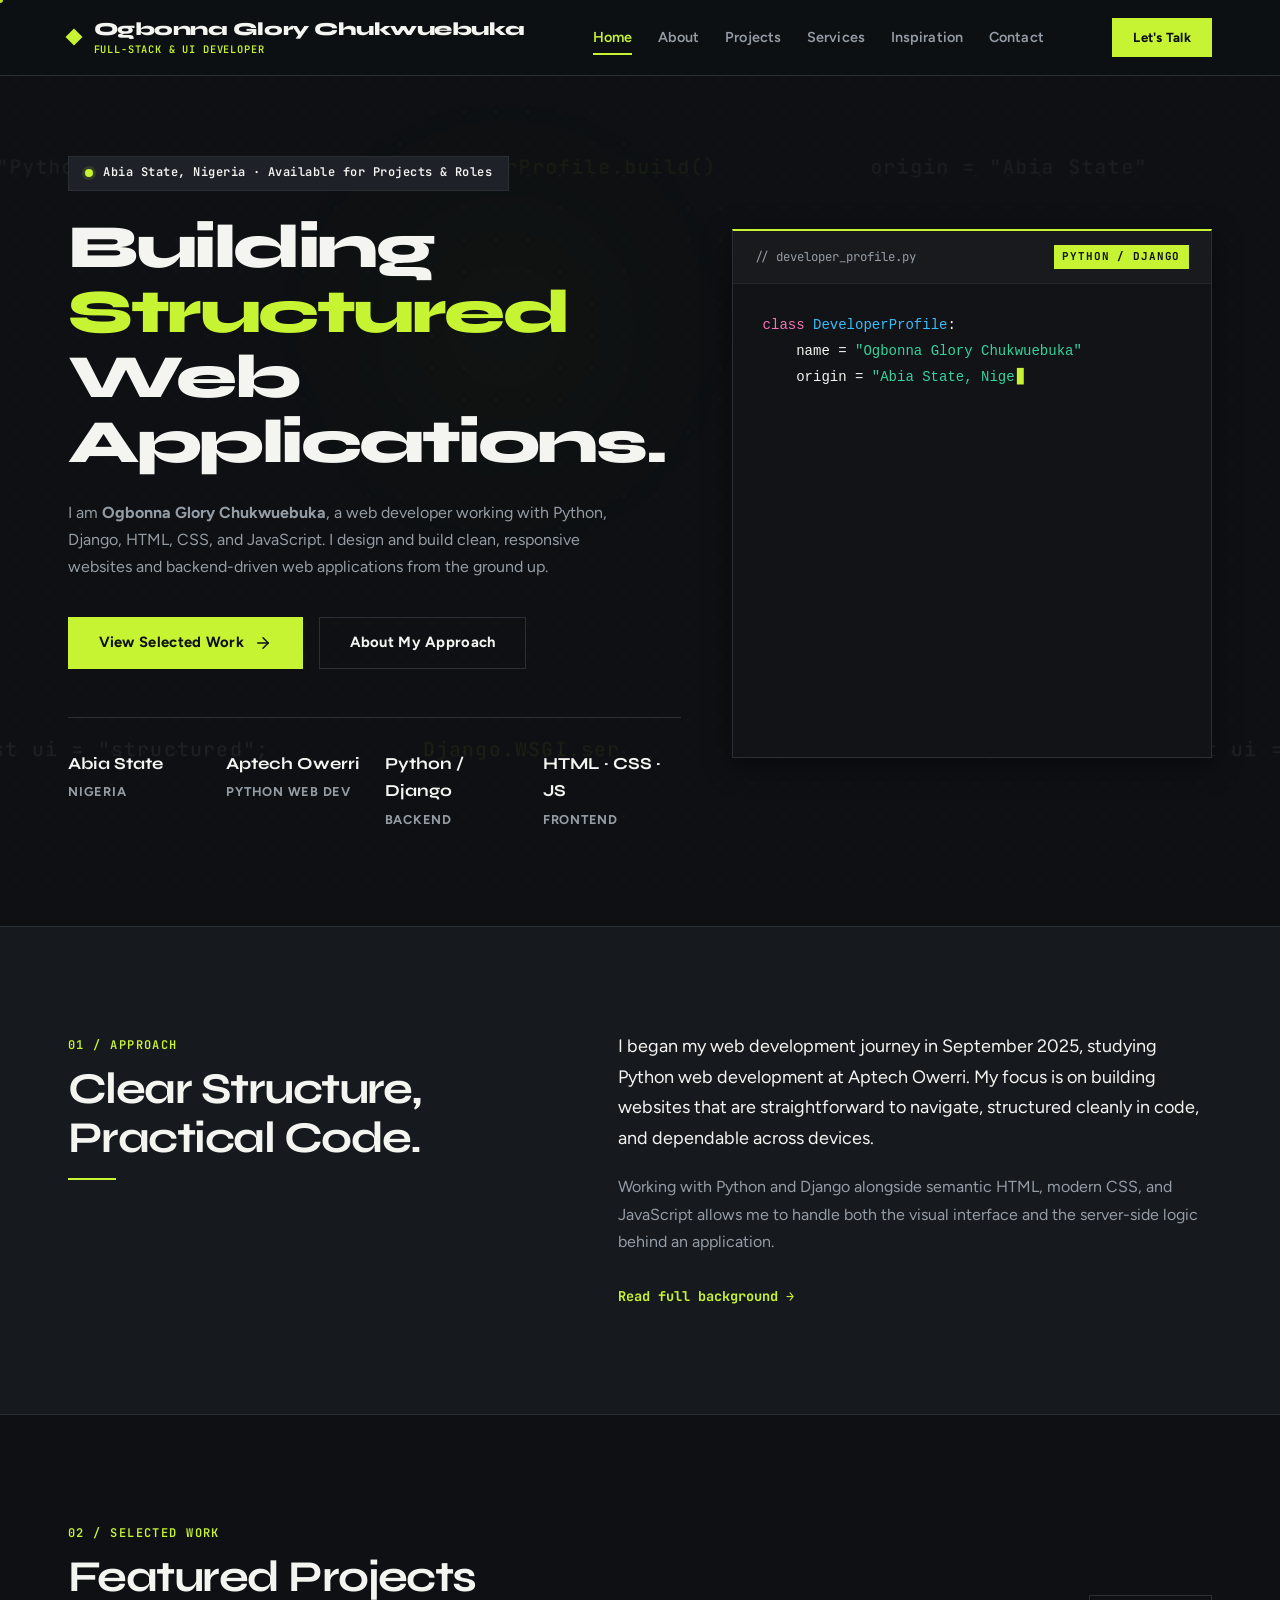
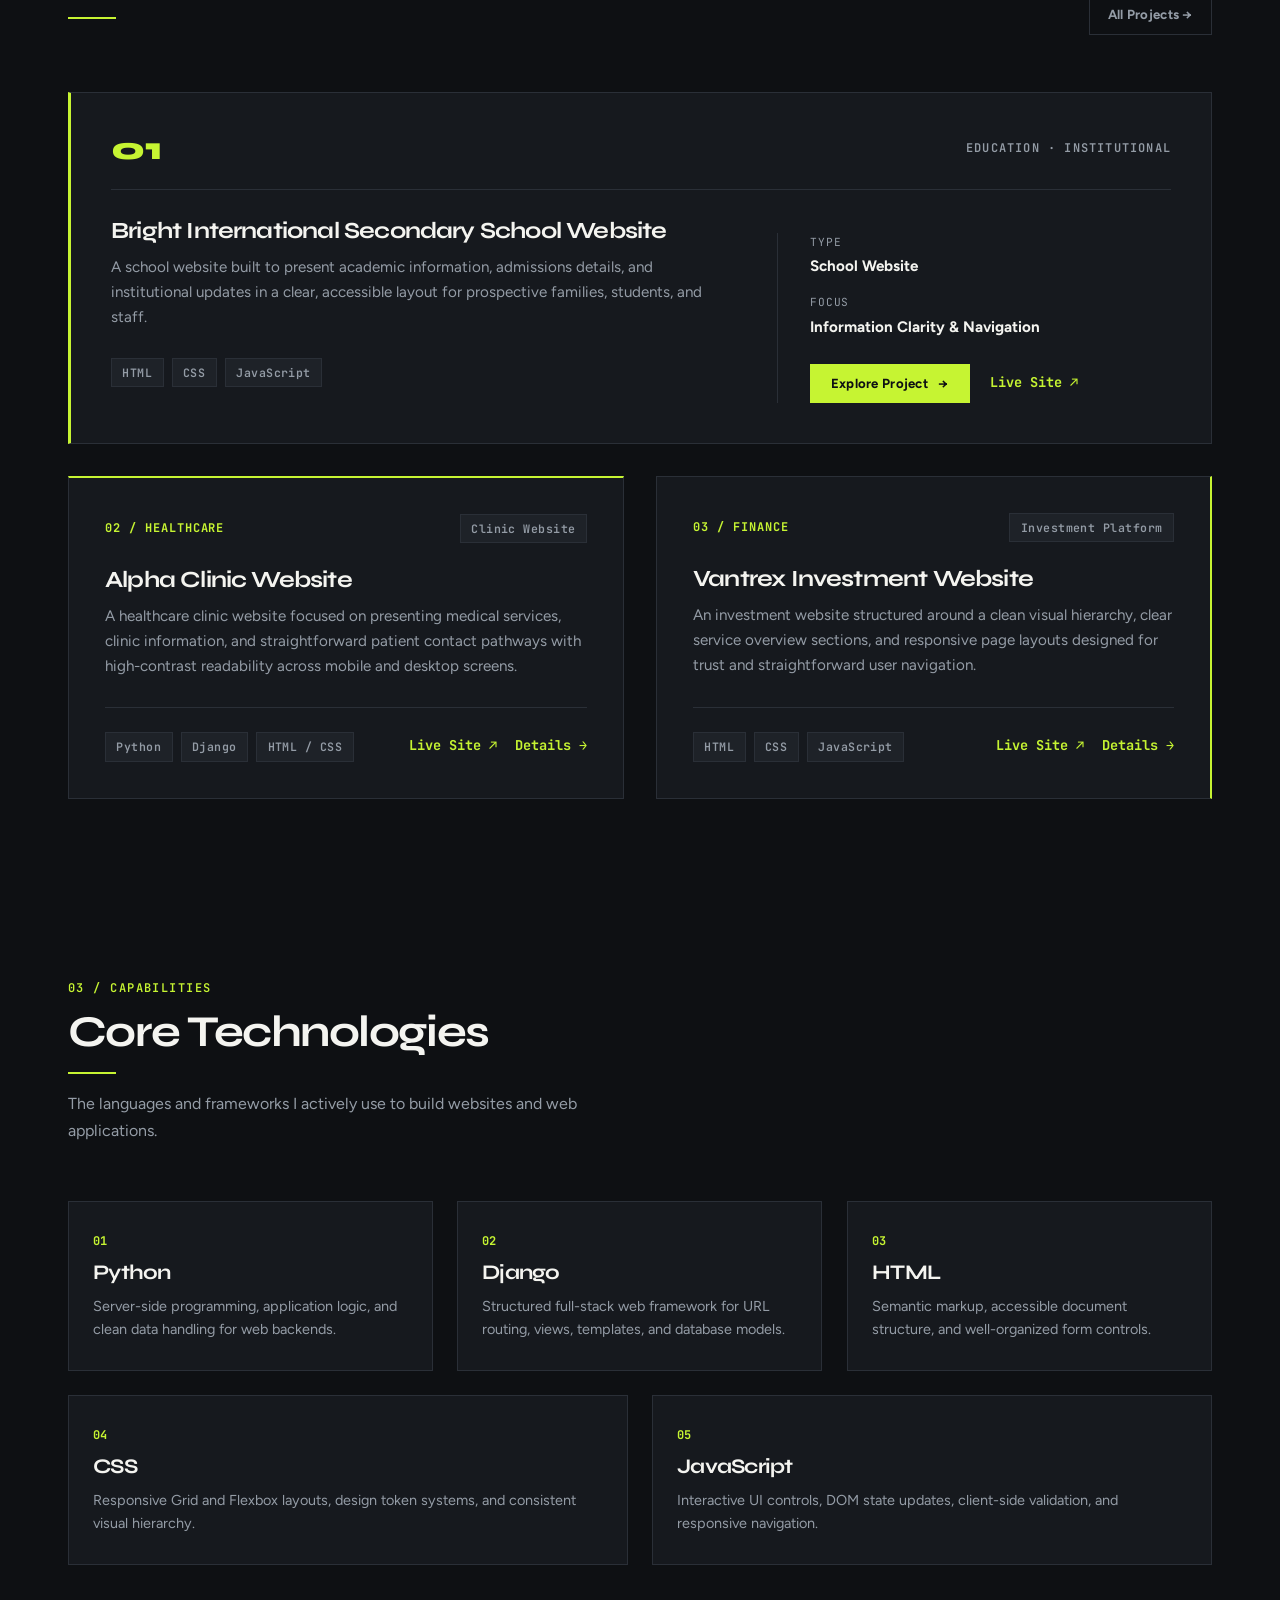
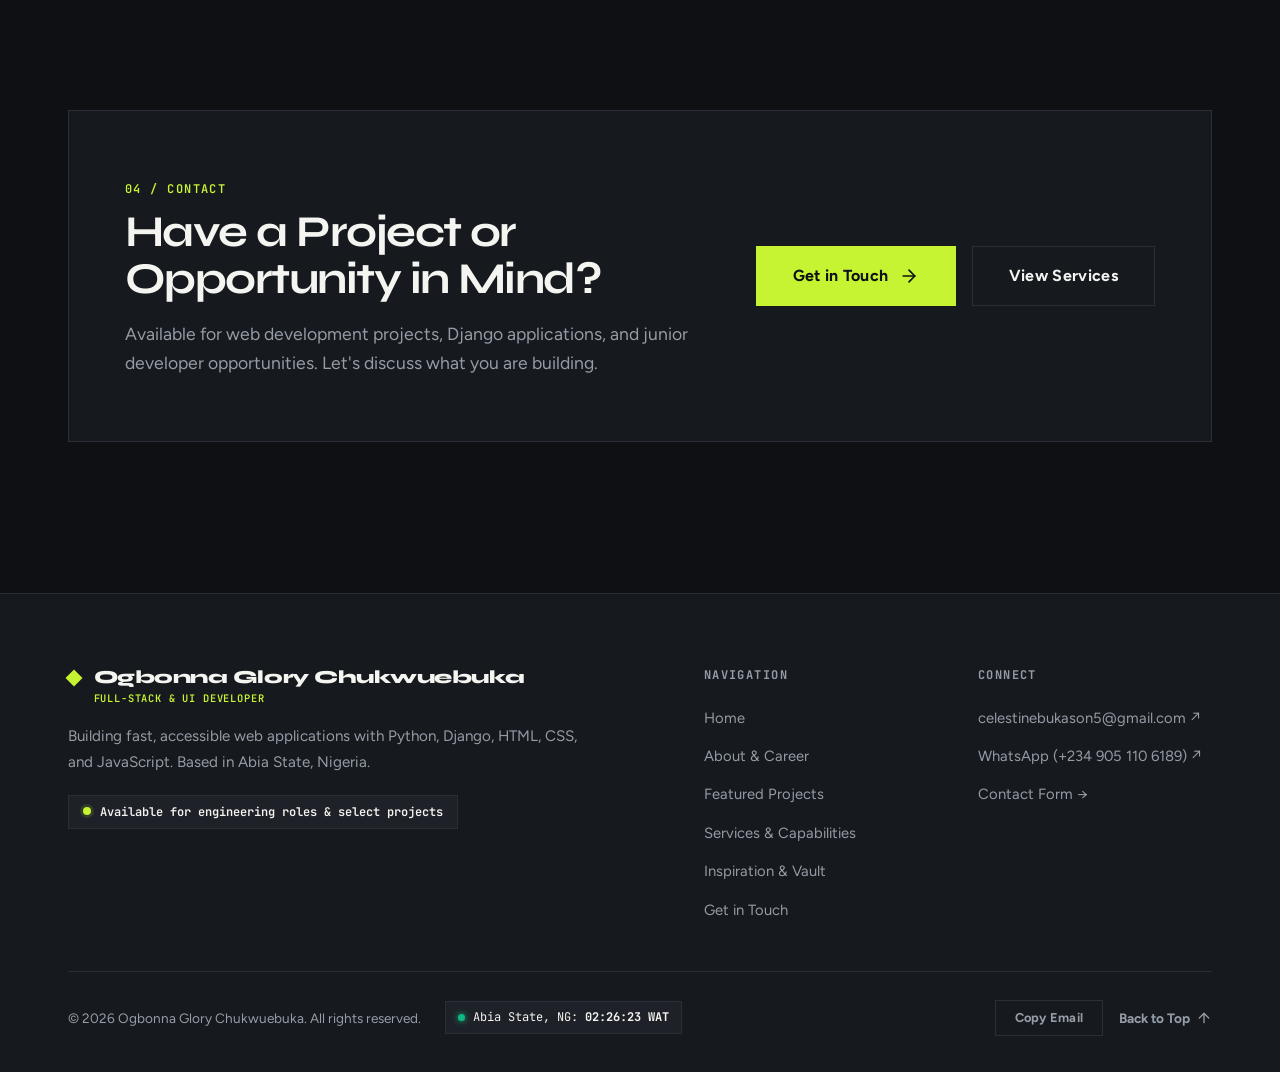
<file: index.html>
<!DOCTYPE html>
<html lang="en" data-theme="dark">
<head>
  <meta charset="UTF-8" />
  <meta name="viewport" content="width=device-width, initial-scale=1.0" />
  <meta name="description" content="Ogbonna Glory Chukwuebuka — Web Developer building structured, responsive web applications with Python, Django, HTML, CSS, and JavaScript." />
  <meta property="og:title" content="Ogbonna Glory Chukwuebuka — Web Developer" />
  <meta property="og:description" content="Personal developer portfolio of Ogbonna Glory Chukwuebuka. Python, Django, HTML, CSS, and JavaScript." />
  <meta property="og:type" content="website" />
  <meta name="twitter:card" content="summary_large_image" />
  
  <title>Ogbonna Glory Chukwuebuka — Web Developer</title>
  <link rel="icon" href="data:image/svg+xml,<svg xmlns='http://www.w3.org/2000/svg' viewBox='0 0 32 32'><rect width='32' height='32' rx='8' fill='%230B0D10'/><path d='M16 6 L26 16 L16 26 L6 16 Z' fill='%23C6F432'/></svg>">
  
  <!-- Google Fonts: Syne + Figtree + JetBrains Mono -->
  <link rel="preconnect" href="https://fonts.googleapis.com">
  <link rel="preconnect" href="https://fonts.gstatic.com" crossorigin>
  <link href="https://fonts.googleapis.com/css2?family=Figtree:ital,wght@0,300..900;1,300..900&family=JetBrains+Mono:wght@400;500;600&family=Syne:wght@600;700;800&display=swap" rel="stylesheet">
  
  <link rel="stylesheet" href="css/style.css" />
</head>
<body class="page-home">
  <!-- Skip to content for accessibility -->
  <a href="#main-content" class="skip-link">Skip to main content</a>

  <!-- Injected Shared Header Component -->
  <div id="site-header-root"></div>

  <main id="main-content">
    <!-- SECTION 1: EDITORIAL STATEMENT HERO -->
    <section class="hero-section" id="hero">
      <div class="hero-glow-bg" aria-hidden="true"></div>
      <div class="container hero-container">
        <div class="hero-content reveal">
          <div class="eyebrow-badge">
            <span class="pulse-indicator"></span>
            <span>Abia State, Nigeria · Available for Projects &amp; Roles</span>
          </div>
          
          <h1 class="hero-title-oversized">
            Building <span class="gradient-text">Structured</span> Web Applications.
          </h1>
          
          <p class="hero-lead-text">
            I am <strong>Ogbonna Glory Chukwuebuka</strong>, a web developer working with Python, Django, HTML, CSS, and JavaScript. I design and build clean, responsive websites and backend-driven web applications from the ground up.
          </p>

          <div class="hero-cta-group">
            <a href="projects.html" class="btn btn-ice magnetic">
              <span>View Selected Work</span>
              <svg xmlns="http://www.w3.org/2000/svg" width="18" height="18" viewBox="0 0 24 24" fill="none" stroke="currentColor" stroke-width="2" stroke-linecap="round" stroke-linejoin="round">
                <line x1="5" y1="12" x2="19" y2="12"></line>
                <polyline points="12 5 19 12 12 19"></polyline>
              </svg>
            </a>
            <a href="about.html" class="btn btn-ghost magnetic">About My Approach</a>
          </div>

          <!-- Factual Identity & Stack Strip -->
          <div class="hero-stats-row hero-meta-strip">
            <div class="stat-box">
              <span class="meta-strip-value">Abia State</span>
              <span class="stat-label">Nigeria</span>
            </div>
            <div class="stat-box">
              <span class="meta-strip-value">Aptech Owerri</span>
              <span class="stat-label">Python Web Dev</span>
            </div>
            <div class="stat-box">
              <span class="meta-strip-value">Python / Django</span>
              <span class="stat-label">Backend</span>
            </div>
            <div class="stat-box">
              <span class="meta-strip-value">HTML · CSS · JS</span>
              <span class="stat-label">Frontend</span>
            </div>
          </div>
        </div>

        <!-- Hero Technical Visual (Architectural Python Specification) -->
        <div class="hero-visual reveal delay-1">
          <div class="ice-card-float">
            <div class="terminal-card spec-panel spotlight-card">
              <div class="terminal-bar spec-bar">
                <span class="terminal-title">// developer_profile.py</span>
                <span class="spec-tag">PYTHON / DJANGO</span>
              </div>
              <pre class="terminal-body"><code id="hero-typed-code"><span class="c-keyword">class</span> <span class="c-obj">DeveloperProfile</span>:
    name = <span class="c-str">"Ogbonna Glory Chukwuebuka"</span>
    origin = <span class="c-str">"Abia State, Nigeria"</span>
    training = <span class="c-str">"Aptech Owerri"</span>
    started = <span class="c-str">"September 2025"</span>

    stack = {
        <span class="c-str">"backend"</span>: [<span class="c-str">"Python"</span>, <span class="c-str">"Django"</span>],
        <span class="c-str">"frontend"</span>: [<span class="c-str">"HTML"</span>, <span class="c-str">"CSS"</span>, <span class="c-str">"JavaScript"</span>],
    }

    projects = [
        <span class="c-str">"Bright International Secondary School"</span>,
        <span class="c-str">"Alpha Clinic"</span>,
        <span class="c-str">"Vantrex Investment"</span>,
    ]</code></pre>
            </div>
          </div>
        </div>
      </div>
    </section>

    <!-- SECTION 2: CONCISE INTRODUCTION / ABOUT PREVIEW -->
    <section class="section intro-preview-section" id="about-preview">
      <div class="container">
        <div class="intro-split-grid reveal">
          <div class="intro-left">
            <span class="eyebrow">01 / Approach</span>
            <h2 class="section-title">Clear Structure, Practical Code.</h2>
            <div class="heading-line"></div>
          </div>
          <div class="intro-right">
            <p class="intro-body-lead">
              I began my web development journey in September 2025, studying Python web development at Aptech Owerri. My focus is on building websites that are straightforward to navigate, structured cleanly in code, and dependable across devices.
            </p>
            <p class="intro-body-sub">
              Working with Python and Django alongside semantic HTML, modern CSS, and JavaScript allows me to handle both the visual interface and the server-side logic behind an application.
            </p>
            <div class="intro-actions">
              <a href="about.html" class="editorial-link">
                <span>Read full background</span>
                <span aria-hidden="true">&rarr;</span>
              </a>
            </div>
          </div>
        </div>
      </div>
    </section>

    <!-- SECTION 3: FEATURED PROJECTS (3 REAL PROJECTS WITH DISTINCT PRESENTATIONS) -->
    <section class="section" id="selected-projects">
      <div class="container">
        <div class="section-heading section-heading-split reveal">
          <div>
            <span class="eyebrow">02 / Selected Work</span>
            <h2 class="section-title">Featured Projects</h2>
            <div class="heading-line"></div>
          </div>
          <a href="projects.html" class="btn btn-ghost-sm">All Projects &rarr;</a>
        </div>

        <div class="editorial-projects-layout">
          <!-- Project 1: Full-Width Architectural Showcase -->
          <article class="project-feature-wide glass-card spotlight-card reveal">
            <div class="project-wide-meta">
              <span class="project-index">01</span>
              <span class="project-domain">Education · Institutional</span>
            </div>
            <div class="project-wide-body">
              <div class="project-wide-info">
                <h3 class="project-heading">Bright International Secondary School Website</h3>
                <p class="project-summary">
                  A school website built to present academic information, admissions details, and institutional updates in a clear, accessible layout for prospective families, students, and staff.
                </p>
                <div class="project-tags">
                  <span class="tag-badge">HTML</span>
                  <span class="tag-badge">CSS</span>
                  <span class="tag-badge">JavaScript</span>
                </div>
              </div>
              <div class="project-wide-aside">
                <div class="project-spec-list">
                  <div class="spec-row">
                    <span>Type</span>
                    <strong>School Website</strong>
                  </div>
                  <div class="spec-row">
                    <span>Focus</span>
                    <strong>Information Clarity &amp; Navigation</strong>
                  </div>
                </div>
                <div class="project-actions" style="display: flex; align-items: center; gap: 1.25rem; flex-wrap: wrap;">
                  <a href="projects.html" class="btn btn-ice-sm magnetic">
                    <span>Explore Project</span>
                    <span aria-hidden="true">&rarr;</span>
                  </a>
                  <a href="https://iamlegend-dotcom.github.io/bright-international-school/" target="_blank" rel="noopener noreferrer" class="editorial-link">
                    Live Site &nearr;
                  </a>
                </div>
              </div>
            </div>
          </article>

          <!-- Project 2 & Project 3: Asymmetric Two-Column Split -->
          <div class="project-split-pair">
            <!-- Project 2: Alpha Clinic (Left-Border Accent Card) -->
            <article class="project-feature-clinic glass-card spotlight-card reveal delay-1">
              <div class="project-card-top">
                <span class="project-index-sm">02 / Healthcare</span>
                <span class="tag-badge">Clinic Website</span>
              </div>
              <h3 class="project-heading">Alpha Clinic Website</h3>
              <p class="project-summary">
                A healthcare clinic website focused on presenting medical services, clinic information, and straightforward patient contact pathways with high-contrast readability across mobile and desktop screens.
              </p>
              <div class="project-footer-bar">
                <div class="project-tags" style="margin-bottom: 0;">
                  <span class="tag-badge">Python</span>
                  <span class="tag-badge">Django</span>
                  <span class="tag-badge">HTML / CSS</span>
                </div>
                <div style="display: flex; align-items: center; gap: 1.15rem; flex-wrap: wrap;">
                  <a href="https://iamlegend-dotcom.github.io/alpha-clinic/" target="_blank" rel="noopener noreferrer" class="editorial-link">Live Site &nearr;</a>
                  <a href="projects.html" class="editorial-link">Details &rarr;</a>
                </div>
              </div>
            </article>

            <!-- Project 3: Vantrex Investment (Top-Rule Technical Card) -->
            <article class="project-feature-vantrex glass-card spotlight-card reveal delay-2">
              <div class="project-card-top">
                <span class="project-index-sm">03 / Finance</span>
                <span class="tag-badge">Investment Platform</span>
              </div>
              <h3 class="project-heading">Vantrex Investment Website</h3>
              <p class="project-summary">
                An investment website structured around a clean visual hierarchy, clear service overview sections, and responsive page layouts designed for trust and straightforward user navigation.
              </p>
              <div class="project-footer-bar">
                <div class="project-tags" style="margin-bottom: 0;">
                  <span class="tag-badge">HTML</span>
                  <span class="tag-badge">CSS</span>
                  <span class="tag-badge">JavaScript</span>
                </div>
                <div style="display: flex; align-items: center; gap: 1.15rem; flex-wrap: wrap;">
                  <a href="https://iamlegend-dotcom.github.io/Vantrex-market/" target="_blank" rel="noopener noreferrer" class="editorial-link">Live Site &nearr;</a>
                  <a href="projects.html" class="editorial-link">Details &rarr;</a>
                </div>
              </div>
            </article>
          </div>
        </div>
      </div>
    </section>

    <!-- SECTION 4: ACTUAL SKILLS & TECHNOLOGY STACK -->
    <section class="section section-pad" id="stack">
      <div class="container">
        <div class="section-heading reveal">
          <span class="eyebrow">03 / Capabilities</span>
          <h2 class="section-title">Core Technologies</h2>
          <div class="heading-line"></div>
          <p class="hero-lead-text" style="margin-top: 1rem; margin-bottom: 0;">
            The languages and frameworks I actively use to build websites and web applications.
          </p>
        </div>

        <div class="stack-index-grid">
          <div class="stack-item glass-card reveal">
            <span class="stack-num">01</span>
            <h3 class="stack-name">Python</h3>
            <p class="stack-desc">Server-side programming, application logic, and clean data handling for web backends.</p>
          </div>

          <div class="stack-item glass-card reveal delay-1">
            <span class="stack-num">02</span>
            <h3 class="stack-name">Django</h3>
            <p class="stack-desc">Structured full-stack web framework for URL routing, views, templates, and database models.</p>
          </div>

          <div class="stack-item glass-card reveal delay-2">
            <span class="stack-num">03</span>
            <h3 class="stack-name">HTML</h3>
            <p class="stack-desc">Semantic markup, accessible document structure, and well-organized form controls.</p>
          </div>

          <div class="stack-item glass-card reveal delay-3">
            <span class="stack-num">04</span>
            <h3 class="stack-name">CSS</h3>
            <p class="stack-desc">Responsive Grid and Flexbox layouts, design token systems, and consistent visual hierarchy.</p>
          </div>

          <div class="stack-item glass-card reveal delay-4">
            <span class="stack-num">05</span>
            <h3 class="stack-name">JavaScript</h3>
            <p class="stack-desc">Interactive UI controls, DOM state updates, client-side validation, and responsive navigation.</p>
          </div>
        </div>
      </div>
    </section>

    <!-- SECTION 5: CONTACT CALL TO ACTION -->
    <section class="section-pad" id="home-cta">
      <div class="container">
        <div class="cta-banner glass-card spotlight-card reveal">
          <div class="cta-content">
            <span class="eyebrow">04 / Contact</span>
            <h2 class="cta-title">Have a Project or Opportunity in Mind?</h2>
            <p class="cta-desc">
              Available for web development projects, Django applications, and junior developer opportunities. Let's discuss what you are building.
            </p>
          </div>
          <div class="cta-action" style="display: flex; gap: 1rem; flex-wrap: wrap;">
            <a href="contact.html" class="btn btn-ice btn-lg magnetic">
              <span>Get in Touch</span>
              <svg xmlns="http://www.w3.org/2000/svg" width="20" height="20" viewBox="0 0 24 24" fill="none" stroke="currentColor" stroke-width="2" stroke-linecap="round" stroke-linejoin="round">
                <line x1="5" y1="12" x2="19" y2="12"></line>
                <polyline points="12 5 19 12 12 19"></polyline>
              </svg>
            </a>
            <a href="services.html" class="btn btn-ghost btn-lg magnetic">View Services</a>
          </div>
        </div>
      </div>
    </section>
  </main>

  <!-- Injected Shared Footer Component -->
  <div id="site-footer-root"></div>

  <!-- Shared Component Loader & Scripts -->
  <script src="js/components.js"></script>
  <script src="js/script.js"></script>
</body>
</html>
</file>
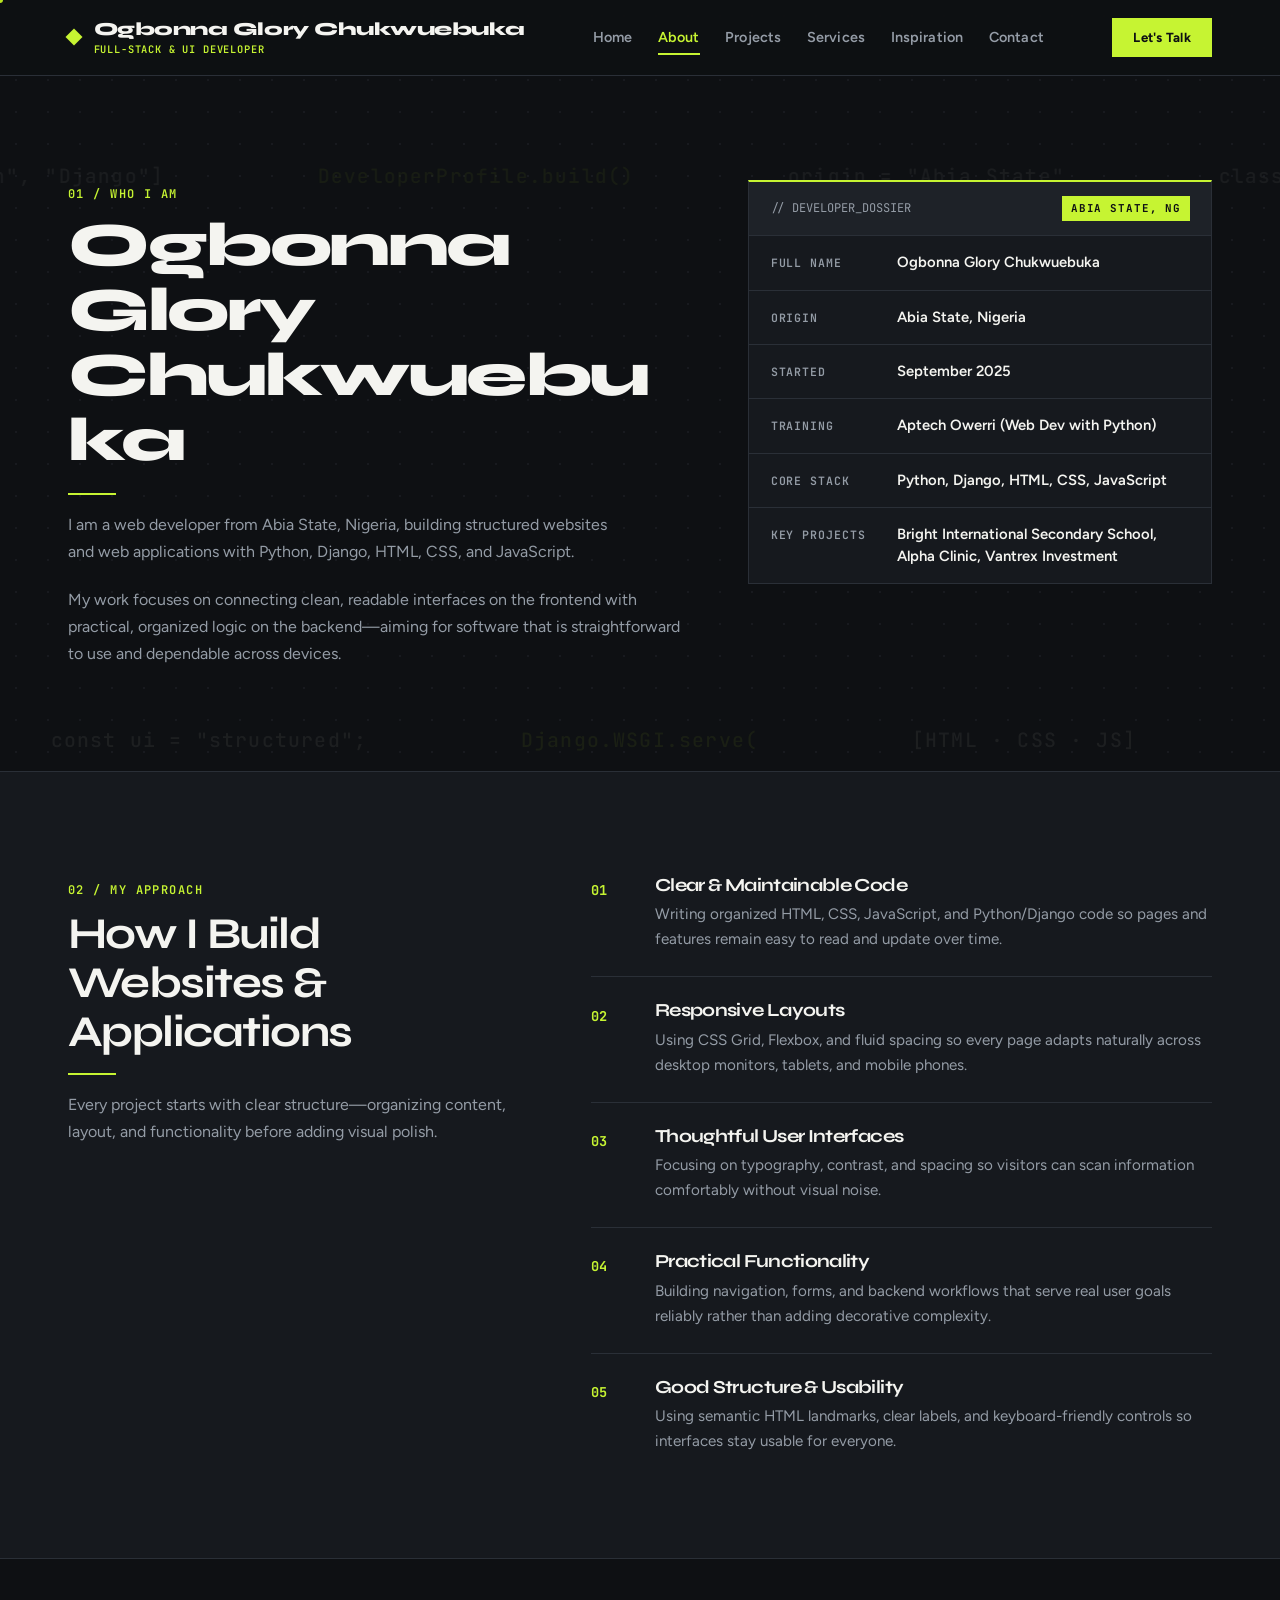
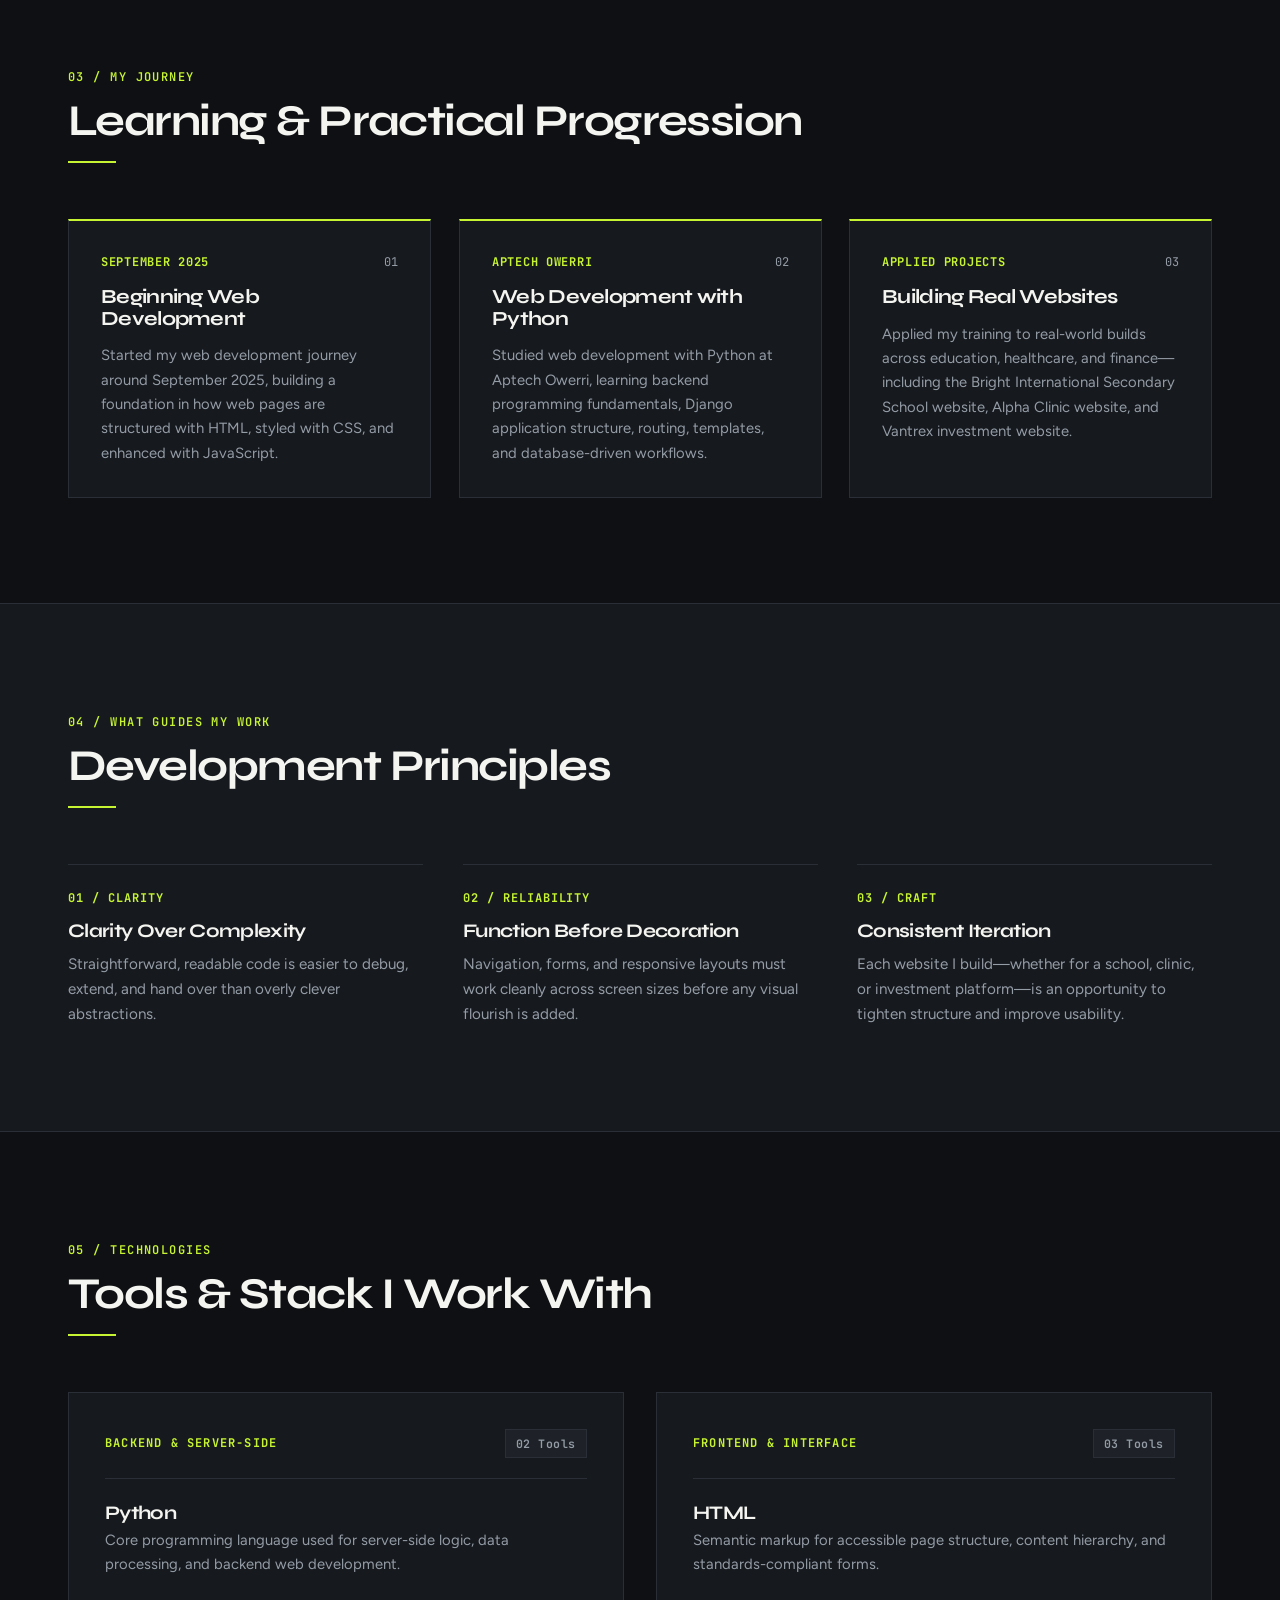
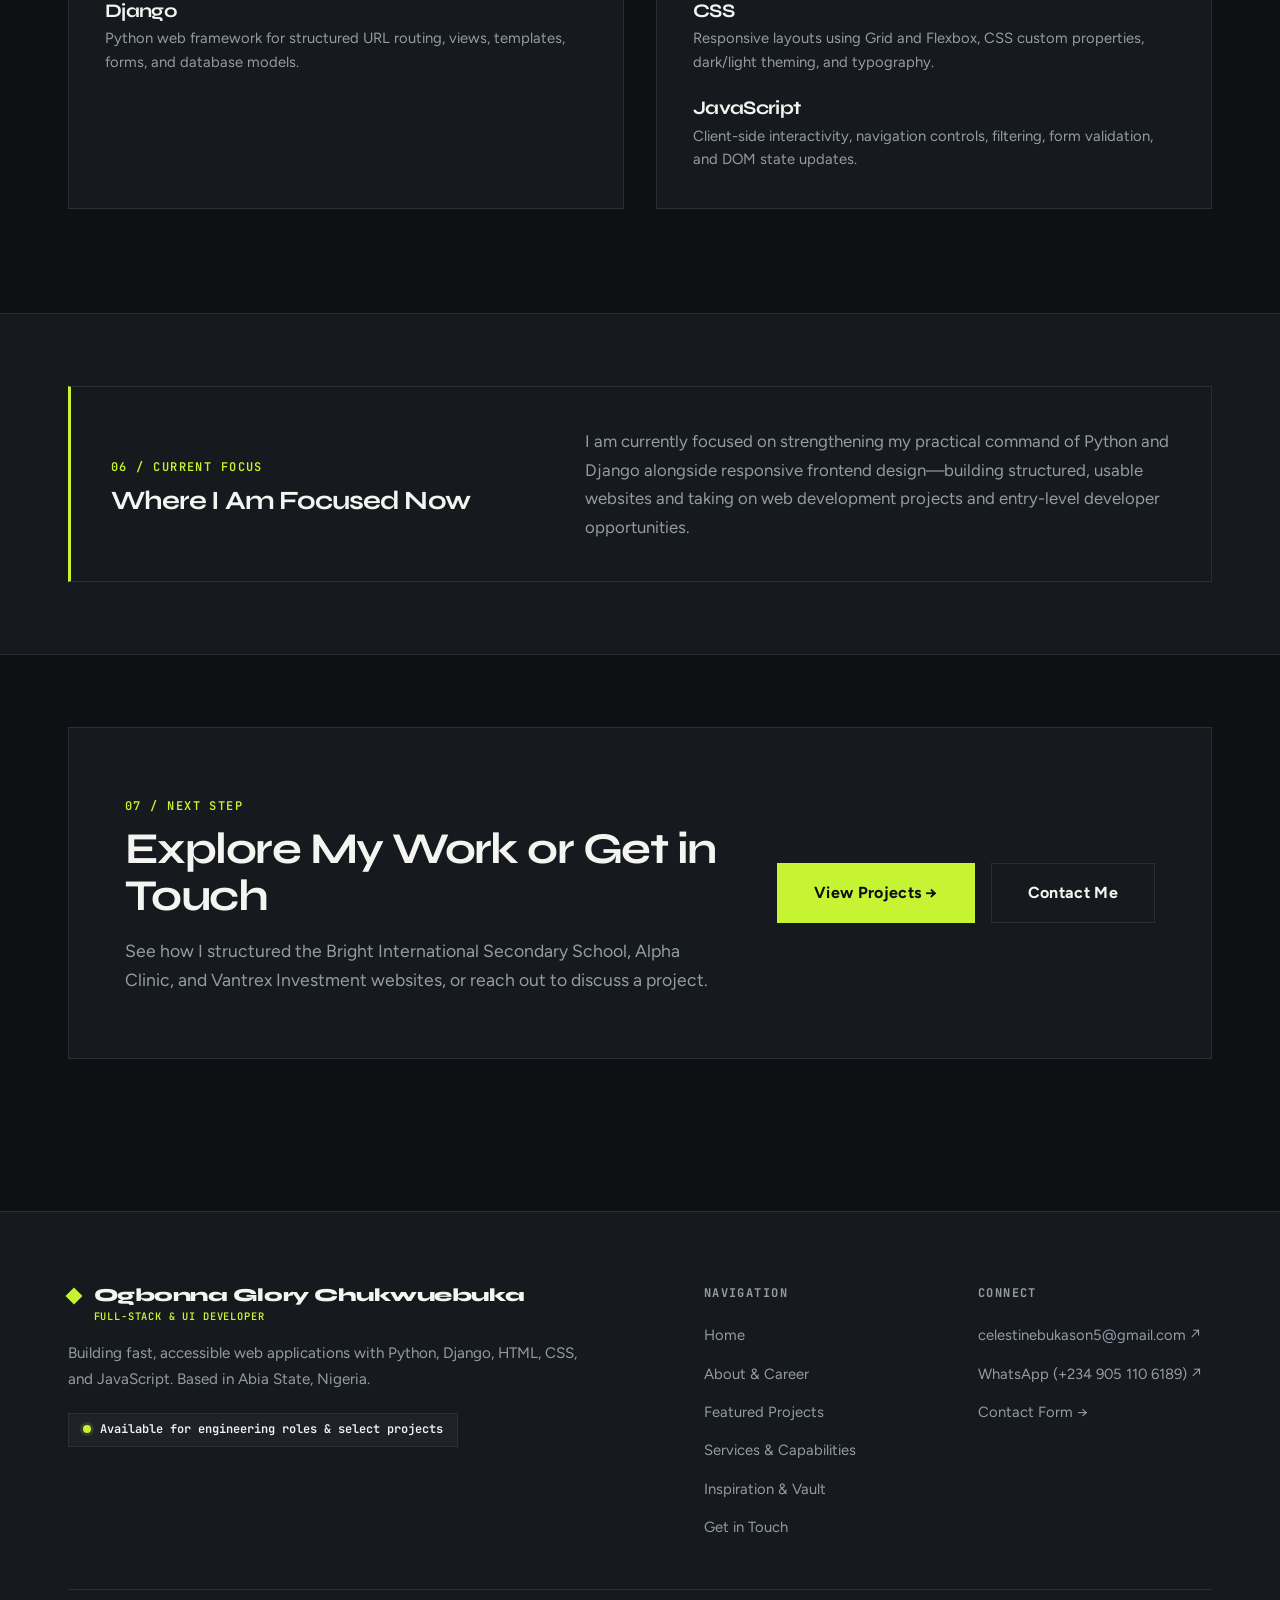
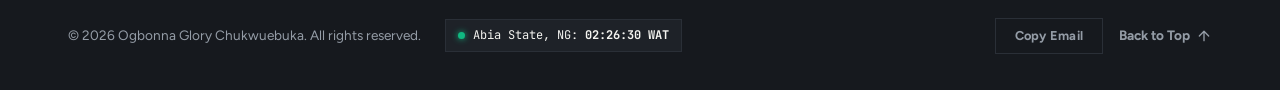
<file: about.html>
<!DOCTYPE html>
<html lang="en" data-theme="dark">
<head>
  <meta charset="UTF-8" />
  <meta name="viewport" content="width=device-width, initial-scale=1.0" />
  <meta name="description" content="About Ogbonna Glory Chukwuebuka — Web Developer from Abia State, Nigeria, working with Python, Django, HTML, CSS, and JavaScript." />
  <meta property="og:title" content="About — Ogbonna Glory Chukwuebuka" />
  <meta property="og:description" content="Background, development approach, Aptech Owerri training, and core technologies of Ogbonna Glory Chukwuebuka." />
  <title>About — Ogbonna Glory Chukwuebuka</title>
  <link rel="icon" href="data:image/svg+xml,<svg xmlns='http://www.w3.org/2000/svg' viewBox='0 0 32 32'><rect width='32' height='32' rx='8' fill='%230B0D10'/><path d='M16 6 L26 16 L16 26 L6 16 Z' fill='%23C6F432'/></svg>">
  
  <link rel="preconnect" href="https://fonts.googleapis.com">
  <link rel="preconnect" href="https://fonts.gstatic.com" crossorigin>
  <link href="https://fonts.googleapis.com/css2?family=Figtree:ital,wght@0,300..900;1,300..900&family=JetBrains+Mono:wght@400;500;600&family=Syne:wght@600;700;800&display=swap" rel="stylesheet">
  
  <link rel="stylesheet" href="css/style.css" />
</head>
<body class="page-about">
  <a href="#main-content" class="skip-link">Skip to main content</a>
  <div id="site-header-root"></div>

  <main id="main-content">
    <!-- A. INTRODUCTION — WHO I AM -->
    <section class="section about-intro-section" id="who-i-am">
      <div class="container">
        <div class="about-hero-grid">
          <div class="about-narrative reveal">
            <span class="eyebrow">01 / Who I Am</span>
            <h1 class="hero-title-oversized" style="margin-bottom: 1.25rem;">Ogbonna Glory Chukwuebuka</h1>
            <div class="heading-line"></div>
            
            <p class="hero-lead-text" style="margin-bottom: 1.25rem;">
              I am a web developer from Abia State, Nigeria, building structured websites and web applications with Python, Django, HTML, CSS, and JavaScript.
            </p>
            <p class="about-body-copy">
              My work focuses on connecting clean, readable interfaces on the frontend with practical, organized logic on the backend—aiming for software that is straightforward to use and dependable across devices.
            </p>
          </div>

          <!-- Architectural Profile Dossier (No Broken Photo Placeholder) -->
          <aside class="about-dossier-card glass-card reveal delay-1" aria-label="Developer Profile Summary">
            <div class="dossier-header">
              <span class="dossier-label">// DEVELOPER_DOSSIER</span>
              <span class="spec-tag">ABIA STATE, NG</span>
            </div>
            <dl class="dossier-list">
              <div class="dossier-row">
                <dt>Full Name</dt>
                <dd>Ogbonna Glory Chukwuebuka</dd>
              </div>
              <div class="dossier-row">
                <dt>Origin</dt>
                <dd>Abia State, Nigeria</dd>
              </div>
              <div class="dossier-row">
                <dt>Started</dt>
                <dd>September 2025</dd>
              </div>
              <div class="dossier-row">
                <dt>Training</dt>
                <dd>Aptech Owerri (Web Dev with Python)</dd>
              </div>
              <div class="dossier-row">
                <dt>Core Stack</dt>
                <dd>Python, Django, HTML, CSS, JavaScript</dd>
              </div>
              <div class="dossier-row">
                <dt>Key Projects</dt>
                <dd>Bright International Secondary School, Alpha Clinic, Vantrex Investment</dd>
              </div>
            </dl>
          </aside>
        </div>
      </div>
    </section>

    <!-- B. MY APPROACH -->
    <section class="section about-surface-band" id="approach">
      <div class="container">
        <div class="about-approach-grid reveal">
          <div class="approach-heading-col">
            <span class="eyebrow">02 / My Approach</span>
            <h2 class="section-title">How I Build Websites &amp; Applications</h2>
            <div class="heading-line"></div>
            <p class="about-body-copy">
              Every project starts with clear structure—organizing content, layout, and functionality before adding visual polish.
            </p>
          </div>

          <div class="approach-list">
            <div class="approach-row">
              <span class="approach-num">01</span>
              <div>
                <h3 class="approach-title">Clear &amp; Maintainable Code</h3>
                <p class="approach-desc">Writing organized HTML, CSS, JavaScript, and Python/Django code so pages and features remain easy to read and update over time.</p>
              </div>
            </div>
            <div class="approach-row">
              <span class="approach-num">02</span>
              <div>
                <h3 class="approach-title">Responsive Layouts</h3>
                <p class="approach-desc">Using CSS Grid, Flexbox, and fluid spacing so every page adapts naturally across desktop monitors, tablets, and mobile phones.</p>
              </div>
            </div>
            <div class="approach-row">
              <span class="approach-num">03</span>
              <div>
                <h3 class="approach-title">Thoughtful User Interfaces</h3>
                <p class="approach-desc">Focusing on typography, contrast, and spacing so visitors can scan information comfortably without visual noise.</p>
              </div>
            </div>
            <div class="approach-row">
              <span class="approach-num">04</span>
              <div>
                <h3 class="approach-title">Practical Functionality</h3>
                <p class="approach-desc">Building navigation, forms, and backend workflows that serve real user goals reliably rather than adding decorative complexity.</p>
              </div>
            </div>
            <div class="approach-row">
              <span class="approach-num">05</span>
              <div>
                <h3 class="approach-title">Good Structure &amp; Usability</h3>
                <p class="approach-desc">Using semantic HTML landmarks, clear labels, and keyboard-friendly controls so interfaces stay usable for everyone.</p>
              </div>
            </div>
          </div>
        </div>
      </div>
    </section>

    <!-- C. MY JOURNEY -->
    <section class="section" id="journey">
      <div class="container">
        <div class="section-heading reveal">
          <span class="eyebrow">03 / My Journey</span>
          <h2 class="section-title">Learning &amp; Practical Progression</h2>
          <div class="heading-line"></div>
        </div>

        <div class="journey-grid">
          <article class="journey-step glass-card reveal">
            <div class="journey-meta">
              <span class="journey-date">September 2025</span>
              <span class="journey-index">01</span>
            </div>
            <h3 class="journey-title">Beginning Web Development</h3>
            <p class="journey-desc">
              Started my web development journey around September 2025, building a foundation in how web pages are structured with HTML, styled with CSS, and enhanced with JavaScript.
            </p>
          </article>

          <article class="journey-step glass-card reveal delay-1">
            <div class="journey-meta">
              <span class="journey-date">Aptech Owerri</span>
              <span class="journey-index">02</span>
            </div>
            <h3 class="journey-title">Web Development with Python</h3>
            <p class="journey-desc">
              Studied web development with Python at Aptech Owerri, learning backend programming fundamentals, Django application structure, routing, templates, and database-driven workflows.
            </p>
          </article>

          <article class="journey-step glass-card reveal delay-2">
            <div class="journey-meta">
              <span class="journey-date">Applied Projects</span>
              <span class="journey-index">03</span>
            </div>
            <h3 class="journey-title">Building Real Websites</h3>
            <p class="journey-desc">
              Applied my training to real-world builds across education, healthcare, and finance—including the Bright International Secondary School website, Alpha Clinic website, and Vantrex investment website.
            </p>
          </article>
        </div>
      </div>
    </section>

    <!-- D. WHAT GUIDES MY WORK -->
    <section class="section about-surface-band" id="principles">
      <div class="container">
        <div class="section-heading reveal">
          <span class="eyebrow">04 / What Guides My Work</span>
          <h2 class="section-title">Development Principles</h2>
          <div class="heading-line"></div>
        </div>

        <div class="principles-grid">
          <div class="principle-item reveal">
            <span class="principle-tag">01 / CLARITY</span>
            <h3 class="principle-title">Clarity Over Complexity</h3>
            <p class="principle-desc">
              Straightforward, readable code is easier to debug, extend, and hand over than overly clever abstractions.
            </p>
          </div>

          <div class="principle-item reveal delay-1">
            <span class="principle-tag">02 / RELIABILITY</span>
            <h3 class="principle-title">Function Before Decoration</h3>
            <p class="principle-desc">
              Navigation, forms, and responsive layouts must work cleanly across screen sizes before any visual flourish is added.
            </p>
          </div>

          <div class="principle-item reveal delay-2">
            <span class="principle-tag">03 / CRAFT</span>
            <h3 class="principle-title">Consistent Iteration</h3>
            <p class="principle-desc">
              Each website I build—whether for a school, clinic, or investment platform—is an opportunity to tighten structure and improve usability.
            </p>
          </div>
        </div>
      </div>
    </section>

    <!-- E. TECHNOLOGIES I WORK WITH -->
    <section class="section" id="technologies">
      <div class="container">
        <div class="section-heading reveal">
          <span class="eyebrow">05 / Technologies</span>
          <h2 class="section-title">Tools &amp; Stack I Work With</h2>
          <div class="heading-line"></div>
        </div>

        <div class="tech-layers-grid">
          <!-- Server-Side Layer -->
          <div class="tech-layer-card glass-card reveal">
            <div class="tech-layer-header">
              <span class="tech-layer-label">BACKEND &amp; SERVER-SIDE</span>
              <span class="tag-badge">02 Tools</span>
            </div>
            <div class="tech-layer-list">
              <div class="tech-entry">
                <h3 class="tech-entry-name">Python</h3>
                <p class="tech-entry-desc">Core programming language used for server-side logic, data processing, and backend web development.</p>
              </div>
              <div class="tech-entry">
                <h3 class="tech-entry-name">Django</h3>
                <p class="tech-entry-desc">Python web framework for structured URL routing, views, templates, forms, and database models.</p>
              </div>
            </div>
          </div>

          <!-- Client-Side Layer -->
          <div class="tech-layer-card glass-card reveal delay-1">
            <div class="tech-layer-header">
              <span class="tech-layer-label">FRONTEND &amp; INTERFACE</span>
              <span class="tag-badge">03 Tools</span>
            </div>
            <div class="tech-layer-list">
              <div class="tech-entry">
                <h3 class="tech-entry-name">HTML</h3>
                <p class="tech-entry-desc">Semantic markup for accessible page structure, content hierarchy, and standards-compliant forms.</p>
              </div>
              <div class="tech-entry">
                <h3 class="tech-entry-name">CSS</h3>
                <p class="tech-entry-desc">Responsive layouts using Grid and Flexbox, CSS custom properties, dark/light theming, and typography.</p>
              </div>
              <div class="tech-entry">
                <h3 class="tech-entry-name">JavaScript</h3>
                <p class="tech-entry-desc">Client-side interactivity, navigation controls, filtering, form validation, and DOM state updates.</p>
              </div>
            </div>
          </div>
        </div>
      </div>
    </section>

    <!-- F. CURRENT FOCUS -->
    <section class="section-pad about-surface-band" id="current-focus">
      <div class="container">
        <div class="focus-band glass-card reveal">
          <div class="focus-meta">
            <span class="eyebrow" style="margin-bottom: 0;">06 / Current Focus</span>
            <h2 class="focus-title">Where I Am Focused Now</h2>
          </div>
          <p class="focus-copy">
            I am currently focused on strengthening my practical command of Python and Django alongside responsive frontend design—building structured, usable websites and taking on web development projects and entry-level developer opportunities.
          </p>
        </div>
      </div>
    </section>

    <!-- G. CLOSING CTA -->
    <section class="section-pad" id="about-cta">
      <div class="container">
        <div class="cta-banner glass-card spotlight-card reveal">
          <div class="cta-content">
            <span class="eyebrow">07 / Next Step</span>
            <h2 class="cta-title">Explore My Work or Get in Touch</h2>
            <p class="cta-desc">
              See how I structured the Bright International Secondary School, Alpha Clinic, and Vantrex Investment websites, or reach out to discuss a project.
            </p>
          </div>
          <div class="cta-action" style="display: flex; gap: 1rem; flex-wrap: wrap;">
            <a href="projects.html" class="btn btn-ice btn-lg magnetic">View Projects &rarr;</a>
            <a href="contact.html" class="btn btn-ghost btn-lg magnetic">Contact Me</a>
          </div>
        </div>
      </div>
    </section>
  </main>

  <div id="site-footer-root"></div>

  <script src="js/components.js"></script>
  <script src="js/script.js"></script>
</body>
</html>
</file>
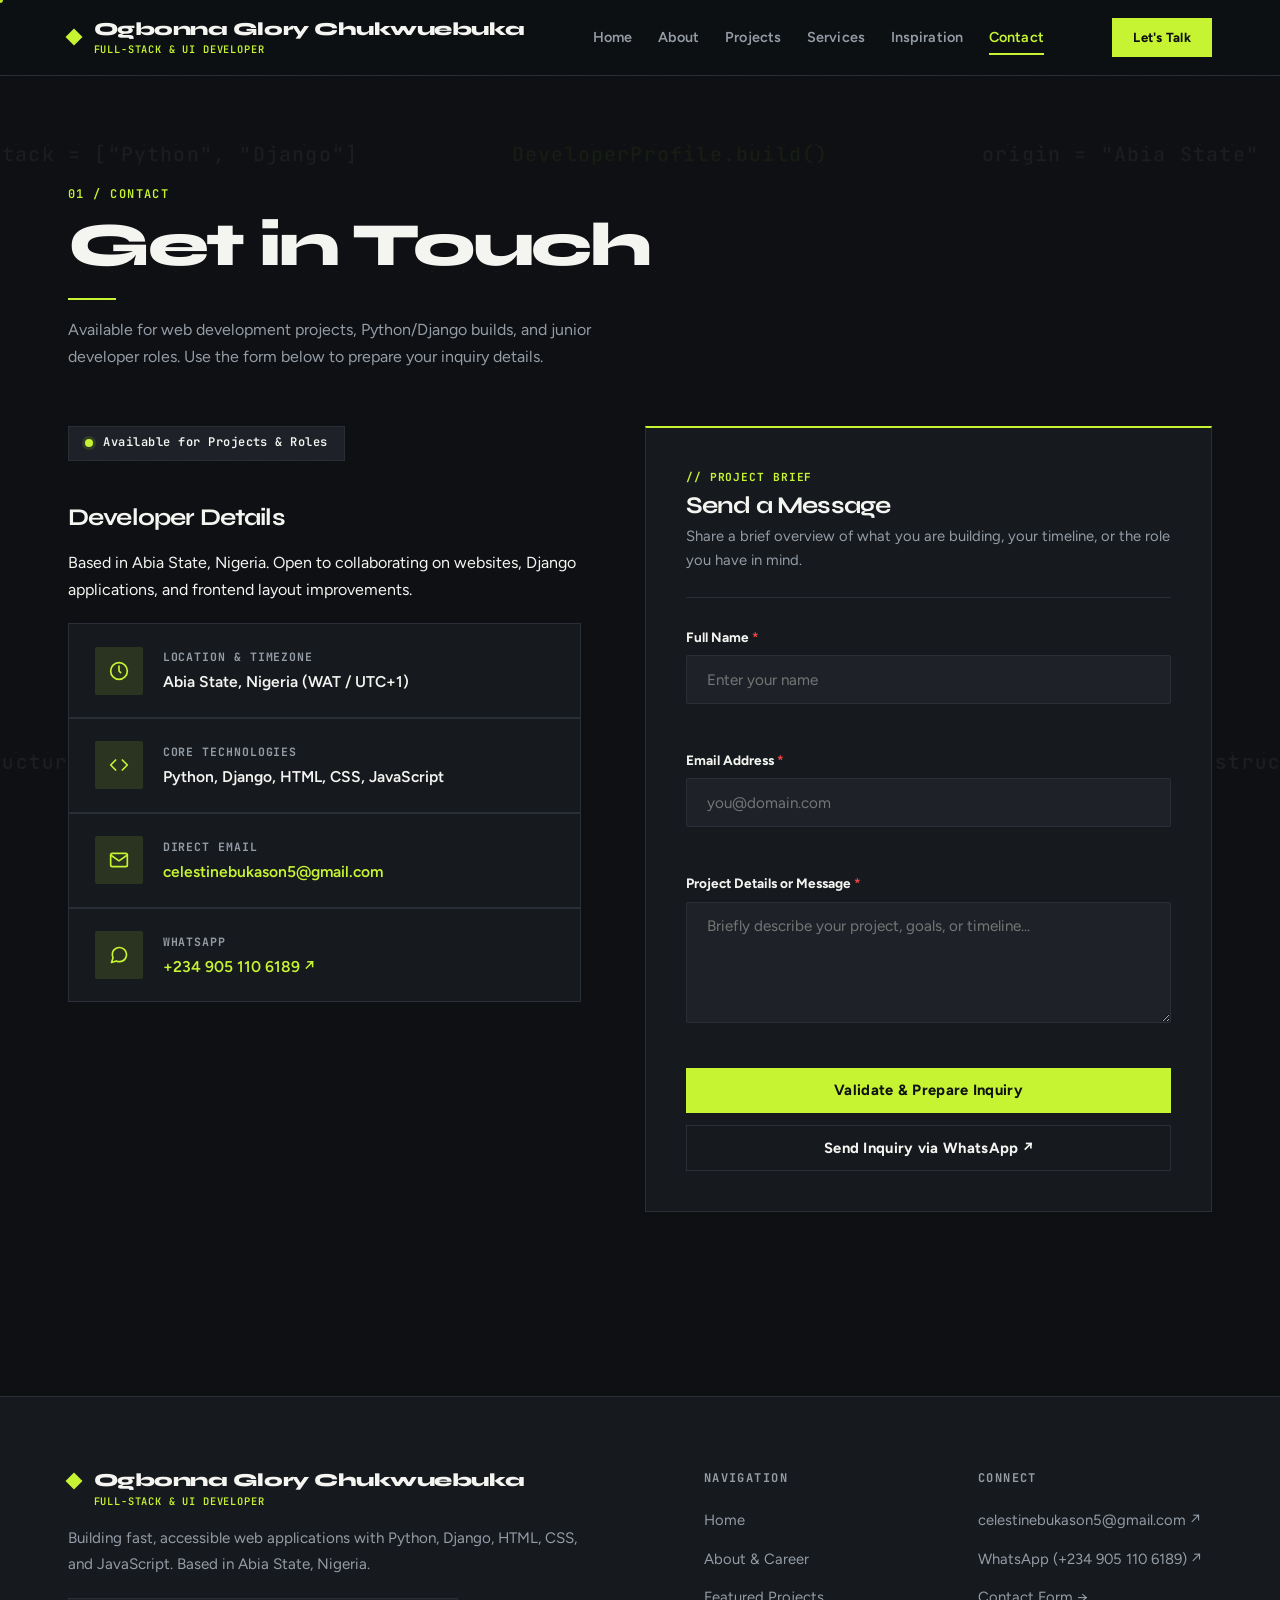
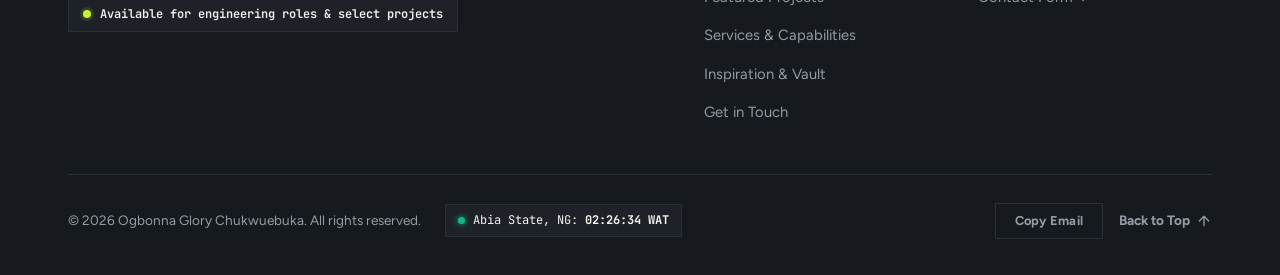
<file: contact.html>
<!DOCTYPE html>
<html lang="en" data-theme="dark">
<head>
  <meta charset="UTF-8" />
  <meta name="viewport" content="width=device-width, initial-scale=1.0" />
  <meta name="description" content="Contact Ogbonna Glory Chukwuebuka — Web Developer working with Python, Django, HTML, CSS, and JavaScript." />
  <meta property="og:title" content="Contact — Ogbonna Glory Chukwuebuka" />
  <meta property="og:description" content="Get in touch regarding web development projects and opportunities." />
  <title>Contact — Ogbonna Glory Chukwuebuka</title>
  <link rel="icon" href="data:image/svg+xml,<svg xmlns='http://www.w3.org/2000/svg' viewBox='0 0 32 32'><rect width='32' height='32' rx='8' fill='%230B0D10'/><path d='M16 6 L26 16 L16 26 L6 16 Z' fill='%23C6F432'/></svg>">
  
  <link rel="preconnect" href="https://fonts.googleapis.com">
  <link rel="preconnect" href="https://fonts.gstatic.com" crossorigin>
  <link href="https://fonts.googleapis.com/css2?family=Figtree:ital,wght@0,300..900;1,300..900&family=JetBrains+Mono:wght@400;500;600&family=Syne:wght@600;700;800&display=swap" rel="stylesheet">
  
  <link rel="stylesheet" href="css/style.css" />
</head>
<body class="page-contact">
  <a href="#main-content" class="skip-link">Skip to main content</a>
  <div id="site-header-root"></div>

  <main id="main-content">
    <section class="section" id="contact-hero">
      <div class="container">
        <div class="section-heading reveal">
          <span class="eyebrow">01 / Contact</span>
          <h1 class="hero-title-oversized" style="margin-bottom: 1.25rem;">Get in Touch</h1>
          <div class="heading-line"></div>
          <p class="hero-lead-text" style="margin-bottom: 0;">
            Available for web development projects, Python/Django builds, and junior developer roles. Use the form below to prepare your inquiry details.
          </p>
        </div>

        <div class="contact-layout-grid">
          <!-- Contact Info Column -->
          <div class="contact-channels reveal">
            <div class="eyebrow-badge" style="width: fit-content;">
              <span class="pulse-indicator"></span>
              <span>Available for Projects &amp; Roles</span>
            </div>

            <h2 class="contact-heading">Developer Details</h2>
            <p class="contact-subtext">
              Based in Abia State, Nigeria. Open to collaborating on websites, Django applications, and frontend layout improvements.
            </p>

            <div class="contact-channels-list">
              <!-- Location & Timezone -->
              <div class="channel-card glass-card">
                <div class="c-icon" aria-hidden="true">
                  <svg xmlns="http://www.w3.org/2000/svg" width="20" height="20" viewBox="0 0 24 24" fill="none" stroke="currentColor" stroke-width="2" stroke-linecap="round" stroke-linejoin="round">
                    <circle cx="12" cy="12" r="10"></circle>
                    <polyline points="12 6 12 12 14 14"></polyline>
                  </svg>
                </div>
                <div>
                  <span class="c-label">Location &amp; Timezone</span>
                  <span class="c-val">Abia State, Nigeria (WAT / UTC+1)</span>
                </div>
              </div>

              <!-- Stack -->
              <div class="channel-card glass-card">
                <div class="c-icon" aria-hidden="true">
                  <svg xmlns="http://www.w3.org/2000/svg" width="20" height="20" viewBox="0 0 24 24" fill="none" stroke="currentColor" stroke-width="2" stroke-linecap="round" stroke-linejoin="round">
                    <polyline points="16 18 22 12 16 6"></polyline>
                    <polyline points="8 6 2 12 8 18"></polyline>
                  </svg>
                </div>
                <div>
                  <span class="c-label">Core Technologies</span>
                  <span class="c-val">Python, Django, HTML, CSS, JavaScript</span>
                </div>
              </div>

              <!-- Direct Email -->
              <div class="channel-card glass-card">
                <div class="c-icon" aria-hidden="true">
                  <svg xmlns="http://www.w3.org/2000/svg" width="20" height="20" viewBox="0 0 24 24" fill="none" stroke="currentColor" stroke-width="2" stroke-linecap="round" stroke-linejoin="round">
                    <path d="M4 4h16c1.1 0 2 .9 2 2v12c0 1.1-.9 2-2 2H4c-1.1 0-2-.9-2-2V6c0-1.1.9-2 2-2z"></path>
                    <polyline points="22,6 12,13 2,6"></polyline>
                  </svg>
                </div>
                <div>
                  <span class="c-label">Direct Email</span>
                  <a href="mailto:celestinebukason5@gmail.com" class="c-val" style="color: var(--accent-text); word-break: break-all;">
                    celestinebukason5@gmail.com
                  </a>
                </div>
              </div>

              <!-- WhatsApp Contact -->
              <div class="channel-card glass-card">
                <div class="c-icon" aria-hidden="true">
                  <svg xmlns="http://www.w3.org/2000/svg" width="20" height="20" viewBox="0 0 24 24" fill="none" stroke="currentColor" stroke-width="2" stroke-linecap="round" stroke-linejoin="round">
                    <path d="M21 11.5a8.38 8.38 0 0 1-.9 3.8 8.5 8.5 0 0 1-7.6 4.7 8.38 8.38 0 0 1-3.8-.9L3 21l1.9-5.7a8.38 8.38 0 0 1-.9-3.8 8.5 8.5 0 0 1 4.7-7.6 8.38 8.38 0 0 1 3.8-.9h.5a8.48 8.48 0 0 1 8 8v.5z"></path>
                  </svg>
                </div>
                <div>
                  <span class="c-label">WhatsApp</span>
                  <a
                    href="https://wa.me/2349051106189"
                    target="_blank"
                    rel="noopener noreferrer"
                    class="c-val"
                    style="color: var(--accent-text);"
                    aria-label="Message Ogbonna Glory Chukwuebuka on WhatsApp at +234 905 110 6189 (opens in a new tab)"
                  >
                    +234 905 110 6189 &nearr;
                  </a>
                </div>
              </div>
            </div>
          </div>

          <!-- Contact Form Box -->
          <div class="contact-form-box glass-card reveal delay-1">
            <!-- Form Header -->
            <div class="form-intro-header">
              <span class="notice-tag">// PROJECT BRIEF</span>
              <h2 class="form-intro-title">Send a Message</h2>
              <p class="form-intro-sub">
                Share a brief overview of what you are building, your timeline, or the role you have in mind.
              </p>
            </div>

            <!-- Honest Validation / Prepared Feedback Banner -->
            <div id="form-alert" class="form-alert hidden" role="status" aria-live="polite">
              <div class="form-alert-content">
                <strong id="form-alert-title">Inquiry Ready</strong>
                <span id="form-alert-msg">
                  This static form validates your inquiry locally rather than sending automatically via a server. Open it in your email app, continue via WhatsApp, or copy it below.
                </span>
                <div class="form-alert-actions">
                  <a href="mailto:celestinebukason5@gmail.com" class="btn btn-ice-sm" id="mailto-inquiry-btn">Open in Email App</a>
                  <a
                    href="https://wa.me/2349051106189"
                    target="_blank"
                    rel="noopener noreferrer"
                    class="btn btn-ghost-sm"
                    id="whatsapp-inquiry-btn"
                    aria-label="Send formatted inquiry via WhatsApp (opens in a new tab)"
                  >Send via WhatsApp &nearr;</a>
                  <button type="button" class="btn btn-ghost-sm" id="copy-inquiry-btn">Copy Formatted Inquiry</button>
                </div>
              </div>
            </div>

            <form id="contact-form" class="ice-form" novalidate>
              <div class="form-field">
                <label for="name" class="field-label">Full Name <span class="req">*</span></label>
                <input 
                  type="text" 
                  id="name" 
                  name="name" 
                  class="field-input" 
                  placeholder="Enter your name" 
                  autocomplete="name" 
                  required 
                />
                <span class="error-text" id="name-error" aria-live="polite"></span>
              </div>

              <div class="form-field">
                <label for="email" class="field-label">Email Address <span class="req">*</span></label>
                <input 
                  type="email" 
                  id="email" 
                  name="email" 
                  class="field-input" 
                  placeholder="you@domain.com" 
                  autocomplete="email" 
                  required 
                />
                <span class="error-text" id="email-error" aria-live="polite"></span>
              </div>

              <div class="form-field">
                <label for="message" class="field-label">Project Details or Message <span class="req">*</span></label>
                <textarea 
                  id="message" 
                  name="message" 
                  rows="5" 
                  class="field-textarea" 
                  placeholder="Briefly describe your project, goals, or timeline..." 
                  required
                ></textarea>
                <span class="error-text" id="message-error" aria-live="polite"></span>
              </div>

              <div style="display: flex; flex-direction: column; gap: 0.75rem;">
                <button type="submit" class="btn btn-ice btn-block magnetic" id="submit-btn">
                  <span>Validate &amp; Prepare Inquiry</span>
                </button>
                <button
                  type="button"
                  class="btn btn-ghost btn-block magnetic"
                  id="whatsapp-submit-btn"
                  aria-label="Validate fields and open inquiry in WhatsApp (opens in a new tab)"
                >
                  <span>Send Inquiry via WhatsApp &nearr;</span>
                </button>
              </div>
            </form>
          </div>
        </div>
      </div>
    </section>
  </main>

  <div id="site-footer-root"></div>

  <script src="js/components.js"></script>
  <script src="js/script.js"></script>
</body>
</html>
</file>
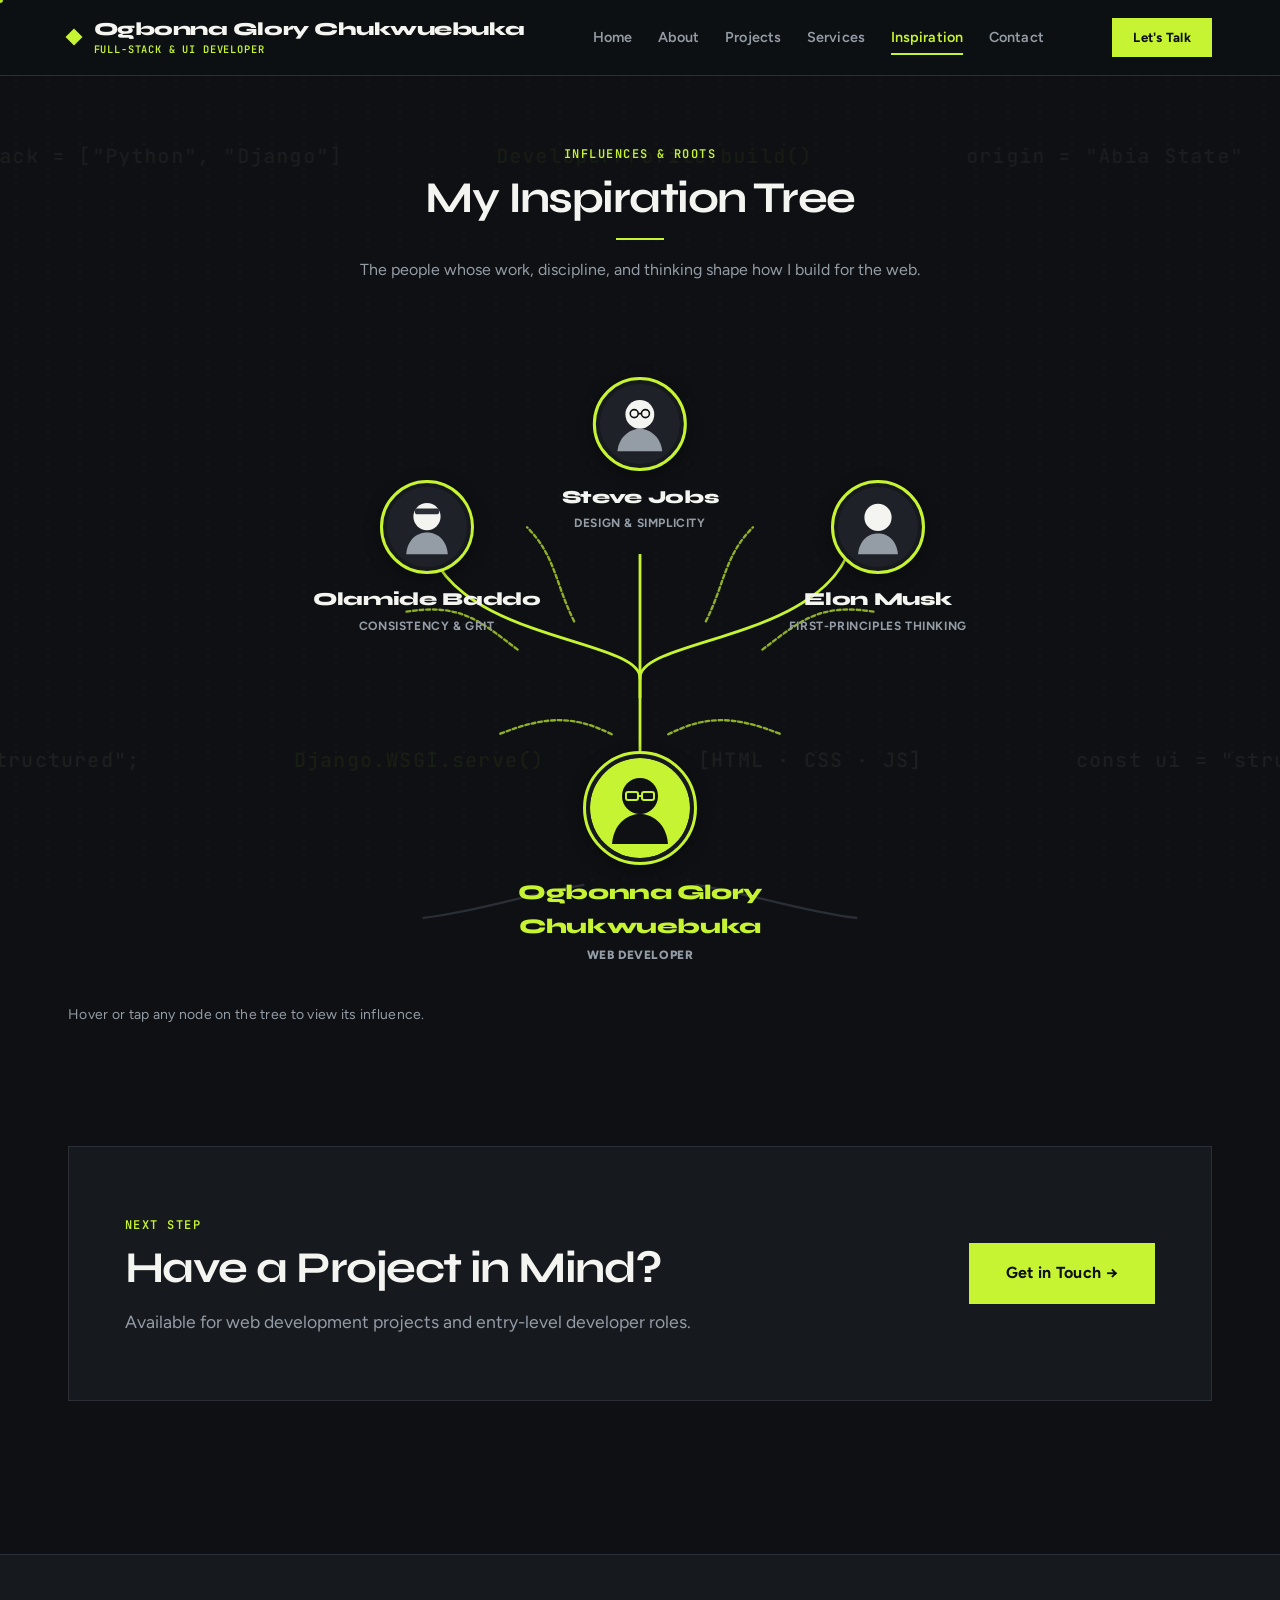
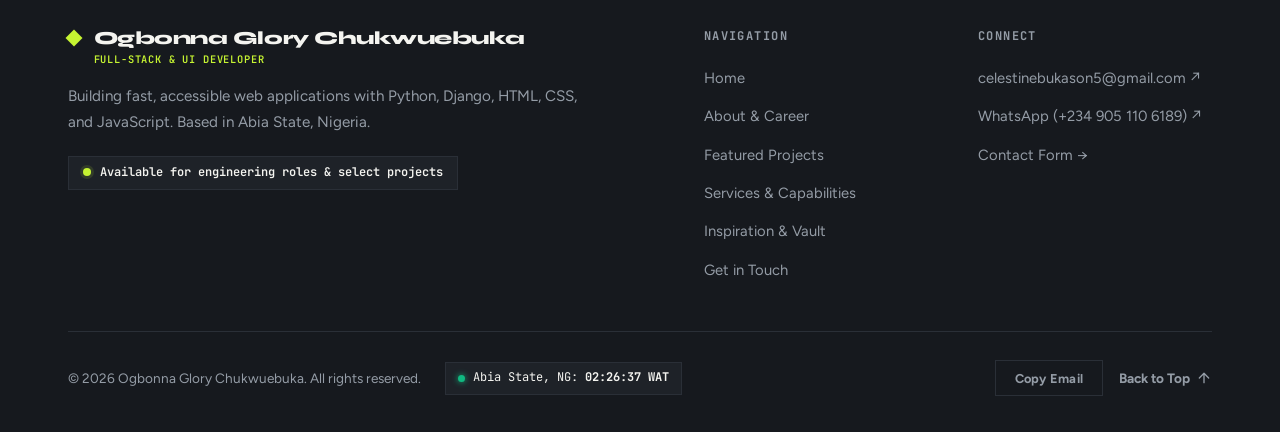
<file: inspiration.html>
<!DOCTYPE html>
<html lang="en" data-theme="dark">
<head>
  <meta charset="UTF-8" />
  <meta name="viewport" content="width=device-width, initial-scale=1.0" />
  <meta name="description" content="My Inspiration Tree — Ogbonna Glory Chukwuebuka. The people whose work and discipline shape my approach to web development." />
  <meta property="og:title" content="My Inspiration Tree — Ogbonna Glory Chukwuebuka" />
  <meta property="og:description" content="An interactive inspiration tree highlighting the influences behind Ogbonna Glory Chukwuebuka's work." />
  <title>My Inspiration Tree — Ogbonna Glory Chukwuebuka</title>
  <link rel="icon" href="data:image/svg+xml,<svg xmlns='http://www.w3.org/2000/svg' viewBox='0 0 32 32'><rect width='32' height='32' rx='8' fill='%230B0D10'/><path d='M16 6 L26 16 L16 26 L6 16 Z' fill='%23C6F432'/></svg>">
  
  <link rel="preconnect" href="https://fonts.googleapis.com">
  <link rel="preconnect" href="https://fonts.gstatic.com" crossorigin>
  <link href="https://fonts.googleapis.com/css2?family=Figtree:ital,wght@0,300..900;1,300..900&family=JetBrains+Mono:wght@400;500;600&family=Syne:wght@600;700;800&display=swap" rel="stylesheet">
  
  <link rel="stylesheet" href="css/style.css" />
</head>
<body class="page-inspiration">
  <a href="#main-content" class="skip-link">Skip to main content</a>
  <div id="site-header-root"></div>

  <main id="main-content">
    <!-- INSPIRATION TREE SECTION -->
    <section class="section tree-section" id="inspiration-tree">
      <div class="container">
        <div class="section-heading text-center reveal">
          <span class="eyebrow">Influences &amp; Roots</span>
          <h1 class="section-title tree-main-title">My Inspiration Tree</h1>
          <div class="heading-line"></div>
          <p class="hero-lead-text" style="margin: 1rem auto 0 auto; text-align: center; max-width: 560px;">
            The people whose work, discipline, and thinking shape how I build for the web.
          </p>
        </div>

        <!-- The Interactive Tree Canvas -->
        <div class="tree-canvas-wrapper reveal delay-1">
          <div class="tree-container">
            <!-- SVG Vector Tree Trunk & Branches -->
            <svg class="tree-svg" viewBox="0 0 800 680" fill="none" xmlns="http://www.w3.org/2000/svg" aria-hidden="true">
              <!-- Main Tree Trunk & Branches -->
              <path class="tree-branch" d="M 400 540 L 400 360 C 400 320, 220 320, 180 230" />
              <path class="tree-branch" d="M 400 380 L 400 230" />
              <path class="tree-branch" d="M 400 360 C 400 320, 580 320, 620 230" />

              <!-- Subtle sub-branches -->
              <path class="tree-sub-branch" d="M 270 330 C 230 300, 210 280, 150 290" />
              <path class="tree-sub-branch" d="M 330 300 C 310 260, 310 230, 280 200" />
              <path class="tree-sub-branch" d="M 530 330 C 570 300, 590 280, 650 290" />
              <path class="tree-sub-branch" d="M 470 300 C 490 260, 490 230, 520 200" />
              <path class="tree-sub-branch" d="M 370 420 C 330 400, 300 400, 250 420" />
              <path class="tree-sub-branch" d="M 430 420 C 470 400, 500 400, 550 420" />

              <!-- Base root lines -->
              <path class="tree-root-line" d="M 340 580 C 280 590, 220 610, 170 615" />
              <path class="tree-root-line" d="M 460 580 C 520 590, 580 610, 630 615" />
            </svg>

            <!-- TOP NODE: Steve Jobs -->
            <div class="tree-node node-top" data-person="steve-jobs" tabindex="0" role="button" aria-label="Steve Jobs inspiration details">
              <div class="node-avatar-ring">
                <div class="node-avatar-img avatar-steve">
                  <svg xmlns="http://www.w3.org/2000/svg" viewBox="0 0 100 100" fill="currentColor">
                    <circle cx="50" cy="50" r="50" fill="var(--surface-elevated)"/>
                    <circle cx="50" cy="38" r="18" fill="var(--text)"/>
                    <path d="M22 84 C24 64, 40 56, 50 56 C60 56, 76 64, 78 84 Z" fill="var(--muted)"/>
                    <circle cx="43" cy="37" r="5" fill="none" stroke="var(--bg)" stroke-width="2"/>
                    <circle cx="57" cy="37" r="5" fill="none" stroke="var(--bg)" stroke-width="2"/>
                    <line x1="48" y1="37" x2="52" y2="37" stroke="var(--bg)" stroke-width="2"/>
                  </svg>
                </div>
              </div>
              <span class="node-name">Steve Jobs</span>
              <span class="node-role-tag">Design &amp; Simplicity</span>

              <div class="node-popover glass-card">
                <h4>Steve Jobs</h4>
                <p class="popover-quote">"Design is how it works."</p>
                <p class="popover-takeaway">
                  Shapes my focus on clear layouts and interfaces that feel straightforward to use.
                </p>
              </div>
            </div>

            <!-- LEFT NODE: Olamide Baddo -->
            <div class="tree-node node-left" data-person="olamide" tabindex="0" role="button" aria-label="Olamide Baddo inspiration details">
              <div class="node-avatar-ring">
                <div class="node-avatar-img avatar-olamide">
                  <svg xmlns="http://www.w3.org/2000/svg" viewBox="0 0 100 100" fill="currentColor">
                    <circle cx="50" cy="50" r="50" fill="var(--surface-elevated)"/>
                    <circle cx="50" cy="37" r="17" fill="var(--text)"/>
                    <path d="M24 84 C26 63, 40 57, 50 57 C60 57, 74 63, 76 84 Z" fill="var(--muted)"/>
                    <rect x="35" y="27" width="30" height="7" rx="2" fill="var(--border)"/>
                  </svg>
                </div>
              </div>
              <span class="node-name">Olamide Baddo</span>
              <span class="node-role-tag">Consistency &amp; Grit</span>

              <div class="node-popover glass-card">
                <h4>Olamide Baddo</h4>
                <p class="popover-quote">"Consistency turns talent into longevity."</p>
                <p class="popover-takeaway">
                  Reminds me to stay grounded, keep showing up, and improve through steady daily effort.
                </p>
              </div>
            </div>

            <!-- RIGHT NODE: Elon Musk -->
            <div class="tree-node node-right" data-person="elon-musk" tabindex="0" role="button" aria-label="Elon Musk inspiration details">
              <div class="node-avatar-ring">
                <div class="node-avatar-img avatar-elon">
                  <svg xmlns="http://www.w3.org/2000/svg" viewBox="0 0 100 100" fill="currentColor">
                    <circle cx="50" cy="50" r="50" fill="var(--surface-elevated)"/>
                    <circle cx="50" cy="38" r="17" fill="var(--text)"/>
                    <path d="M25 84 C27 65, 39 58, 50 58 C61 58, 73 65, 75 84 Z" fill="var(--muted)"/>
                  </svg>
                </div>
              </div>
              <span class="node-name">Elon Musk</span>
              <span class="node-role-tag">First-Principles Thinking</span>

              <div class="node-popover glass-card">
                <h4>Elon Musk</h4>
                <p class="popover-quote">"Reason up from the fundamental truths."</p>
                <p class="popover-takeaway">
                  Encourages me to understand core web fundamentals instead of relying on unnecessary shortcuts.
                </p>
              </div>
            </div>

            <!-- BOTTOM ROOT NODE: Ogbonna Glory Chukwuebuka -->
            <div class="tree-node node-root" data-person="glory" tabindex="0" role="button" aria-label="Ogbonna Glory Chukwuebuka profile details">
              <div class="node-avatar-ring root-ring">
                <div class="node-avatar-img avatar-glory">
                  <svg xmlns="http://www.w3.org/2000/svg" viewBox="0 0 100 100" fill="currentColor">
                    <circle cx="50" cy="50" r="50" fill="var(--accent)"/>
                    <circle cx="50" cy="38" r="18" fill="var(--accent-ink)"/>
                    <path d="M22 86 C24 63, 40 56, 50 56 C60 56, 76 63, 78 86 Z" fill="var(--accent-ink)"/>
                    <rect x="36" y="34" width="12" height="8" rx="2" fill="none" stroke="var(--accent)" stroke-width="2"/>
                    <rect x="52" y="34" width="12" height="8" rx="2" fill="none" stroke="var(--accent)" stroke-width="2"/>
                    <line x1="48" y1="38" x2="52" y2="38" stroke="var(--accent)" stroke-width="2"/>
                  </svg>
                </div>
              </div>
              <span class="node-name root-name">Ogbonna Glory Chukwuebuka</span>
              <span class="node-role-tag root-tag">Web Developer</span>

              <div class="node-popover glass-card root-popover">
                <h4>Ogbonna Glory Chukwuebuka</h4>
                <p class="popover-quote">"Building clear, functional software step by step."</p>
                <p class="popover-takeaway">
                  Working with Python, Django, HTML, CSS, and JavaScript from Abia State, Nigeria.
                </p>
              </div>
            </div>
          </div>
        </div>

        <!-- Hint strip -->
        <p class="tree-hint-text text-center reveal delay-2">
          Hover or tap any node on the tree to view its influence.
        </p>
      </div>
    </section>

    <!-- CLOSING CONTACT CTA -->
    <section class="section-pad">
      <div class="container">
        <div class="cta-banner glass-card spotlight-card reveal">
          <div class="cta-content">
            <span class="eyebrow">Next Step</span>
            <h2 class="cta-title">Have a Project in Mind?</h2>
            <p class="cta-desc">
              Available for web development projects and entry-level developer roles.
            </p>
          </div>
          <div class="cta-action">
            <a href="contact.html" class="btn btn-ice btn-lg magnetic">Get in Touch &rarr;</a>
          </div>
        </div>
      </div>
    </section>
  </main>

  <div id="site-footer-root"></div>

  <script src="js/components.js"></script>
  <script src="js/script.js"></script>
</body>
</html>
</file>
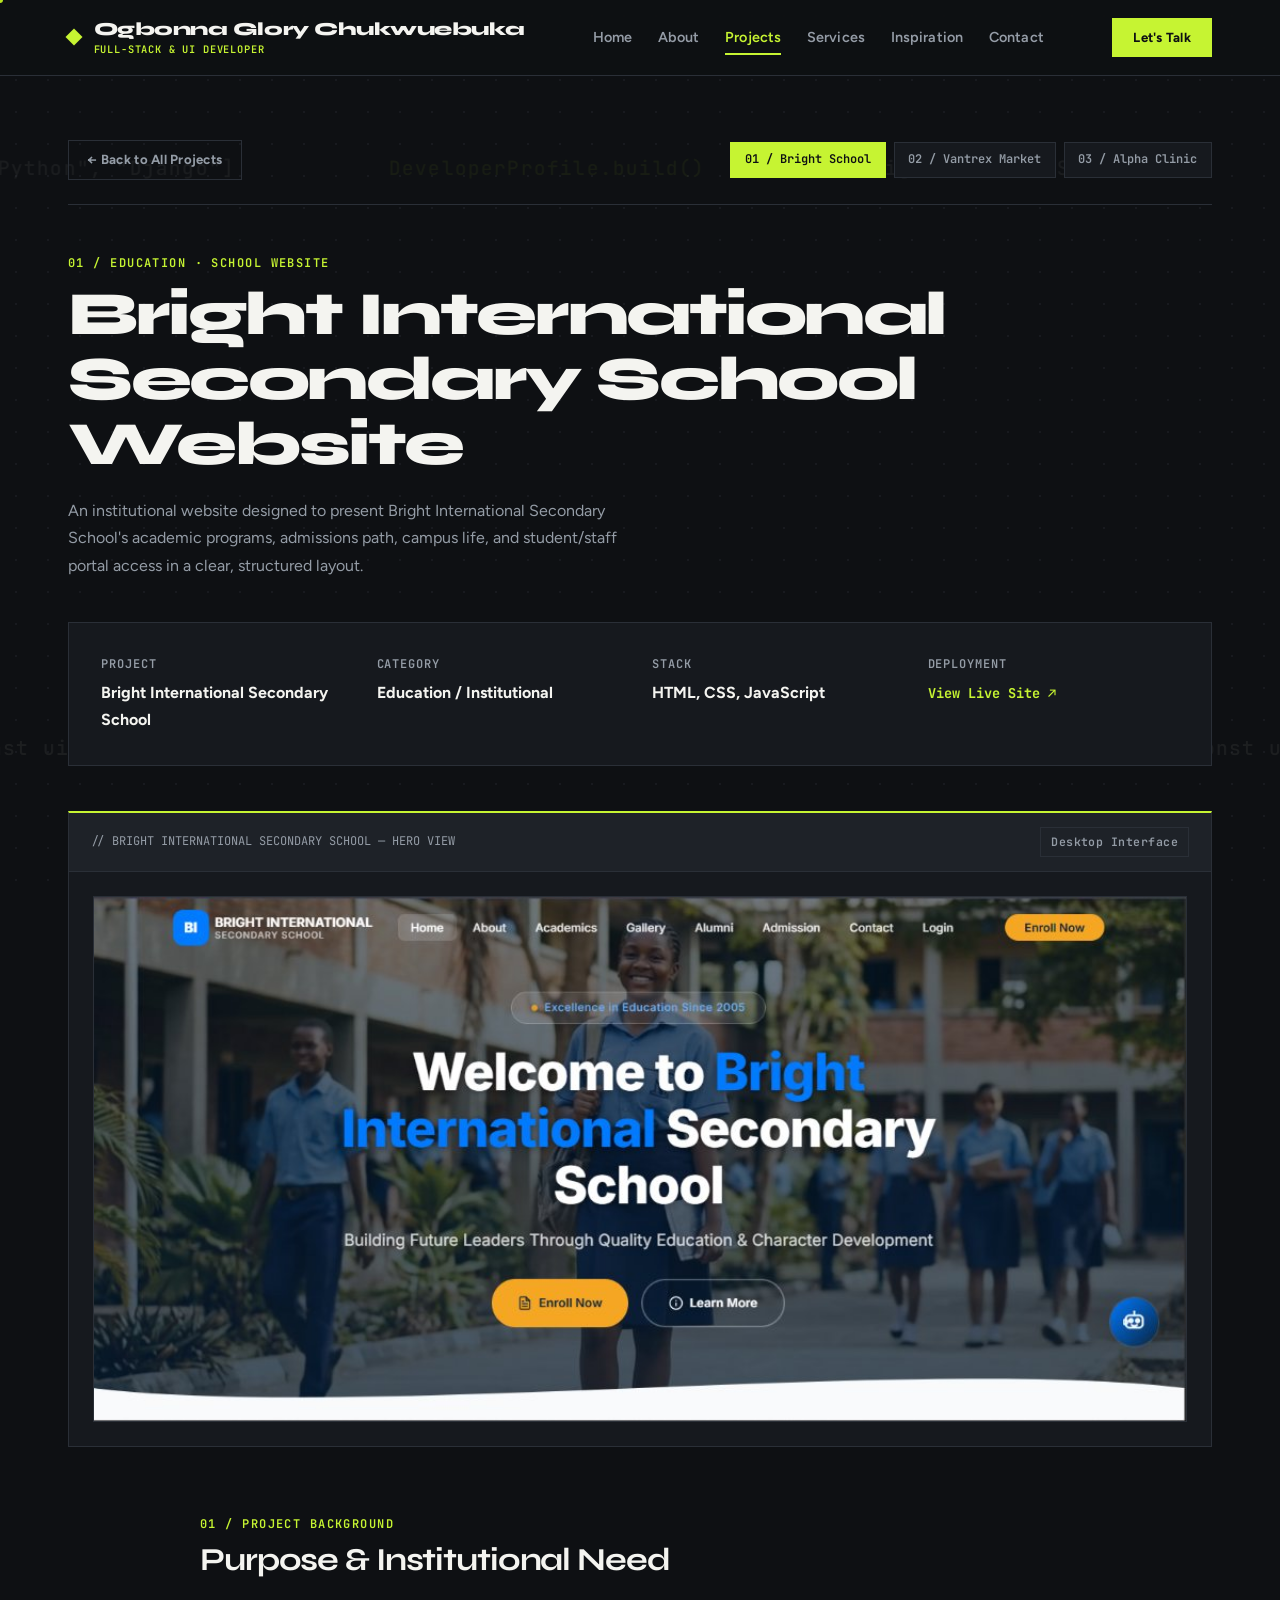
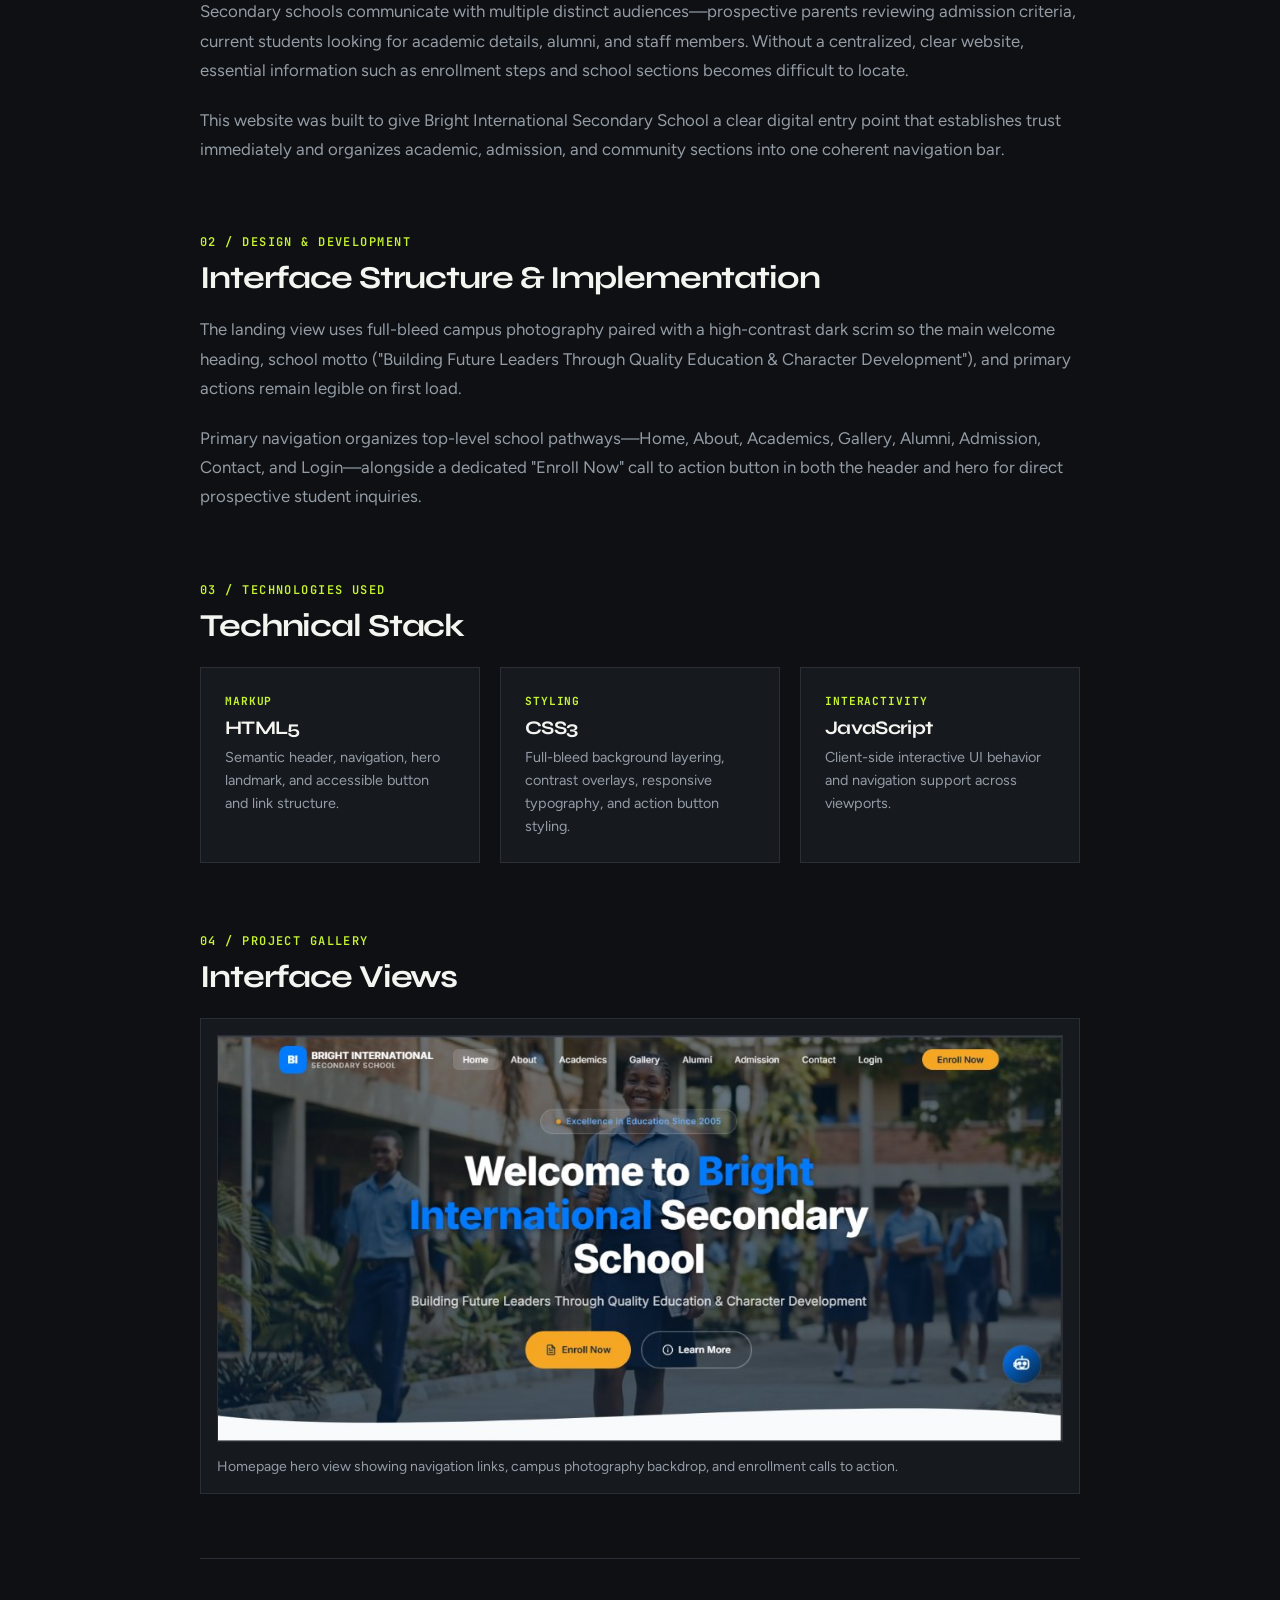
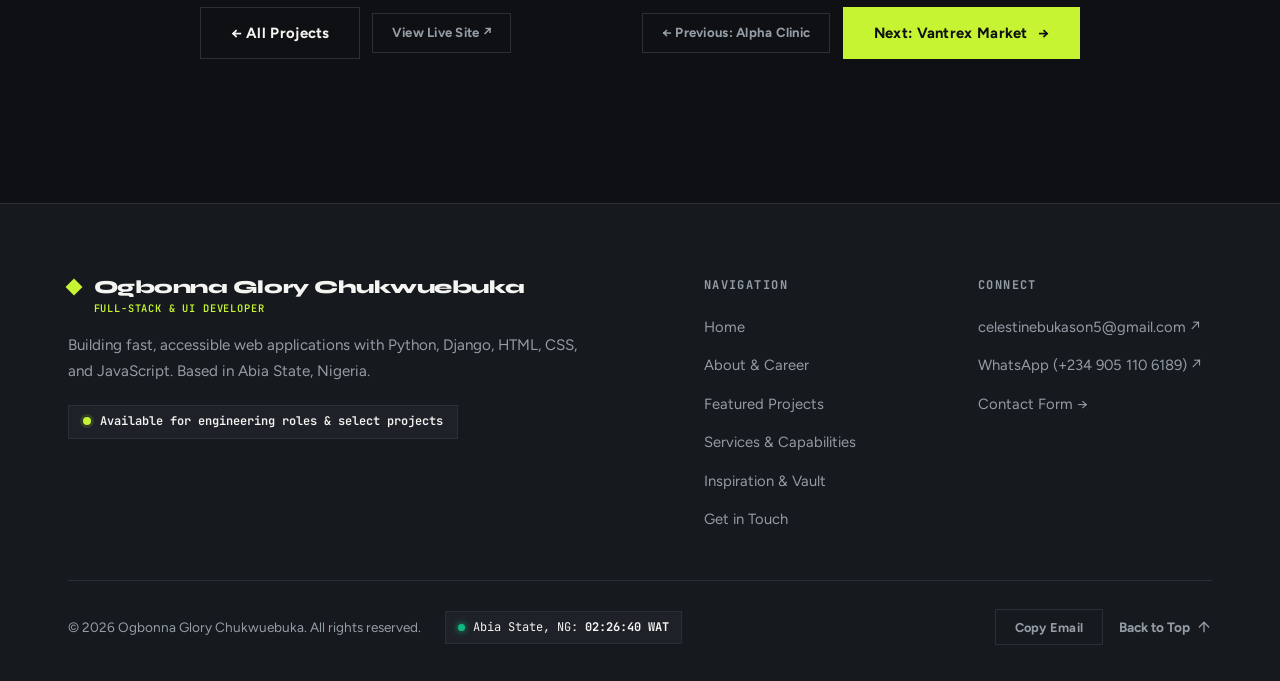
<file: project-detail.html>
<!DOCTYPE html>
<html lang="en" data-theme="dark">
<head>
  <meta charset="UTF-8" />
  <meta name="viewport" content="width=device-width, initial-scale=1.0" />
  <meta name="description" content="Project Case Study by Ogbonna Glory Chukwuebuka — Detailed architectural breakdown of real web development projects." />
  <meta property="og:title" content="Case Study — Ogbonna Glory Chukwuebuka" />
  <meta property="og:description" content="Project overview, design structure, technologies used, and interface screenshots." />
  <title>Case Study — Ogbonna Glory Chukwuebuka</title>
  <link rel="icon" href="data:image/svg+xml,<svg xmlns='http://www.w3.org/2000/svg' viewBox='0 0 32 32'><rect width='32' height='32' rx='8' fill='%230B0D10'/><path d='M16 6 L26 16 L16 26 L6 16 Z' fill='%23C6F432'/></svg>">
  
  <link rel="preconnect" href="https://fonts.googleapis.com">
  <link rel="preconnect" href="https://fonts.gstatic.com" crossorigin>
  <link href="https://fonts.googleapis.com/css2?family=Figtree:ital,wght@0,300..900;1,300..900&family=JetBrains+Mono:wght@400;500;600&family=Syne:wght@600;700;800&display=swap" rel="stylesheet">
  
  <link rel="stylesheet" href="css/style.css" />
</head>
<body class="page-case-study">
  <a href="#main-content" class="skip-link">Skip to main content</a>
  <div id="site-header-root"></div>

  <main id="main-content">
    <article class="case-study-hero" id="case-study-root">
      <div class="container">
        <!-- Top Navigation & Project Switcher -->
        <div class="case-study-topbar reveal">
          <a href="projects.html" class="btn btn-ghost-sm">
            &larr; Back to All Projects
          </a>
          <nav class="case-switcher" aria-label="Switch Project Case Study">
            <a href="project-detail.html?project=bright-school" class="case-switch-link" data-project-key="bright-school">01 / Bright School</a>
            <a href="project-detail.html?project=vantrex" class="case-switch-link" data-project-key="vantrex">02 / Vantrex Market</a>
            <a href="project-detail.html?project=alpha-clinic" class="case-switch-link" data-project-key="alpha-clinic">03 / Alpha Clinic</a>
          </nav>
        </div>

        <!-- A. PROJECT INTRODUCTION -->
        <header class="case-study-intro reveal">
          <span class="eyebrow" id="cs-category">01 / Education · School Website</span>
          <h1 class="hero-title-oversized" id="cs-title" style="margin-bottom: 1.25rem;">
            Bright International Secondary School Website
          </h1>
          <p class="hero-lead-text" id="cs-overview">
            An institutional website designed to present Bright International Secondary School's academic programs, admissions path, campus life, and student/staff portal access in a clear, structured layout.
          </p>
        </header>

        <!-- Structured Metadata Strip -->
        <div class="case-study-meta-grid glass-card reveal delay-1">
          <div class="meta-block">
            <span>Project</span>
            <strong id="cs-meta-name">Bright International Secondary School</strong>
          </div>
          <div class="meta-block">
            <span>Category</span>
            <strong id="cs-meta-category">Education / Institutional</strong>
          </div>
          <div class="meta-block">
            <span>Stack</span>
            <strong id="cs-meta-stack">HTML, CSS, JavaScript</strong>
          </div>
          <div class="meta-block">
            <span>Deployment</span>
            <strong id="cs-meta-status">
              <a href="https://iamlegend-dotcom.github.io/bright-international-school/" target="_blank" rel="noopener noreferrer" class="editorial-link">View Live Site &nearr;</a>
            </strong>
          </div>
        </div>

        <!-- Primary Project Screenshot -->
        <div class="case-study-visual-frame glass-card reveal delay-2" id="cs-primary-visual">
          <div class="visual-frame-bar">
            <span class="visual-frame-label" id="cs-visual-label">// PRIMARY INTERFACE VIEW</span>
            <span class="tag-badge" id="cs-visual-badge">16:9 Desktop Viewport</span>
          </div>
          <div class="visual-frame-canvas" id="cs-visual-canvas">
            <img
              src="assets/images/bright-international-school.jpg"
              alt="Bright International Secondary School website hero interface"
              class="case-study-screenshot"
              id="cs-hero-img"
            />
          </div>
        </div>

        <!-- B–E. STRUCTURED CASE STUDY BODY -->
        <div class="case-study-body">
          <!-- B. Project Background -->
          <section class="case-study-section reveal" id="cs-background-section">
            <span class="eyebrow">01 / Project Background</span>
            <h2>Purpose &amp; Institutional Need</h2>
            <div id="cs-background-copy">
              <p>
                Secondary schools communicate with multiple distinct audiences—prospective parents reviewing admission criteria, current students looking for academic details, alumni, and staff members. Without a centralized, clear website, essential information such as enrollment steps and school sections becomes difficult to locate.
              </p>
              <p>
                This website was built to give Bright International Secondary School a clear digital entry point that establishes trust immediately and organizes academic, admission, and community sections into one coherent navigation bar.
              </p>
            </div>
          </section>

          <!-- C. Design and Development -->
          <section class="case-study-section reveal" id="cs-design-section">
            <span class="eyebrow">02 / Design &amp; Development</span>
            <h2>Interface Structure &amp; Implementation</h2>
            <div id="cs-design-copy">
              <p>
                The landing view uses full-bleed campus photography paired with a high-contrast dark scrim so the main welcome heading, school motto ("Building Future Leaders Through Quality Education &amp; Character Development"), and primary actions remain legible on first load.
              </p>
              <p>
                Primary navigation organizes top-level school pathways—Home, About, Academics, Gallery, Alumni, Admission, Contact, and Login—alongside a dedicated "Enroll Now" call to action button in both the header and hero for direct prospective student inquiries.
              </p>
            </div>
          </section>

          <!-- D. Technologies Used -->
          <section class="case-study-section reveal" id="cs-tech-section">
            <span class="eyebrow">03 / Technologies Used</span>
            <h2>Technical Stack</h2>
            <div class="case-tech-grid" id="cs-tech-grid">
              <div class="case-tech-item glass-card">
                <span class="case-tech-label">Markup</span>
                <h3>HTML5</h3>
                <p>Semantic header, navigation, hero landmark, and accessible button and link structure.</p>
              </div>
              <div class="case-tech-item glass-card">
                <span class="case-tech-label">Styling</span>
                <h3>CSS3</h3>
                <p>Full-bleed background layering, contrast overlays, responsive typography, and action button styling.</p>
              </div>
              <div class="case-tech-item glass-card">
                <span class="case-tech-label">Interactivity</span>
                <h3>JavaScript</h3>
                <p>Client-side interactive UI behavior and navigation support across viewports.</p>
              </div>
            </div>
          </section>

          <!-- E. Project Gallery (Accommodates 1 or multiple screenshots cleanly) -->
          <section class="case-study-section reveal" id="cs-gallery-section">
            <span class="eyebrow">04 / Project Gallery</span>
            <h2>Interface Views</h2>
            <div class="project-gallery-grid" id="cs-gallery-grid">
              <figure class="gallery-figure glass-card">
                <img
                  src="assets/images/bright-international-school.jpg"
                  alt="Bright International Secondary School homepage hero and navigation bar"
                  class="gallery-img"
                />
                <figcaption class="gallery-caption">
                  Homepage hero view showing navigation links, campus photography backdrop, and enrollment calls to action.
                </figcaption>
              </figure>
            </div>
          </section>

          <!-- F. Closing Navigation -->
          <nav class="case-study-nav reveal" aria-label="Case Study Pagination">
            <div style="display: flex; align-items: center; gap: 0.75rem; flex-wrap: wrap;">
              <a href="projects.html" class="btn btn-ghost">
                &larr; All Projects
              </a>
              <a href="https://iamlegend-dotcom.github.io/bright-international-school/" target="_blank" rel="noopener noreferrer" class="btn btn-ghost-sm" id="cs-live-btn">
                View Live Site &nearr;
              </a>
            </div>
            <div class="case-study-next-group">
              <a href="project-detail.html?project=alpha-clinic" class="btn btn-ghost-sm" id="cs-prev-btn">
                &larr; Previous Project
              </a>
              <a href="project-detail.html?project=vantrex" class="btn btn-ice magnetic" id="cs-next-btn">
                <span>Next: Vantrex Market</span>
                <span aria-hidden="true">&rarr;</span>
              </a>
            </div>
          </nav>
        </div>
      </div>
    </article>
  </main>

  <div id="site-footer-root"></div>

  <script src="js/components.js"></script>
  <script src="js/script.js"></script>
</body>
</html>
</file>
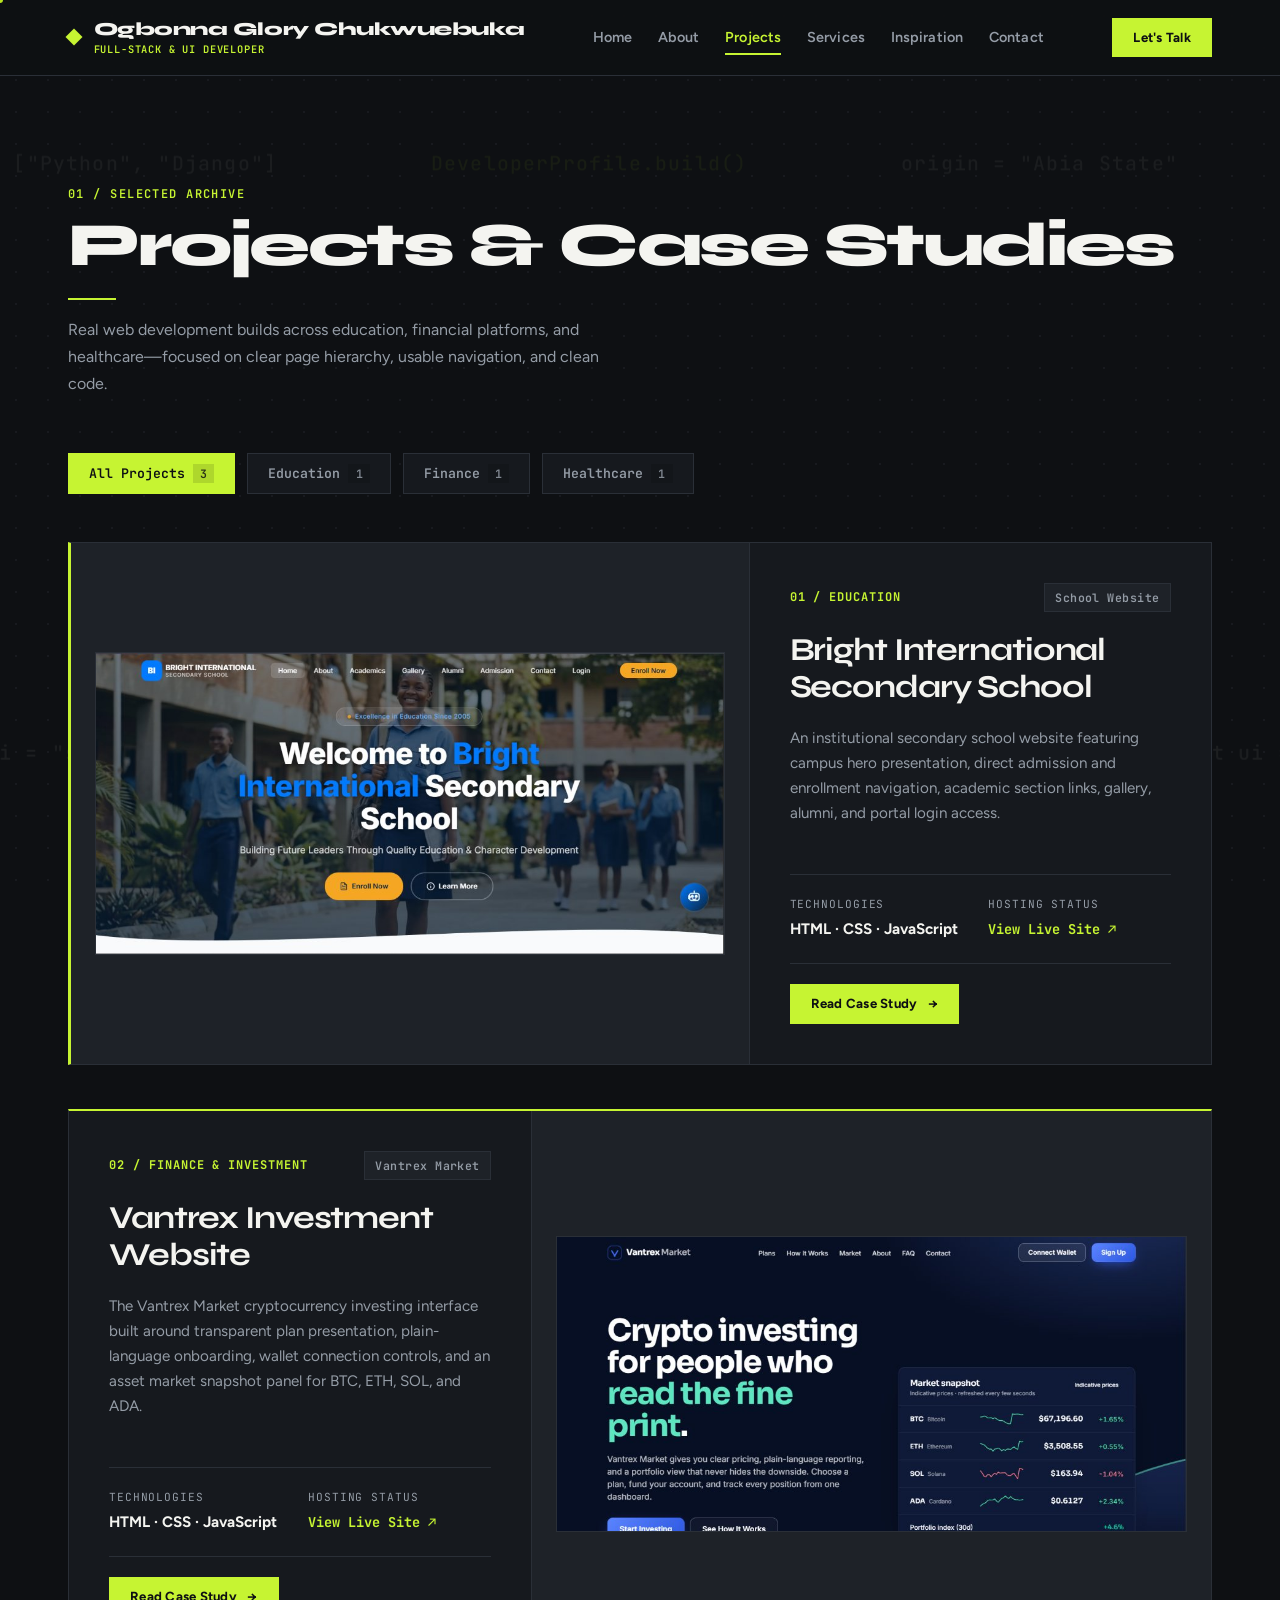
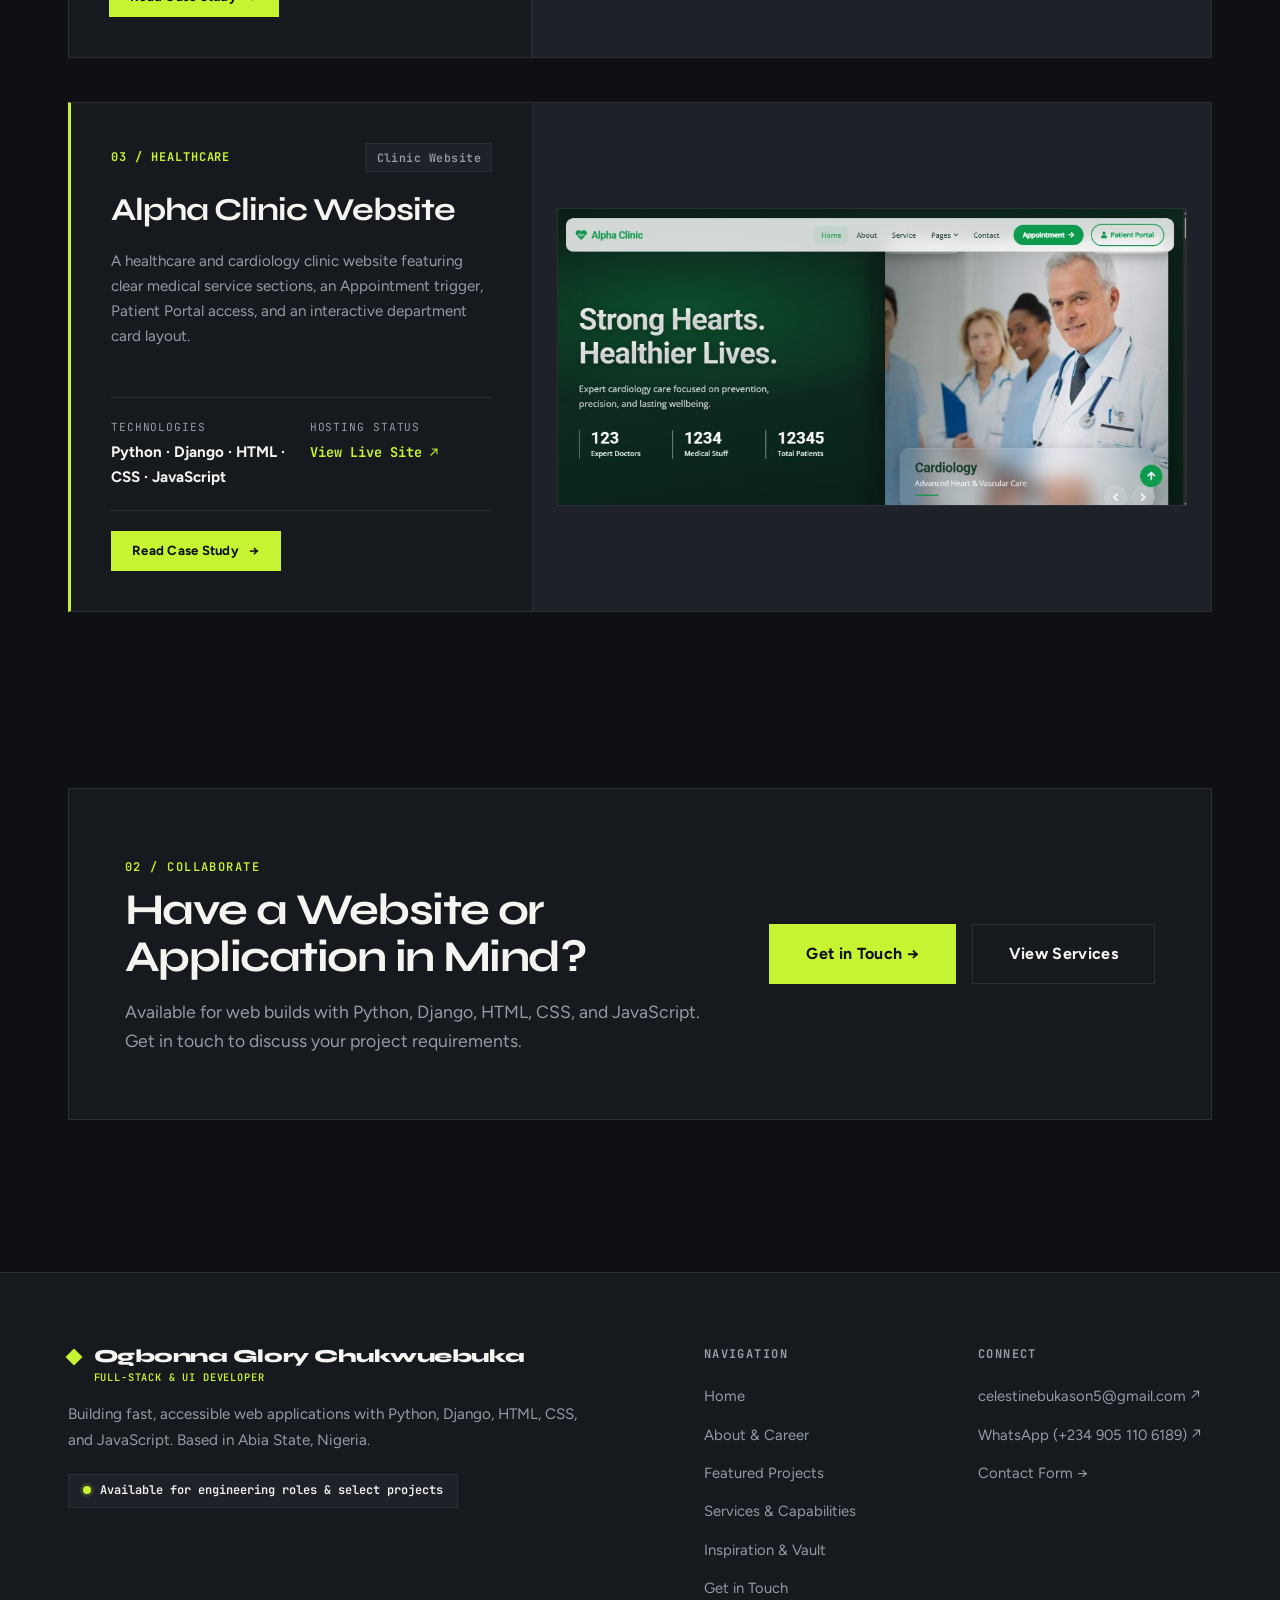
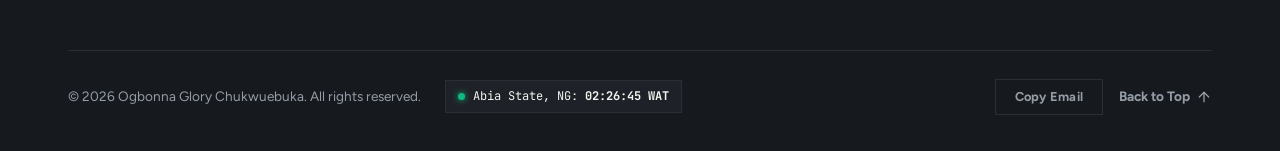
<file: projects.html>
<!DOCTYPE html>
<html lang="en" data-theme="dark">
<head>
  <meta charset="UTF-8" />
  <meta name="viewport" content="width=device-width, initial-scale=1.0" />
  <meta name="description" content="Projects by Ogbonna Glory Chukwuebuka — Bright International Secondary School, Vantrex Market, and Alpha Clinic websites." />
  <meta property="og:title" content="Projects — Ogbonna Glory Chukwuebuka" />
  <meta property="og:description" content="Selected web development work across education, finance, and healthcare." />
  <title>Projects — Ogbonna Glory Chukwuebuka</title>
  <link rel="icon" href="data:image/svg+xml,<svg xmlns='http://www.w3.org/2000/svg' viewBox='0 0 32 32'><rect width='32' height='32' rx='8' fill='%230B0D10'/><path d='M16 6 L26 16 L16 26 L6 16 Z' fill='%23C6F432'/></svg>">
  
  <link rel="preconnect" href="https://fonts.googleapis.com">
  <link rel="preconnect" href="https://fonts.gstatic.com" crossorigin>
  <link href="https://fonts.googleapis.com/css2?family=Figtree:ital,wght@0,300..900;1,300..900&family=JetBrains+Mono:wght@400;500;600&family=Syne:wght@600;700;800&display=swap" rel="stylesheet">
  
  <link rel="stylesheet" href="css/style.css" />
</head>
<body class="page-projects">
  <a href="#main-content" class="skip-link">Skip to main content</a>
  <div id="site-header-root"></div>

  <main id="main-content">
    <section class="section" id="projects-hero">
      <div class="container">
        <div class="section-heading reveal">
          <span class="eyebrow">01 / Selected Archive</span>
          <h1 class="hero-title-oversized" style="margin-bottom: 1.25rem;">Projects &amp; Case Studies</h1>
          <div class="heading-line"></div>
          <p class="hero-lead-text" style="margin-bottom: 0;">
            Real web development builds across education, financial platforms, and healthcare—focused on clear page hierarchy, usable navigation, and clean code.
          </p>
        </div>

        <!-- Category Filter Controls -->
        <div class="filter-tabs-wrap projects-filter-bar reveal delay-1" role="tablist" aria-label="Project Categories">
          <button class="filter-btn active" data-filter="all" role="tab" aria-selected="true">
            <span>All Projects</span>
            <span class="filter-count">3</span>
          </button>
          <button class="filter-btn" data-filter="education" role="tab" aria-selected="false">
            <span>Education</span>
            <span class="filter-count">1</span>
          </button>
          <button class="filter-btn" data-filter="finance" role="tab" aria-selected="false">
            <span>Finance</span>
            <span class="filter-count">1</span>
          </button>
          <button class="filter-btn" data-filter="healthcare" role="tab" aria-selected="false">
            <span>Healthcare</span>
            <span class="filter-count">1</span>
          </button>
        </div>

        <!-- Distinctive Editorial Showcase Stack -->
        <div class="projects-showcase-stack">
          <!-- PROJECT 1: BRIGHT INTERNATIONAL SECONDARY SCHOOL (Image Left, Specs Right) -->
          <article class="catalog-item project-showcase-wide glass-card spotlight-card reveal" data-category="education" id="bright-school">
            <div class="showcase-media-frame">
              <img
                src="assets/images/bright-international-school.jpg"
                alt="Bright International Secondary School website hero and navigation interface"
                class="showcase-screenshot"
                loading="eager"
              />
            </div>
            <div class="showcase-info-pane">
              <div class="showcase-meta-top">
                <span class="project-index-sm">01 / Education</span>
                <span class="tag-badge">School Website</span>
              </div>
              <h2 class="showcase-title">Bright International Secondary School</h2>
              <p class="project-summary">
                An institutional secondary school website featuring campus hero presentation, direct admission and enrollment navigation, academic section links, gallery, alumni, and portal login access.
              </p>
              <div class="showcase-spec-strip">
                <div class="spec-row">
                  <span>Technologies</span>
                  <strong>HTML · CSS · JavaScript</strong>
                </div>
                <div class="spec-row">
                  <span>Hosting Status</span>
                  <strong>
                    <a
                      href="https://iamlegend-dotcom.github.io/bright-international-school/"
                      target="_blank"
                      rel="noopener noreferrer"
                      class="editorial-link"
                    >
                      View Live Site &nearr;
                    </a>
                  </strong>
                </div>
              </div>
              <div class="project-actions">
                <a href="project-detail.html?project=bright-school" class="btn btn-ice-sm magnetic">
                  <span>Read Case Study</span>
                  <span aria-hidden="true">&rarr;</span>
                </a>
              </div>
            </div>
          </article>

          <!-- PROJECT 2: VANTREX INVESTMENT WEBSITE / VANTREX MARKET (Details Left, Image Right) -->
          <article class="catalog-item project-showcase-wide project-showcase-reversed glass-card spotlight-card reveal delay-1" data-category="finance" id="vantrex">
            <div class="showcase-media-frame">
              <img
                src="assets/images/vantrex-market.jpg"
                alt="Vantrex Market crypto investment website hero and live market snapshot interface"
                class="showcase-screenshot"
                loading="lazy"
              />
            </div>
            <div class="showcase-info-pane">
              <div class="showcase-meta-top">
                <span class="project-index-sm">02 / Finance &amp; Investment</span>
                <span class="tag-badge">Vantrex Market</span>
              </div>
              <h2 class="showcase-title">Vantrex Investment Website</h2>
              <p class="project-summary">
                The Vantrex Market cryptocurrency investing interface built around transparent plan presentation, plain-language onboarding, wallet connection controls, and an asset market snapshot panel for BTC, ETH, SOL, and ADA.
              </p>
              <div class="showcase-spec-strip">
                <div class="spec-row">
                  <span>Technologies</span>
                  <strong>HTML · CSS · JavaScript</strong>
                </div>
                <div class="spec-row">
                  <span>Hosting Status</span>
                  <strong>
                    <a
                      href="https://iamlegend-dotcom.github.io/Vantrex-market/"
                      target="_blank"
                      rel="noopener noreferrer"
                      class="editorial-link"
                    >
                      View Live Site &nearr;
                    </a>
                  </strong>
                </div>
              </div>
              <div class="project-actions">
                <a href="project-detail.html?project=vantrex" class="btn btn-ice-sm magnetic">
                  <span>Read Case Study</span>
                  <span aria-hidden="true">&rarr;</span>
                </a>
              </div>
            </div>
          </article>

          <!-- PROJECT 3: ALPHA CLINIC WEBSITE (Architectural Split Band) -->
          <article class="catalog-item project-showcase-clinic glass-card spotlight-card reveal delay-2" data-category="healthcare" id="alpha-clinic">
            <div class="showcase-clinic-details">
              <div class="showcase-meta-top">
                <span class="project-index-sm">03 / Healthcare</span>
                <span class="tag-badge">Clinic Website</span>
              </div>
              <h2 class="showcase-title">Alpha Clinic Website</h2>
              <p class="project-summary">
                A healthcare and cardiology clinic website featuring clear medical service sections, an Appointment trigger, Patient Portal access, and an interactive department card layout.
              </p>
              <div class="showcase-spec-strip">
                <div class="spec-row">
                  <span>Technologies</span>
                  <strong>Python · Django · HTML · CSS · JavaScript</strong>
                </div>
                <div class="spec-row">
                  <span>Hosting Status</span>
                  <strong>
                    <a
                      href="https://iamlegend-dotcom.github.io/alpha-clinic/"
                      target="_blank"
                      rel="noopener noreferrer"
                      class="editorial-link"
                    >
                      View Live Site &nearr;
                    </a>
                  </strong>
                </div>
              </div>
              <div class="project-actions">
                <a href="project-detail.html?project=alpha-clinic" class="btn btn-ice-sm magnetic">
                  <span>Read Case Study</span>
                  <span aria-hidden="true">&rarr;</span>
                </a>
              </div>
            </div>

            <div class="showcase-media-frame showcase-clinic-media">
              <img
                src="assets/images/alpha-clinic.jpg"
                alt="Alpha Clinic website hero, Appointment CTA, Patient Portal, and Cardiology card interface"
                class="showcase-screenshot"
                loading="lazy"
              />
            </div>
          </article>
        </div>
      </div>
    </section>

    <!-- SECTION CTA -->
    <section class="section-pad">
      <div class="container">
        <div class="cta-banner glass-card spotlight-card reveal">
          <div class="cta-content">
            <span class="eyebrow">02 / Collaborate</span>
            <h2 class="cta-title">Have a Website or Application in Mind?</h2>
            <p class="cta-desc">
              Available for web builds with Python, Django, HTML, CSS, and JavaScript. Get in touch to discuss your project requirements.
            </p>
          </div>
          <div class="cta-action" style="display: flex; gap: 1rem; flex-wrap: wrap;">
            <a href="contact.html" class="btn btn-ice btn-lg magnetic">Get in Touch &rarr;</a>
            <a href="services.html" class="btn btn-ghost btn-lg magnetic">View Services</a>
          </div>
        </div>
      </div>
    </section>
  </main>

  <div id="site-footer-root"></div>

  <script src="js/components.js"></script>
  <script src="js/script.js"></script>
</body>
</html>
</file>
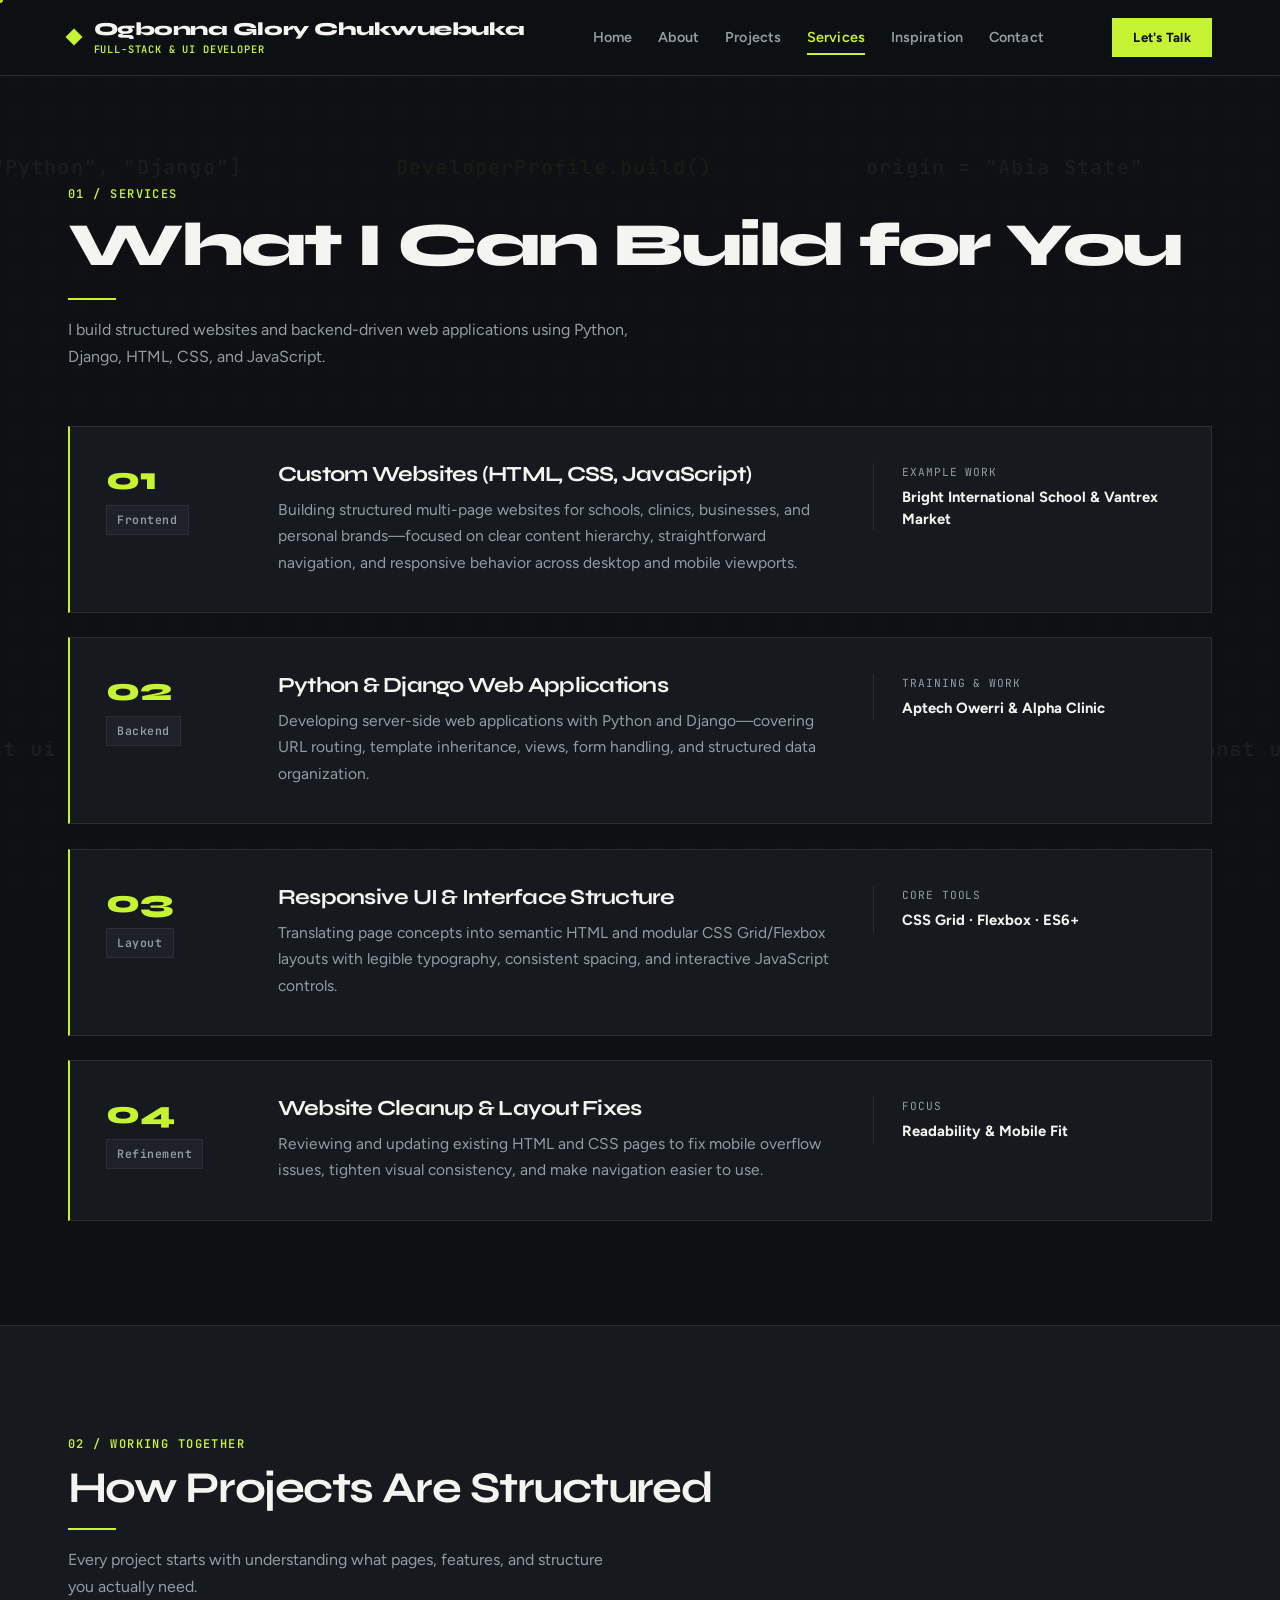
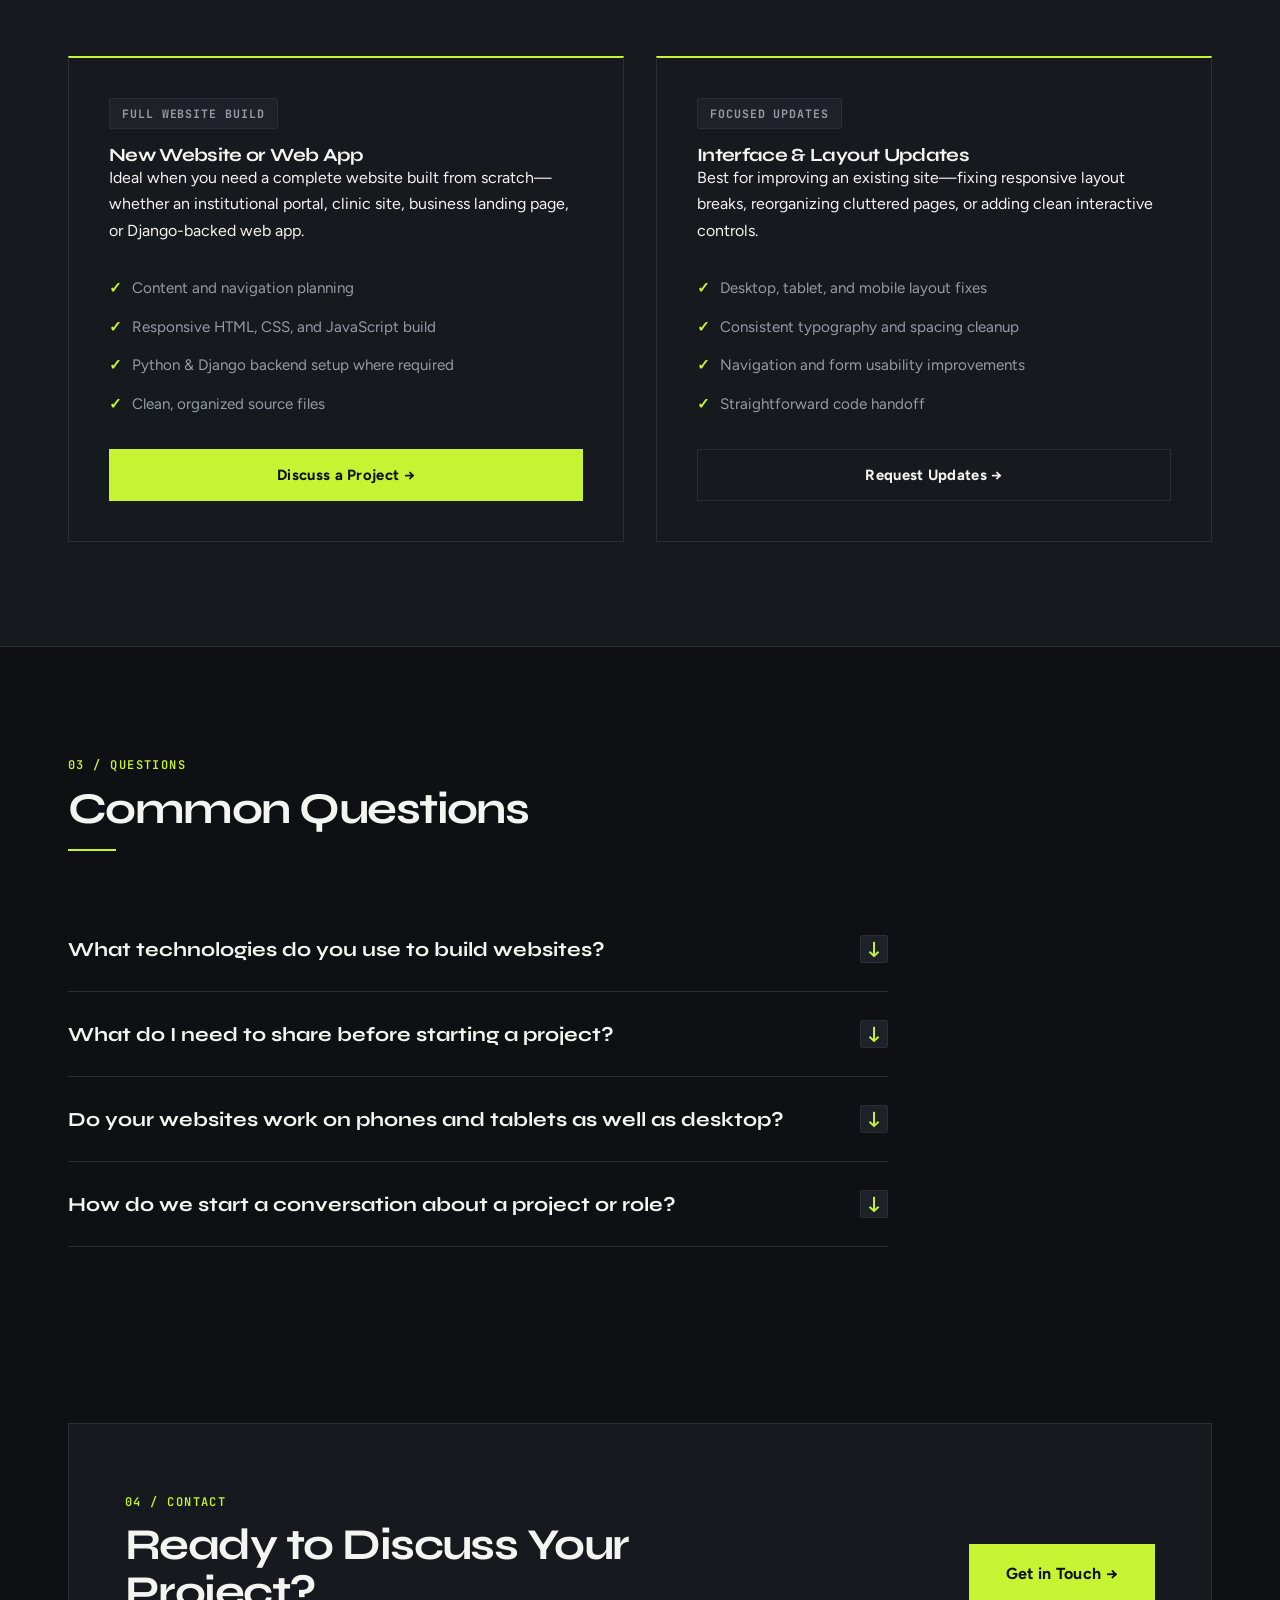
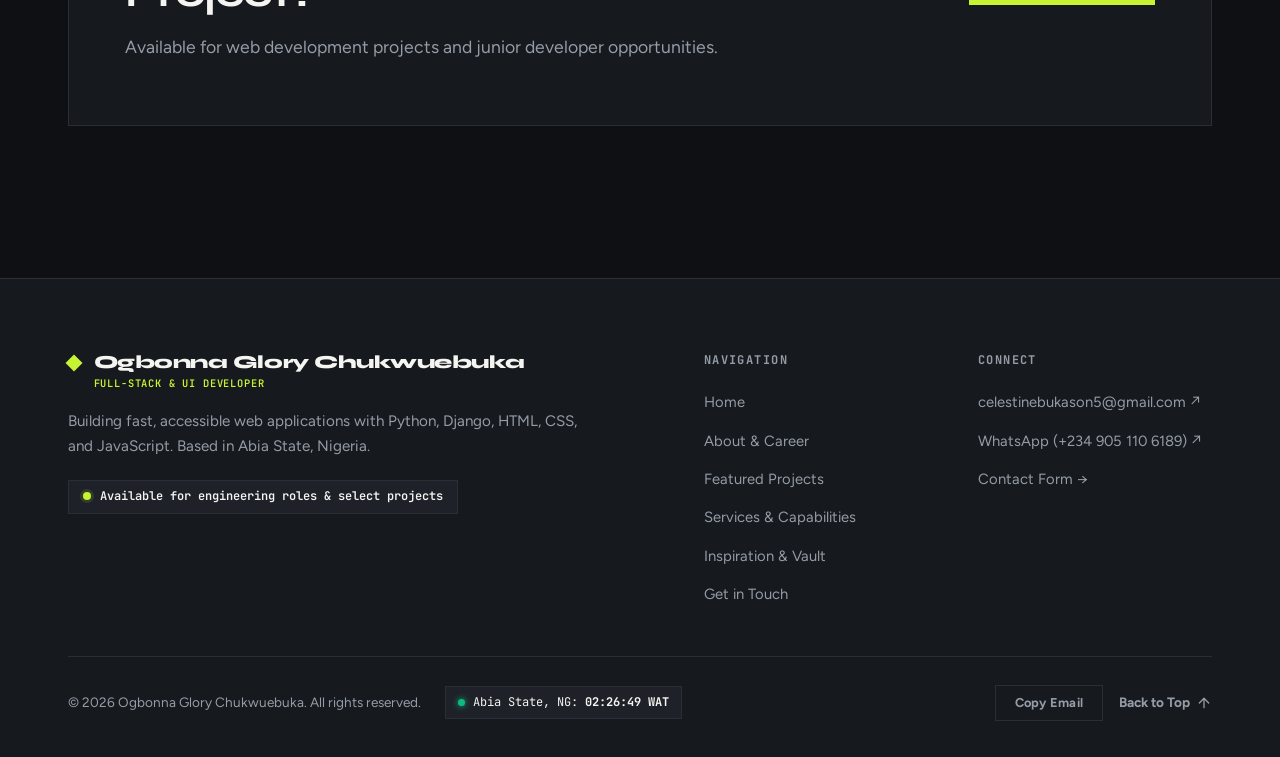
<file: services.html>
<!DOCTYPE html>
<html lang="en" data-theme="dark">
<head>
  <meta charset="UTF-8" />
  <meta name="viewport" content="width=device-width, initial-scale=1.0" />
  <meta name="description" content="Web Development Services by Ogbonna Glory Chukwuebuka — Websites and web applications built with Python, Django, HTML, CSS, and JavaScript." />
  <meta property="og:title" content="Services — Ogbonna Glory Chukwuebuka" />
  <meta property="og:description" content="Practical web development services using Python, Django, HTML, CSS, and JavaScript." />
  <title>Services — Ogbonna Glory Chukwuebuka</title>
  <link rel="icon" href="data:image/svg+xml,<svg xmlns='http://www.w3.org/2000/svg' viewBox='0 0 32 32'><rect width='32' height='32' rx='8' fill='%230B0D10'/><path d='M16 6 L26 16 L16 26 L6 16 Z' fill='%23C6F432'/></svg>">
  
  <link rel="preconnect" href="https://fonts.googleapis.com">
  <link rel="preconnect" href="https://fonts.gstatic.com" crossorigin>
  <link href="https://fonts.googleapis.com/css2?family=Figtree:ital,wght@0,300..900;1,300..900&family=JetBrains+Mono:wght@400;500;600&family=Syne:wght@600;700;800&display=swap" rel="stylesheet">
  
  <link rel="stylesheet" href="css/style.css" />
</head>
<body class="page-services">
  <a href="#main-content" class="skip-link">Skip to main content</a>
  <div id="site-header-root"></div>

  <main id="main-content">
    <!-- SERVICES HERO & EDITORIAL CAPABILITIES LIST -->
    <section class="section" id="services-hero">
      <div class="container">
        <div class="section-heading reveal">
          <span class="eyebrow">01 / Services</span>
          <h1 class="hero-title-oversized" style="margin-bottom: 1.25rem;">What I Can Build for You</h1>
          <div class="heading-line"></div>
          <p class="hero-lead-text" style="margin-bottom: 0;">
            I build structured websites and backend-driven web applications using Python, Django, HTML, CSS, and JavaScript.
          </p>
        </div>

        <!-- Distinct Editorial Row List (No Repetitive Card Grid) -->
        <div class="services-editorial-list">
          <article class="service-editorial-row glass-card reveal">
            <div class="service-row-index">
              <span class="service-num">01</span>
              <span class="tag-badge">Frontend</span>
            </div>
            <div class="service-row-body">
              <h2 class="service-row-title">Custom Websites (HTML, CSS, JavaScript)</h2>
              <p class="service-row-desc">
                Building structured multi-page websites for schools, clinics, businesses, and personal brands—focused on clear content hierarchy, straightforward navigation, and responsive behavior across desktop and mobile viewports.
              </p>
            </div>
            <div class="service-row-meta">
              <span class="service-meta-label">Example Work</span>
              <strong class="service-meta-val">Bright International School &amp; Vantrex Market</strong>
            </div>
          </article>

          <article class="service-editorial-row glass-card reveal delay-1">
            <div class="service-row-index">
              <span class="service-num">02</span>
              <span class="tag-badge">Backend</span>
            </div>
            <div class="service-row-body">
              <h2 class="service-row-title">Python &amp; Django Web Applications</h2>
              <p class="service-row-desc">
                Developing server-side web applications with Python and Django—covering URL routing, template inheritance, views, form handling, and structured data organization.
              </p>
            </div>
            <div class="service-row-meta">
              <span class="service-meta-label">Training &amp; Work</span>
              <strong class="service-meta-val">Aptech Owerri &amp; Alpha Clinic</strong>
            </div>
          </article>

          <article class="service-editorial-row glass-card reveal delay-2">
            <div class="service-row-index">
              <span class="service-num">03</span>
              <span class="tag-badge">Layout</span>
            </div>
            <div class="service-row-body">
              <h2 class="service-row-title">Responsive UI &amp; Interface Structure</h2>
              <p class="service-row-desc">
                Translating page concepts into semantic HTML and modular CSS Grid/Flexbox layouts with legible typography, consistent spacing, and interactive JavaScript controls.
              </p>
            </div>
            <div class="service-row-meta">
              <span class="service-meta-label">Core Tools</span>
              <strong class="service-meta-val">CSS Grid · Flexbox · ES6+</strong>
            </div>
          </article>

          <article class="service-editorial-row glass-card reveal delay-3">
            <div class="service-row-index">
              <span class="service-num">04</span>
              <span class="tag-badge">Refinement</span>
            </div>
            <div class="service-row-body">
              <h2 class="service-row-title">Website Cleanup &amp; Layout Fixes</h2>
              <p class="service-row-desc">
                Reviewing and updating existing HTML and CSS pages to fix mobile overflow issues, tighten visual consistency, and make navigation easier to use.
              </p>
            </div>
            <div class="service-row-meta">
              <span class="service-meta-label">Focus</span>
              <strong class="service-meta-val">Readability &amp; Mobile Fit</strong>
            </div>
          </article>
        </div>
      </div>
    </section>

    <!-- COLLABORATION FORMATS (NO PRICING OR GUARANTEES) -->
    <section class="section about-surface-band" id="collaboration">
      <div class="container">
        <div class="section-heading reveal">
          <span class="eyebrow">02 / Working Together</span>
          <h2 class="section-title">How Projects Are Structured</h2>
          <div class="heading-line"></div>
          <p class="hero-lead-text" style="margin-top: 1rem; margin-bottom: 0;">
            Every project starts with understanding what pages, features, and structure you actually need.
          </p>
        </div>

        <div class="collab-two-col">
          <div class="collab-panel glass-card reveal">
            <span class="standard-badge" style="width: fit-content; margin-bottom: 1rem;">Full Website Build</span>
            <h3 class="skill-name">New Website or Web App</h3>
            <p class="skill-detail">
              Ideal when you need a complete website built from scratch—whether an institutional portal, clinic site, business landing page, or Django-backed web app.
            </p>
            <ul class="tier-features">
              <li>Content and navigation planning</li>
              <li>Responsive HTML, CSS, and JavaScript build</li>
              <li>Python &amp; Django backend setup where required</li>
              <li>Clean, organized source files</li>
            </ul>
            <a href="contact.html?engagement=full-build" class="btn btn-ice magnetic">Discuss a Project &rarr;</a>
          </div>

          <div class="collab-panel glass-card reveal delay-1">
            <span class="standard-badge" style="width: fit-content; margin-bottom: 1rem;">Focused Updates</span>
            <h3 class="skill-name">Interface &amp; Layout Updates</h3>
            <p class="skill-detail">
              Best for improving an existing site—fixing responsive layout breaks, reorganizing cluttered pages, or adding clean interactive controls.
            </p>
            <ul class="tier-features">
              <li>Desktop, tablet, and mobile layout fixes</li>
              <li>Consistent typography and spacing cleanup</li>
              <li>Navigation and form usability improvements</li>
              <li>Straightforward code handoff</li>
            </ul>
            <a href="contact.html?engagement=sprint" class="btn btn-ghost magnetic">Request Updates &rarr;</a>
          </div>
        </div>
      </div>
    </section>

    <!-- FAQ ACCORDION -->
    <section class="section" id="faq">
      <div class="container">
        <div class="section-heading reveal">
          <span class="eyebrow">03 / Questions</span>
          <h2 class="section-title">Common Questions</h2>
          <div class="heading-line"></div>
        </div>

        <div class="accordion-wrapper reveal" style="margin: 0;">
          <div class="accordion-item">
            <button class="accordion-trigger" aria-expanded="false" aria-controls="faq-ans-1">
              <span>What technologies do you use to build websites?</span>
              <span class="accordion-icon" aria-hidden="true">&darr;</span>
            </button>
            <div class="accordion-content" id="faq-ans-1">
              <div class="accordion-content-inner">
                I work with Python and Django for server-side web logic and templates, paired with semantic HTML, modern CSS (Grid and Flexbox), and vanilla JavaScript for responsive layouts and interactive UI behavior.
              </div>
            </div>
          </div>

          <div class="accordion-item">
            <button class="accordion-trigger" aria-expanded="false" aria-controls="faq-ans-2">
              <span>What do I need to share before starting a project?</span>
              <span class="accordion-icon" aria-hidden="true">&darr;</span>
            </button>
            <div class="accordion-content" id="faq-ans-2">
              <div class="accordion-content-inner">
                An outline of the pages you need, any written text or images you already have, and examples of websites whose structure you like. If you do not have full designs ready, we can establish a clear layout together first.
              </div>
            </div>
          </div>

          <div class="accordion-item">
            <button class="accordion-trigger" aria-expanded="false" aria-controls="faq-ans-3">
              <span>Do your websites work on phones and tablets as well as desktop?</span>
              <span class="accordion-icon" aria-hidden="true">&darr;</span>
            </button>
            <div class="accordion-content" id="faq-ans-3">
              <div class="accordion-content-inner">
                Yes. Layouts are built with responsive CSS Grid, Flexbox, and breakpoints so text, navigation menus, images, and forms adapt cleanly across desktop monitors, tablets, and mobile screens.
              </div>
            </div>
          </div>

          <div class="accordion-item">
            <button class="accordion-trigger" aria-expanded="false" aria-controls="faq-ans-4">
              <span>How do we start a conversation about a project or role?</span>
              <span class="accordion-icon" aria-hidden="true">&darr;</span>
            </button>
            <div class="accordion-content" id="faq-ans-4">
              <div class="accordion-content-inner">
                Head over to the Contact page and outline what you are looking to build, your preferred timeline, and the type of project or role.
              </div>
            </div>
          </div>
        </div>
      </div>
    </section>

    <!-- CLOSING CTA -->
    <section class="section-pad">
      <div class="container">
        <div class="cta-banner glass-card spotlight-card reveal">
          <div class="cta-content">
            <span class="eyebrow">04 / Contact</span>
            <h2 class="cta-title">Ready to Discuss Your Project?</h2>
            <p class="cta-desc">
              Available for web development projects and junior developer opportunities.
            </p>
          </div>
          <div class="cta-action">
            <a href="contact.html" class="btn btn-ice btn-lg magnetic">Get in Touch &rarr;</a>
          </div>
        </div>
      </div>
    </section>
  </main>

  <div id="site-footer-root"></div>

  <script src="js/components.js"></script>
  <script src="js/script.js"></script>
</body>
</html>
</file>
<file: css/style.css>
/* ==========================================================================
   GLORY EBUKA OGBONNA — SENIOR FRONTEND DEVELOPER & UI ENGINEER PORTFOLIO
   Design System, Custom Typography, Multi-Page Layouts & Micro-Interactions
   ========================================================================== */

/* --------------------------------------------------------------------------
   1. Design Tokens & Theme Variables
   -------------------------------------------------------------------------- */
:root,
[data-theme="dark"] {
  /* Brand Typography (Preserved) */
  --font-display: "Syne", sans-serif;
  --font-body: "Figtree", -apple-system, BlinkMacSystemFont, "Segoe UI", Roboto, sans-serif;
  --font-code: "JetBrains Mono", monospace;

  /* Color Palette — Dark Theme (Default: Charcoal, Ivory & Lime) */
  --bg: #0E1013;
  --surface: #16191E;
  --surface-elevated: #1E2228;
  --surface-hover: #252A32;
  --border: #2A2F37;
  --text: #F4F4F0;
  --muted: #949CA6;
  --accent: #C6F432;
  --accent-ink: #0E1013;   /* text on accent buttons */
  --accent-text: #C6F432;  /* accent used as text/links */

  /* Derived Surface & Tint Variables */
  --accent-subtle: rgba(198, 244, 50, 0.12);
  --accent-faint: rgba(198, 244, 50, 0.05);
  --accent-border: rgba(198, 244, 50, 0.28);
  --accent-glow: rgba(198, 244, 50, 0.22);
  --accent-glow-strong: rgba(198, 244, 50, 0.35);
  --header-bg: rgba(14, 16, 19, 0.94);
  --code-bg: #111317;
  --code-text: #F4F4F0;

  /* Feedback & Utility Colors */
  --danger: #ef4444;
  --warning: #f59e0b;
  --success: #10b981;
  --syntax-keyword: #f472b6;
  --syntax-obj: #38bdf8;
  --syntax-str: #34d399;
  --syntax-bool: #60a5fa;
  --syntax-func: #a78bfa;
  --syntax-comment: #949CA6;

  /* Legacy Compatibility Aliases */
  --bg-main: var(--bg);
  --bg-surface: var(--surface);
  --bg-surface-elevated: var(--surface-elevated);
  --glass-bg: var(--surface);
  --glass-border: var(--border);
  --glass-hover-border: var(--accent-border);
  --text-primary: var(--text);
  --text-secondary: var(--muted);
  --text-muted: var(--muted);
  --border-line: var(--border);
  --ice: var(--accent-text);
  --ice-bright: var(--accent);
  --ice-glow: var(--accent-glow);
  --ice-subtle: var(--accent-subtle);
  --ice-border: var(--accent-border);
  --accent-gradient-stop: #d4f85e;
  --ice-gradient: linear-gradient(135deg, var(--accent) 0%, var(--accent-text) 100%);
  --ice-strong: var(--accent-text);
  --ice-faint: var(--accent-faint);

  /* Restrained Architectural Elevation */
  --shadow-soft: 0 4px 16px rgba(0, 0, 0, 0.35);
  --shadow-card: 0 8px 28px rgba(0, 0, 0, 0.45);
  --shadow-ice: 0 4px 18px rgba(198, 244, 50, 0.14);
  --shadow-glow: 0 0 24px rgba(198, 244, 50, 0.15);

  /* Sharp Architectural Geometry */
  --radius-none: 0px;
  --radius-card: 0px;
  --radius-btn: 0px;
  --radius-tag: 0px;
  --radius-md: 2px;
  --radius-sm: 2px;
  --radius-pill: 2px;
  --radius-circle: 50%;

  /* 8px Modular Spacing System */
  --space-1: 4px;
  --space-2: 8px;
  --space-3: 16px;
  --space-4: 24px;
  --space-5: 32px;
  --space-6: 48px;
  --space-7: 64px;
  --space-8: 96px;
  --space-9: 128px;

  --nav-height: 76px;
  --ease-smooth: cubic-bezier(0.16, 1, 0.3, 1);
  --ease-bounce: cubic-bezier(0.16, 1, 0.3, 1);
  --transition-fast: 0.18s ease;
}

[data-theme="light"] {
  --bg: #F9F8F5;
  --surface: #FFFFFF;
  --surface-elevated: #F0EFEA;
  --surface-hover: #E7E5DF;
  --border: #E2DFD7;
  --text: #14171A;
  --muted: #636A73;
  --accent: #B5E61D;
  --accent-ink: #14171A;
  --accent-text: #4F7A00;  /* darker lime so links pass contrast on light */

  --accent-subtle: rgba(181, 230, 29, 0.18);
  --accent-faint: rgba(181, 230, 29, 0.08);
  --accent-border: rgba(79, 122, 0, 0.35);
  --accent-glow: rgba(181, 230, 29, 0.25);
  --accent-glow-strong: rgba(79, 122, 0, 0.35);
  --header-bg: rgba(249, 248, 245, 0.94);
  --code-bg: #14171A;
  --code-text: #F4F4F0;

  --danger: #dc2626;
  --warning: #d97706;
  --success: #059669;
  --syntax-keyword: #f472b6;
  --syntax-obj: #38bdf8;
  --syntax-str: #34d399;
  --syntax-bool: #60a5fa;
  --syntax-func: #a78bfa;
  --syntax-comment: #949CA6;

  --bg-main: var(--bg);
  --bg-surface: var(--surface);
  --bg-surface-elevated: var(--surface-elevated);
  --glass-bg: var(--surface);
  --glass-border: var(--border);
  --glass-hover-border: var(--accent-border);
  --text-primary: var(--text);
  --text-secondary: var(--muted);
  --text-muted: var(--muted);
  --border-line: var(--border);
  --ice: var(--accent-text);
  --ice-bright: var(--accent);
  --ice-glow: var(--accent-glow);
  --ice-subtle: var(--accent-subtle);
  --ice-border: var(--accent-border);
  --accent-gradient-stop: #4F7A00;
  --ice-gradient: linear-gradient(135deg, var(--accent) 0%, var(--accent-text) 100%);
  --ice-strong: var(--accent-text);
  --ice-faint: var(--accent-faint);

  --shadow-soft: 0 4px 16px rgba(20, 23, 26, 0.04);
  --shadow-card: 0 8px 28px rgba(20, 23, 26, 0.06);
  --shadow-ice: 0 4px 18px rgba(79, 122, 0, 0.14);
  --shadow-glow: 0 0 24px rgba(181, 230, 29, 0.18);
}

/* --------------------------------------------------------------------------
   2. Reset & Base Typography
   -------------------------------------------------------------------------- */
*, *::before, *::after {
  box-sizing: border-box;
  margin: 0;
  padding: 0;
}

html {
  scroll-behavior: smooth;
  scroll-padding-top: calc(var(--nav-height) + 24px);
  -webkit-font-smoothing: antialiased;
  -moz-osx-font-smoothing: grayscale;
}

body {
  font-family: var(--font-body);
  background-color: var(--bg-main);
  color: var(--text-primary);
  line-height: 1.65;
  transition: background-color 0.3s var(--ease-smooth), color 0.3s var(--ease-smooth);
  overflow-x: clip;
  position: relative;
  min-height: 100vh;
}

#site-header-root {
  display: contents;
}

/* Subtle background grain simulation */
body::before {
  content: "";
  position: fixed;
  top: 0;
  left: 0;
  width: 100vw;
  height: 100vh;
  background-image: radial-gradient(var(--border-line) 1px, transparent 1px);
  background-size: 32px 32px;
  pointer-events: none;
  z-index: -2;
  opacity: 0.35;
}

/* Fixed Global Scroll-Linked Reverse-Parallax Code Backdrop */
.ambient-code-backdrop {
  position: fixed;
  inset: 0;
  z-index: -1;
  pointer-events: none;
  overflow: hidden;
  display: flex;
  flex-direction: column;
  justify-content: space-between;
  padding: 15vh 0 13vh 0;
  user-select: none;
}

.ambient-code-track {
  width: 100%;
  overflow: visible;
  font-family: var(--font-code);
  font-weight: 500;
  font-size: clamp(0.95rem, 1.55vw, 1.35rem);
  letter-spacing: 0.06em;
  line-height: 1.4;
  white-space: nowrap;
  color: var(--text);
  opacity: 0.055;
  will-change: transform;
}

.ambient-code-track.track-reverse {
  opacity: 0.065;
}

.ambient-code-stream {
  display: inline-flex;
  align-items: center;
  transform: translate3d(-15%, 0, 0);
}

.ambient-spacer {
  display: inline-block;
  width: clamp(5rem, 12vw, 11rem);
  flex-shrink: 0;
}

.ambient-code-track .code-accent {
  color: var(--accent);
}

@media (prefers-reduced-motion: reduce) {
  .ambient-code-track {
    transform: none !important;
  }
}

h1, h2, h3, h4, h5, h6 {
  font-family: var(--font-display);
  font-weight: 700;
  line-height: 1.08;
  letter-spacing: -0.035em;
  color: var(--text-primary);
}

a {
  color: inherit;
  text-decoration: none;
  transition: color var(--transition-fast), border-color var(--transition-fast);
}

img, svg {
  display: block;
  max-width: 100%;
}

button, input, textarea, select {
  font-family: inherit;
  font-size: inherit;
}

/* Accessibility Focus Ring */
:focus-visible {
  outline: 2px solid var(--accent);
  outline-offset: 4px;
}

.skip-link {
  position: absolute;
  top: -100px;
  left: 1.5rem;
  background: var(--accent);
  color: var(--accent-ink);
  padding: 0.6rem 1.25rem;
  border-radius: var(--radius-sm);
  font-weight: 700;
  z-index: 9999;
  transition: top 0.2s ease;
}
.skip-link:focus {
  top: 1.5rem;
}

/* --------------------------------------------------------------------------
   3. Custom Cursor & Page Transition Overlay
   -------------------------------------------------------------------------- */
@media (hover: hover) and (pointer: fine) {
  body.has-custom-cursor {
    cursor: none;
  }
  body.has-custom-cursor a,
  body.has-custom-cursor button,
  body.has-custom-cursor input,
  body.has-custom-cursor textarea,
  body.has-custom-cursor [role="button"] {
    cursor: none;
  }

  .custom-cursor {
    position: fixed;
    top: 0;
    left: 0;
    width: 6px;
    height: 6px;
    background-color: var(--accent);
    border-radius: 50%;
    pointer-events: none;
    z-index: 10000;
    transform: translate(-50%, -50%);
    transition: opacity 0.2s ease, transform 0.1s ease;
    mix-blend-mode: difference;
  }

  .cursor-follower {
    position: fixed;
    top: 0;
    left: 0;
    width: 28px;
    height: 28px;
    border: 1px solid var(--accent-border);
    border-radius: 0px;
    pointer-events: none;
    z-index: 9999;
    transform: translate(-50%, -50%);
    transition: width 0.2s var(--ease-smooth), height 0.2s var(--ease-smooth), border-color 0.2s ease, background-color 0.2s ease;
  }

  .cursor-follower.hovered {
    width: 44px;
    height: 44px;
    background-color: var(--accent-faint);
    border-color: var(--accent);
  }
}

@media (hover: none) or (pointer: coarse) {
  .custom-cursor,
  .cursor-follower {
    display: none !important;
  }
}

/* Page Transition Overlay */
.page-transition-overlay {
  position: fixed;
  top: 0;
  left: 0;
  width: 100%;
  height: 100%;
  background: var(--bg-main);
  z-index: 9998;
  pointer-events: none;
  opacity: 0;
  transition: opacity 0.35s var(--ease-smooth);
}
.page-transition-overlay.active {
  opacity: 1;
  pointer-events: all;
}

/* --------------------------------------------------------------------------
   4. Reading / Scroll Progress Bar
   -------------------------------------------------------------------------- */
.nav-progress {
  position: fixed;
  top: 0;
  left: 0;
  height: 2px;
  width: 0%;
  z-index: 3000;
  background: var(--accent);
  pointer-events: none;
  transition: width 0.08s linear;
}

/* --------------------------------------------------------------------------
   5. Site Header & Floating Navigation
   -------------------------------------------------------------------------- */
.site-header {
  position: sticky;
  top: 0;
  left: 0;
  width: 100%;
  height: var(--nav-height);
  background-color: var(--header-bg);
  border-bottom: 1px solid var(--border);
  z-index: 2000;
  transition: transform 0.3s var(--ease-smooth), background-color 0.3s ease, border-color 0.3s ease, box-shadow 0.3s ease;
}

.site-header.scrolled {
  box-shadow: var(--shadow-soft);
}

.nav-link .nav-icon {
  display: none;
}

/* --------------------------------------------------------------------------
   SIDEBAR DOCK MODE (Desktop Only — Left-Hand Side Dock When Scrolling)
   -------------------------------------------------------------------------- */
@keyframes sideDockInLeft {
  0% {
    opacity: 0;
    transform: translateY(-50%) translateX(-30px);
  }
  100% {
    opacity: 1;
    transform: translateY(-50%) translateX(0);
  }
}

@media (min-width: 1361px) {
  .site-header.docked-sidebar {
    position: fixed;
    top: 50%;
    left: 1.5rem;
    right: auto;
    width: auto;
    height: auto;
    transform: translateY(-50%);
    background-color: var(--surface);
    border: 1px solid var(--border);
    border-radius: var(--radius-card);
    box-shadow: var(--shadow-card);
    padding: 1rem 0.5rem;
    z-index: 3000;
    animation: sideDockInLeft 0.3s var(--ease-smooth);
  }

  .site-header.docked-sidebar .container.nav-inner {
    flex-direction: column;
    padding: 0;
    gap: 1.25rem;
    height: auto;
  }

  .site-header.docked-sidebar .brand {
    padding: 0.35rem 0;
  }

  .site-header.docked-sidebar .brand-text {
    display: none;
  }

  .site-header.docked-sidebar .brand-mark {
    width: 16px;
    height: 16px;
  }

  .site-header.docked-sidebar .nav-list {
    flex-direction: column;
    gap: 0.5rem;
  }

  .site-header.docked-sidebar .nav-link {
    display: flex;
    align-items: center;
    justify-content: center;
    width: 40px;
    height: 40px;
    border-radius: var(--radius-sm);
    padding: 0;
    color: var(--text-secondary);
    position: relative;
    transition: all 0.2s var(--ease-smooth);
  }

  .site-header.docked-sidebar .nav-link .nav-icon {
    display: flex;
    align-items: center;
    justify-content: center;
  }

  /* Tooltip flies out to the RIGHT since dock is on the LEFT */
  .site-header.docked-sidebar .nav-link .nav-text {
    position: absolute;
    left: 52px;
    right: auto;
    background: var(--surface-elevated);
    color: var(--text-primary);
    font-family: var(--font-code);
    font-size: 0.75rem;
    font-weight: 600;
    letter-spacing: 0.04em;
    padding: 0.35rem 0.75rem;
    border-radius: var(--radius-sm);
    border: 1px solid var(--border);
    box-shadow: var(--shadow-soft);
    opacity: 0;
    pointer-events: none;
    transform: translateX(-6px);
    transition: all 0.2s ease;
    white-space: nowrap;
  }

  .site-header.docked-sidebar .nav-link:hover .nav-text {
    opacity: 1;
    transform: translateX(0);
  }

  .site-header.docked-sidebar .nav-link:hover {
    color: var(--accent-text);
    background: var(--accent-faint);
  }

  .site-header.docked-sidebar .nav-link.active {
    background: var(--accent);
    color: var(--accent-ink);
  }

  .site-header.docked-sidebar .nav-link.active::after {
    display: none;
  }

  .site-header.docked-sidebar .nav-actions {
    flex-direction: column;
    gap: 0.5rem;
  }

  .site-header.docked-sidebar .nav-cta {
    display: none;
  }
}

/* Tablet & Mobile: Fixed Top Navbar on Scroll (Full-Width Reading Space) */
@media (max-width: 992px) {
  body {
    padding-top: var(--nav-height);
  }

  .site-header,
  .site-header.docked-sidebar {
    position: fixed;
    top: 0;
    left: 0;
    right: 0;
    width: 100%;
    height: var(--nav-height);
    border-radius: 0;
    border-top: none;
    border-left: none;
    border-right: none;
    border-bottom: 1px solid var(--border);
    background-color: var(--header-bg);
    backdrop-filter: blur(10px);
    -webkit-backdrop-filter: blur(10px);
    padding: 0;
    z-index: 2500;
  }

  .site-header.scrolled,
  .site-header.docked-sidebar.scrolled {
    box-shadow: var(--shadow-soft);
    border-bottom-color: var(--accent-border);
  }

  .site-header.docked-sidebar .nav-menu {
    top: var(--nav-height);
    left: 0;
    right: 0;
    width: 100%;
    border-radius: 0;
  }
}

.container {
  width: 100%;
  max-width: 1200px;
  margin: 0 auto;
  padding-left: 1.75rem;
  padding-right: 1.75rem;
}

.nav-inner {
  display: flex;
  align-items: center;
  justify-content: space-between;
  gap: clamp(2rem, 3.5vw, 4rem);
  height: 100%;
}

.brand {
  display: flex;
  align-items: center;
  gap: 0.85rem;
  flex-shrink: 0;
}

.brand-mark {
  width: 12px;
  height: 12px;
  border-radius: 0px;
  background: var(--accent);
  transform: rotate(45deg);
  flex-shrink: 0;
  transition: transform 0.3s var(--ease-smooth);
}

.brand:hover .brand-mark {
  transform: rotate(135deg);
}

.brand-text {
  font-family: var(--font-display);
  font-size: 1.15rem;
  font-weight: 800;
  letter-spacing: -0.025em;
  color: var(--text-primary);
  display: flex;
  flex-direction: column;
  line-height: 1.15;
}

.brand-subtitle {
  font-family: var(--font-code);
  font-size: 0.65rem;
  font-weight: 600;
  letter-spacing: 0.08em;
  text-transform: uppercase;
  color: var(--accent-text);
  margin-top: 3px;
}

.nav-list {
  display: flex;
  align-items: center;
  gap: clamp(1.15rem, 2vw, 2rem);
  list-style: none;
}

.nav-link {
  font-size: 0.9rem;
  font-weight: 600;
  letter-spacing: 0.01em;
  color: var(--muted);
  position: relative;
  padding: 0.45rem 0;
  white-space: nowrap;
}

.nav-link:hover {
  color: var(--text);
}

.nav-link.active {
  color: var(--accent-text);
}

.nav-link.active::after {
  content: '';
  position: absolute;
  bottom: -2px;
  left: 0;
  width: 100%;
  height: 2px;
  background: var(--accent);
  border-radius: 0px;
}

.nav-actions {
  display: flex;
  align-items: center;
  gap: 0.85rem;
  flex-shrink: 0;
}

/* --------------------------------------------------------------------------
   6. Buttons & UI Controls
   -------------------------------------------------------------------------- */
.btn {
  display: inline-flex;
  align-items: center;
  justify-content: center;
  gap: 0.65rem;
  min-height: 44px;
  font-family: var(--font-body);
  font-weight: 700;
  font-size: 0.925rem;
  letter-spacing: 0.02em;
  border-radius: var(--radius-btn);
  cursor: pointer;
  transition: all 0.2s var(--ease-smooth);
  border: 1px solid transparent;
  white-space: nowrap;
}

.btn:disabled,
button:disabled {
  opacity: 0.45;
  cursor: not-allowed;
  transform: none !important;
  pointer-events: none;
}

.btn-ice {
  background: var(--accent);
  color: var(--accent-ink) !important;
  border-color: var(--accent);
  padding: 0.8rem 1.85rem;
}

.btn-ice:active {
  transform: translateY(0);
}

.btn-ice-sm {
  background: var(--accent);
  color: var(--accent-ink) !important;
  border-color: var(--accent);
  min-height: 36px;
  padding: 0.5rem 1.25rem;
  font-size: 0.825rem;
}

.btn-ghost {
  background: transparent;
  border: 1px solid var(--border);
  color: var(--text);
  padding: 0.8rem 1.85rem;
}

.btn-ghost:active {
  transform: translateY(0);
}

.btn-ghost-sm {
  background: transparent;
  border: 1px solid var(--border);
  color: var(--muted);
  min-height: 36px;
  padding: 0.5rem 1.15rem;
  font-size: 0.825rem;
}

@media (hover: hover) and (pointer: fine) {
  .btn-ice:hover,
  .btn-ice-sm:hover {
    transform: translateY(-2px);
    filter: brightness(0.95);
    box-shadow: var(--shadow-soft);
  }

  .btn-ghost:hover,
  .btn-ghost-sm:hover {
    border-color: var(--accent);
    color: var(--accent-text);
    background: var(--accent-faint);
    transform: translateY(-2px);
  }
}

.btn-lg {
  padding: 1rem 2.25rem;
  font-size: 1rem;
}

.btn-block {
  width: 100%;
}

/* Icon Buttons (Theme toggle, hamburger) */
.icon-btn {
  min-width: 42px;
  min-height: 42px;
  width: 42px;
  height: 42px;
  border-radius: var(--radius-sm);
  background: var(--surface);
  border: 1px solid var(--border);
  color: var(--text-primary);
  display: flex;
  align-items: center;
  justify-content: center;
  cursor: pointer;
  transition: all 0.2s ease;
}

@media (hover: hover) and (pointer: fine) {
  .icon-btn:hover {
    border-color: var(--accent);
    color: var(--accent-text);
    background: var(--surface-elevated);
    transform: translateY(-1px);
  }
}

.hamburger {
  display: none;
  flex-direction: column;
  justify-content: center;
  gap: 5px;
}

.mobile-menu-actions {
  display: none;
}

.hamburger-bar {
  width: 18px;
  height: 2px;
  background-color: currentColor;
  border-radius: var(--radius-pill);
  transition: transform 0.25s ease, opacity 0.25s ease;
}

.hamburger.open .hamburger-bar:nth-child(1) {
  transform: translateY(7px) rotate(45deg);
}
.hamburger.open .hamburger-bar:nth-child(2) {
  opacity: 0;
}
.hamburger.open .hamburger-bar:nth-child(3) {
  transform: translateY(-7px) rotate(-45deg);
}

/* --------------------------------------------------------------------------
   7. Card Spotlight, Architectural Surfaces & Bento Styles
   -------------------------------------------------------------------------- */
.glass-card {
  background: var(--surface);
  border: 1px solid var(--border);
  border-radius: var(--radius-card);
  transition: border-color 0.25s var(--ease-smooth), transform 0.25s var(--ease-smooth), box-shadow 0.25s var(--ease-smooth);
  position: relative;
  overflow: hidden;
}

.glass-card:hover {
  border-color: var(--accent-border);
  box-shadow: var(--shadow-soft);
}

/* Spotlight Card effect — Subtle editorial sheen */
.spotlight-card {
  position: relative;
}
.spotlight-card::before {
  content: "";
  position: absolute;
  top: 0;
  left: 0;
  right: 0;
  bottom: 0;
  border-radius: inherit;
  background: radial-gradient(
    450px circle at var(--mouse-x, 50%) var(--mouse-y, 50%),
    var(--accent-subtle),
    transparent 60%
  );
  opacity: 0;
  transition: opacity 0.35s ease;
  pointer-events: none;
  z-index: 1;
}
.spotlight-card:hover::before {
  opacity: 0.25;
}

/* Typography Helpers */
.eyebrow {
  display: inline-block;
  font-family: var(--font-code);
  font-size: 0.75rem;
  font-weight: 600;
  letter-spacing: 0.12em;
  text-transform: uppercase;
  color: var(--accent-text);
  margin-bottom: var(--space-2);
}

.section-title {
  font-size: clamp(1.85rem, 4.5vw, 2.75rem);
  font-weight: 700;
  color: var(--text-primary);
  line-height: 1.12;
  letter-spacing: -0.035em;
  overflow-wrap: break-word;
}

.gradient-text {
  color: var(--accent-text);
}

.heading-line {
  width: 48px;
  height: 2px;
  background: var(--accent);
  border-radius: 0px;
  margin: 1rem 0;
}
.text-center .heading-line {
  margin: 1rem auto;
}

.section {
  padding-top: 6.5rem;
  padding-bottom: 6.5rem;
  position: relative;
}

.section-pad {
  padding-top: 4.5rem;
  padding-bottom: 4.5rem;
}

.section-heading {
  margin-bottom: 3.5rem;
}
.section-heading.text-center {
  text-align: center;
}

/* Status Indicators */
.pulse-indicator {
  width: 8px;
  height: 8px;
  background: var(--ice-bright);
  border-radius: 50%;
  box-shadow: 0 0 0 3px var(--ice-subtle);
  animation: icePulse 2s infinite;
  display: inline-block;
}

@keyframes icePulse {
  0% { box-shadow: 0 0 0 0 var(--accent-glow); }
  70% { box-shadow: 0 0 0 8px transparent; }
  100% { box-shadow: 0 0 0 0 transparent; }
}

.eyebrow-badge {
  display: inline-flex;
  align-items: center;
  gap: 0.65rem;
  padding: 0.4rem 1rem;
  background: var(--surface-elevated);
  border: 1px solid var(--border);
  border-radius: var(--radius-tag);
  font-family: var(--font-code);
  font-size: 0.75rem;
  font-weight: 600;
  letter-spacing: 0.04em;
  color: var(--text);
  margin-bottom: 1.5rem;
}

/* --------------------------------------------------------------------------
   8. INDEX.HTML: Asymmetric Hero & Bento Selected Work
   -------------------------------------------------------------------------- */
.hero-section {
  padding-top: 5rem;
  padding-bottom: 6rem;
  position: relative;
  overflow: hidden;
}

.hero-glow-bg {
  position: absolute;
  top: 0;
  left: 20%;
  width: min(500px, 90vw);
  height: min(500px, 90vw);
  background: radial-gradient(circle, var(--accent-faint) 0%, transparent 65%);
  filter: blur(80px);
  z-index: -1;
  pointer-events: none;
  opacity: 0.6;
}

.hero-container {
  display: grid;
  grid-template-columns: minmax(0, 1.15fr) minmax(0, 0.9fr);
  align-items: center;
  gap: clamp(2rem, 4vw, 4rem);
}

.hero-content,
.hero-visual {
  min-width: 0;
  max-width: 100%;
}

.hero-title-oversized {
  font-size: clamp(2.25rem, 4.8vw, 4.35rem);
  font-weight: 800;
  line-height: 1.06;
  letter-spacing: -0.04em;
  margin-bottom: 1.5rem;
  overflow-wrap: break-word;
}

.hero-lead-text {
  font-size: clamp(1rem, 1.25vw, 1.15rem);
  color: var(--text-secondary);
  line-height: 1.7;
  margin-bottom: 2.25rem;
  max-width: 560px;
}

.hero-cta-group {
  display: flex;
  align-items: center;
  gap: 1rem;
  margin-bottom: 3rem;
  flex-wrap: wrap;
}

/* Hero Stats Strip with Animated Counter Targets */
.hero-stats-row {
  display: grid;
  grid-template-columns: repeat(4, minmax(0, 1fr));
  gap: 1.25rem;
  padding-top: 2rem;
  border-top: 1px solid var(--border-line);
}

.stat-box {
  display: flex;
  flex-direction: column;
}

.stat-counter {
  font-family: var(--font-display);
  font-size: 2.25rem;
  font-weight: 800;
  color: var(--ice);
  line-height: 1;
  margin-bottom: 0.35rem;
}

.stat-label {
  font-size: 0.8rem;
  font-weight: 700;
  color: var(--text-muted);
  text-transform: uppercase;
  letter-spacing: 0.06em;
}

/* Floating Terminal Graphic with Soft Tilt/Float */
@keyframes iceFloat {
  0%, 100% { transform: translateY(0) rotate(-0.5deg); }
  50% { transform: translateY(-12px) rotate(0.8deg); }
}

.ice-card-float {
  animation: iceFloat 6.5s ease-in-out infinite;
}

.terminal-card {
  background: var(--code-bg);
  border: 1px solid var(--border);
  border-radius: var(--radius-card);
  box-shadow: var(--shadow-card);
  overflow: hidden;
  font-family: var(--font-code);
}

.terminal-bar {
  display: flex;
  align-items: center;
  flex-wrap: wrap;
  gap: 0.4rem 8px;
  padding: 0.85rem 1.35rem;
  background: rgba(255, 255, 255, 0.03);
  border-bottom: 1px solid rgba(255, 255, 255, 0.06);
}

.terminal-dots { display: flex; gap: 6px; }
.dot { width: 10px; height: 10px; border-radius: 50%; }
.dot-red { background: var(--danger); }
.dot-yellow { background: var(--warning); }
.dot-green { background: var(--success); }

.terminal-title {
  font-size: 0.775rem;
  color: var(--muted);
  margin-left: 0.5rem;
  min-width: 0;
  overflow-wrap: anywhere;
}

.terminal-body {
  padding: 1.85rem;
  font-size: 0.875rem;
  line-height: 1.85;
  color: var(--code-text);
  overflow-x: auto;
}

.c-keyword { color: var(--syntax-keyword); }
.c-obj { color: var(--syntax-obj); }
.c-str { color: var(--syntax-str); }
.c-bool { color: var(--syntax-bool); }
.c-func { color: var(--syntax-func); }
.c-comment { color: var(--syntax-comment); font-style: italic; }

/* Homepage Architectural Extensions */
.meta-strip-value {
  font-family: var(--font-display);
  font-size: 1.05rem;
  font-weight: 700;
  color: var(--text);
  margin-bottom: 0.25rem;
}

.spec-panel {
  border-top: 2px solid var(--accent);
}

.spec-bar {
  justify-content: space-between;
}

.spec-bar .terminal-title {
  margin-left: 0;
}

.spec-tag {
  font-family: var(--font-code);
  font-size: 0.68rem;
  font-weight: 700;
  letter-spacing: 0.08em;
  color: var(--accent-ink);
  background: var(--accent);
  padding: 0.2rem 0.55rem;
}

.typing-cursor::after {
  content: "▋";
  color: var(--accent);
  margin-left: 2px;
  animation: cursorBlink 0.9s steps(1) infinite;
}

@keyframes cursorBlink {
  0%, 49% { opacity: 1; }
  50%, 100% { opacity: 0; }
}

.intro-preview-section {
  border-top: 1px solid var(--border);
  border-bottom: 1px solid var(--border);
  background: var(--surface);
}

.intro-split-grid {
  display: grid;
  grid-template-columns: minmax(0, 0.9fr) minmax(0, 1.1fr);
  gap: clamp(2rem, 5vw, 5rem);
  align-items: start;
}

.intro-body-lead {
  font-size: 1.125rem;
  color: var(--text);
  line-height: 1.7;
  margin-bottom: 1.25rem;
}

.intro-body-sub {
  font-size: 1rem;
  color: var(--muted);
  line-height: 1.7;
  margin-bottom: 1.75rem;
}

.editorial-link {
  display: inline-flex;
  align-items: center;
  gap: 0.5rem;
  font-family: var(--font-code);
  font-size: 0.85rem;
  font-weight: 700;
  color: var(--accent-text);
  border-bottom: 1px solid transparent;
  padding-bottom: 2px;
  transition: border-color 0.2s ease, gap 0.2s ease;
}

.editorial-link:hover {
  border-bottom-color: var(--accent-text);
  gap: 0.75rem;
}

.section-heading-split {
  display: flex;
  align-items: flex-end;
  justify-content: space-between;
  gap: 1.5rem;
  flex-wrap: wrap;
}

.editorial-projects-layout {
  display: flex;
  flex-direction: column;
  gap: 2rem;
}

.project-feature-wide {
  padding: 2.5rem;
  border-left: 3px solid var(--accent);
}

.project-wide-meta {
  display: flex;
  align-items: center;
  justify-content: space-between;
  padding-bottom: 1.5rem;
  margin-bottom: 1.75rem;
  border-bottom: 1px solid var(--border);
}

.project-index {
  font-family: var(--font-display);
  font-size: 2rem;
  font-weight: 800;
  color: var(--accent-text);
  line-height: 1;
}

.project-domain {
  font-family: var(--font-code);
  font-size: 0.75rem;
  font-weight: 600;
  text-transform: uppercase;
  letter-spacing: 0.1em;
  color: var(--muted);
}

.project-wide-body {
  display: grid;
  grid-template-columns: minmax(0, 1.35fr) minmax(0, 0.85fr);
  gap: 2.5rem;
  align-items: end;
}

.project-wide-aside {
  display: flex;
  flex-direction: column;
  gap: 1.5rem;
  padding-left: 2rem;
  border-left: 1px solid var(--border);
}

.project-spec-list {
  display: flex;
  flex-direction: column;
  gap: 0.85rem;
}

.spec-row {
  display: flex;
  flex-direction: column;
  gap: 0.2rem;
}

.spec-row span {
  font-family: var(--font-code);
  font-size: 0.7rem;
  text-transform: uppercase;
  letter-spacing: 0.08em;
  color: var(--muted);
}

.spec-row strong {
  font-size: 0.95rem;
  color: var(--text);
}

.project-split-pair {
  display: grid;
  grid-template-columns: repeat(2, minmax(0, 1fr));
  gap: 2rem;
}

.project-feature-clinic,
.project-feature-vantrex {
  padding: 2.25rem;
  display: flex;
  flex-direction: column;
  justify-content: space-between;
}

.project-feature-clinic {
  border-top: 2px solid var(--accent);
}

.project-feature-vantrex {
  border-right: 2px solid var(--accent);
}

.project-card-top {
  display: flex;
  align-items: center;
  justify-content: space-between;
  gap: 1rem;
  margin-bottom: 1.5rem;
}

.project-index-sm {
  font-family: var(--font-code);
  font-size: 0.75rem;
  font-weight: 700;
  text-transform: uppercase;
  letter-spacing: 0.08em;
  color: var(--accent-text);
}

.project-footer-bar {
  display: flex;
  align-items: center;
  justify-content: space-between;
  gap: 1rem;
  flex-wrap: wrap;
  padding-top: 1.5rem;
  border-top: 1px solid var(--border);
}

/* Balanced 3 + 2 desktop grid for the 5 core technologies */
.stack-index-grid {
  display: grid;
  grid-template-columns: repeat(6, minmax(0, 1fr));
  gap: 1.5rem;
}

.stack-item {
  grid-column: span 2;
  padding: 1.85rem 1.5rem;
  display: flex;
  flex-direction: column;
  gap: 0.65rem;
  min-width: 0;
}

.stack-item:nth-child(4),
.stack-item:nth-child(5) {
  grid-column: span 3;
}

.stack-num {
  font-family: var(--font-code);
  font-size: 0.75rem;
  font-weight: 700;
  color: var(--accent-text);
}

.stack-name {
  font-size: 1.3rem;
  color: var(--text);
}

.stack-desc {
  font-size: 0.9rem;
  color: var(--muted);
  line-height: 1.6;
}

/* --------------------------------------------------------------------------
   9. Project Tag Metadata & Actions
   -------------------------------------------------------------------------- */
.project-tags {
  display: flex;
  gap: 0.5rem;
  flex-wrap: wrap;
  margin-bottom: 1rem;
}

.tag-badge {
  font-family: var(--font-code);
  font-size: 0.725rem;
  font-weight: 600;
  letter-spacing: 0.04em;
  padding: 0.25rem 0.65rem;
  border-radius: var(--radius-tag);
  background: var(--surface-elevated);
  border: 1px solid var(--border);
  color: var(--muted);
}

.project-heading {
  font-size: 1.45rem;
  margin-bottom: 0.75rem;
}

.project-summary {
  font-size: 0.95rem;
  color: var(--text-secondary);
  line-height: 1.65;
  margin-bottom: 1.75rem;
  flex: 1;
}

.project-actions {
  display: flex;
  align-items: center;
  gap: 0.85rem;
  flex-wrap: wrap;
}

/* --------------------------------------------------------------------------
   11. Shared Status Badges & CTA Banner
   -------------------------------------------------------------------------- */
.standard-badge {
  font-family: var(--font-code);
  font-size: 0.725rem;
  text-transform: uppercase;
  letter-spacing: 0.08em;
  font-weight: 700;
  padding: 0.3rem 0.75rem;
  background: var(--surface-elevated);
  border: 1px solid var(--border);
  border-radius: var(--radius-pill);
  color: var(--muted);
}

/* --------------------------------------------------------------------------
   12. High-Impact CTA Banner
   -------------------------------------------------------------------------- */
.cta-banner {
  padding: 4rem 3.5rem;
  display: flex;
  align-items: center;
  justify-content: space-between;
  gap: 3rem;
  background: var(--surface);
  border: 1px solid var(--border);
}

.cta-content {
  max-width: 660px;
}

.cta-title {
  font-size: clamp(2rem, 3.8vw, 2.75rem);
  margin-bottom: 1rem;
}

.cta-desc {
  font-size: 1.1rem;
  color: var(--text-secondary);
  line-height: 1.65;
}

.cta-action {
  flex-shrink: 0;
}

/* --------------------------------------------------------------------------
   13. ABOUT.HTML: Personal Story, Timeline, "Currently"
   -------------------------------------------------------------------------- */
.about-hero-grid {
  display: grid;
  grid-template-columns: minmax(0, 1.15fr) minmax(0, 0.85fr);
  gap: clamp(2rem, 4vw, 4rem);
  align-items: start;
}

.about-body-copy {
  font-size: 1rem;
  color: var(--muted);
  line-height: 1.7;
}

.about-surface-band {
  background: var(--surface);
  border-top: 1px solid var(--border);
  border-bottom: 1px solid var(--border);
}

.about-dossier-card {
  border-top: 2px solid var(--accent);
}

.dossier-header {
  display: flex;
  align-items: center;
  justify-content: space-between;
  padding: 0.9rem 1.35rem;
  background: var(--surface-elevated);
  border-bottom: 1px solid var(--border);
}

.dossier-label {
  font-family: var(--font-code);
  font-size: 0.75rem;
  color: var(--muted);
}

.dossier-list {
  display: flex;
  flex-direction: column;
}

.dossier-row {
  display: grid;
  grid-template-columns: 110px minmax(0, 1fr);
  gap: 1rem;
  padding: 1rem 1.35rem;
  border-bottom: 1px solid var(--border);
  align-items: baseline;
}

.dossier-row:last-child {
  border-bottom: none;
}

.dossier-row dt {
  font-family: var(--font-code);
  font-size: 0.72rem;
  font-weight: 600;
  text-transform: uppercase;
  letter-spacing: 0.08em;
  color: var(--muted);
}

.dossier-row dd {
  font-size: 0.925rem;
  font-weight: 600;
  color: var(--text);
  line-height: 1.45;
}

.about-approach-grid {
  display: grid;
  grid-template-columns: minmax(0, 0.85fr) minmax(0, 1.15fr);
  gap: clamp(2rem, 5vw, 4.5rem);
  align-items: start;
}

.approach-list {
  display: flex;
  flex-direction: column;
}

.approach-row {
  display: grid;
  grid-template-columns: 44px minmax(0, 1fr);
  gap: 1.25rem;
  padding: 1.5rem 0;
  border-bottom: 1px solid var(--border);
  align-items: start;
}

.approach-row:first-child {
  padding-top: 0;
}

.approach-row:last-child {
  border-bottom: none;
  padding-bottom: 0;
}

.approach-num {
  font-family: var(--font-code);
  font-size: 0.85rem;
  font-weight: 700;
  color: var(--accent-text);
  padding-top: 0.2rem;
}

.approach-title {
  font-size: 1.15rem;
  margin-bottom: 0.4rem;
  color: var(--text);
}

.approach-desc {
  font-size: 0.95rem;
  color: var(--muted);
  line-height: 1.65;
}

.journey-grid {
  display: grid;
  grid-template-columns: repeat(3, minmax(0, 1fr));
  gap: 1.75rem;
}

.journey-step {
  padding: 2rem;
  display: flex;
  flex-direction: column;
  gap: 0.85rem;
  border-top: 2px solid var(--accent);
}

.journey-meta {
  display: flex;
  align-items: center;
  justify-content: space-between;
  gap: 0.75rem;
}

.journey-date {
  font-family: var(--font-code);
  font-size: 0.75rem;
  font-weight: 700;
  text-transform: uppercase;
  letter-spacing: 0.06em;
  color: var(--accent-text);
}

.journey-index {
  font-family: var(--font-code);
  font-size: 0.75rem;
  color: var(--muted);
}

.journey-title {
  font-size: 1.25rem;
  color: var(--text);
}

.journey-desc {
  font-size: 0.925rem;
  color: var(--muted);
  line-height: 1.65;
}

.principles-grid {
  display: grid;
  grid-template-columns: repeat(3, minmax(0, 1fr));
  gap: 2.5rem;
}

.principle-item {
  padding-top: 1.5rem;
  border-top: 1px solid var(--border);
}

.principle-tag {
  display: block;
  font-family: var(--font-code);
  font-size: 0.75rem;
  font-weight: 700;
  letter-spacing: 0.08em;
  color: var(--accent-text);
  margin-bottom: 0.75rem;
}

.principle-title {
  font-size: 1.2rem;
  margin-bottom: 0.65rem;
  color: var(--text);
}

.principle-desc {
  font-size: 0.95rem;
  color: var(--muted);
  line-height: 1.65;
}

.tech-layers-grid {
  display: grid;
  grid-template-columns: repeat(2, minmax(0, 1fr));
  gap: 2rem;
}

.tech-layer-card {
  padding: 2.25rem;
}

.tech-layer-header {
  display: flex;
  align-items: center;
  justify-content: space-between;
  padding-bottom: 1.25rem;
  margin-bottom: 1.5rem;
  border-bottom: 1px solid var(--border);
}

.tech-layer-label {
  font-family: var(--font-code);
  font-size: 0.75rem;
  font-weight: 700;
  letter-spacing: 0.1em;
  color: var(--accent-text);
}

.tech-layer-list {
  display: flex;
  flex-direction: column;
  gap: 1.5rem;
}

.tech-entry-name {
  font-size: 1.2rem;
  margin-bottom: 0.35rem;
  color: var(--text);
}

.tech-entry-desc {
  font-size: 0.925rem;
  color: var(--muted);
  line-height: 1.6;
}

.focus-band {
  padding: 2.5rem;
  display: grid;
  grid-template-columns: minmax(0, 0.85fr) minmax(0, 1.15fr);
  gap: 2.5rem;
  align-items: center;
  border-left: 3px solid var(--accent);
}

.focus-title {
  font-size: 1.65rem;
  margin-top: 0.5rem;
  color: var(--text);
}

.focus-copy {
  font-size: 1.05rem;
  color: var(--muted);
  line-height: 1.7;
}

/* --------------------------------------------------------------------------
   14. PROJECTS.HTML: Editorial Showcase & Filterable Archive
   -------------------------------------------------------------------------- */
.filter-tabs-wrap {
  display: flex;
  justify-content: flex-start;
  gap: 0.75rem;
  margin-bottom: 3rem;
  flex-wrap: wrap;
}

.filter-btn {
  background: var(--surface);
  border: 1px solid var(--border);
  color: var(--muted);
  padding: 0.65rem 1.25rem;
  font-family: var(--font-code);
  font-weight: 600;
  font-size: 0.825rem;
  border-radius: var(--radius-btn);
  cursor: pointer;
  transition: all 0.2s var(--ease-smooth);
  display: inline-flex;
  align-items: center;
  gap: 0.5rem;
}

.filter-btn:hover {
  border-color: var(--accent);
  color: var(--accent-text);
}

.filter-btn.active {
  background: var(--accent);
  color: var(--accent-ink);
  border-color: var(--accent);
}

.filter-count {
  font-size: 0.725rem;
  opacity: 0.85;
  background: rgba(0, 0, 0, 0.14);
  padding: 0.1rem 0.45rem;
  border-radius: var(--radius-tag);
}

.projects-showcase-stack {
  display: flex;
  flex-direction: column;
  gap: 2.75rem;
}

.project-showcase-wide {
  display: grid;
  grid-template-columns: minmax(0, 1.25fr) minmax(0, 0.85fr);
  border-left: 3px solid var(--accent);
}

.project-showcase-reversed {
  grid-template-columns: minmax(0, 0.85fr) minmax(0, 1.25fr);
  border-left: 1px solid var(--border);
  border-top: 2px solid var(--accent);
}

.project-showcase-reversed .showcase-media-frame {
  order: 2;
  border-right: none;
  border-left: 1px solid var(--border);
}

.project-showcase-reversed .showcase-info-pane {
  order: 1;
}

.showcase-media-frame {
  background: var(--surface-elevated);
  border-right: 1px solid var(--border);
  padding: 1.5rem;
  display: flex;
  align-items: center;
  justify-content: center;
}

.showcase-screenshot {
  width: 100%;
  height: auto;
  display: block;
  border: 1px solid var(--border);
  border-radius: 0px;
}

.showcase-info-pane {
  padding: 2.5rem;
  display: flex;
  flex-direction: column;
  justify-content: space-between;
  gap: 1.25rem;
}

.showcase-meta-top {
  display: flex;
  align-items: center;
  justify-content: space-between;
  gap: 1rem;
  flex-wrap: wrap;
}

.showcase-title {
  font-size: clamp(1.5rem, 2.5vw, 2rem);
  line-height: 1.15;
  color: var(--text);
}

.showcase-spec-strip {
  display: grid;
  grid-template-columns: repeat(2, minmax(0, 1fr));
  gap: 1rem;
  padding: 1.25rem 0;
  border-top: 1px solid var(--border);
  border-bottom: 1px solid var(--border);
}

.project-showcase-clinic {
  display: grid;
  grid-template-columns: minmax(0, 0.85fr) minmax(0, 1.25fr);
  border-left: 3px solid var(--accent);
}

.showcase-clinic-media {
  border-right: none;
  border-left: 1px solid var(--border);
}

.showcase-clinic-details {
  padding: 2.5rem;
  display: flex;
  flex-direction: column;
  justify-content: space-between;
  gap: 1.25rem;
}

.catalog-item {
  transition: opacity 0.35s ease, transform 0.35s ease;
}
.catalog-item.hidden-item {
  display: none;
}

/* --------------------------------------------------------------------------
   15. PROJECT-DETAIL.HTML: Comprehensive Case Study Template
   -------------------------------------------------------------------------- */
.case-study-hero {
  padding-top: 4rem;
  padding-bottom: 4rem;
}

.case-study-topbar {
  display: flex;
  align-items: center;
  justify-content: space-between;
  gap: 1.5rem;
  margin-bottom: 2.75rem;
  padding-bottom: 1.5rem;
  border-bottom: 1px solid var(--border);
  flex-wrap: wrap;
}

.case-switcher {
  display: flex;
  align-items: center;
  gap: 0.5rem;
  flex-wrap: wrap;
}

.case-switch-link {
  font-family: var(--font-code);
  font-size: 0.75rem;
  font-weight: 600;
  padding: 0.45rem 0.85rem;
  border: 1px solid var(--border);
  background: var(--surface);
  color: var(--muted);
  transition: all 0.2s ease;
}

.case-switch-link:hover {
  border-color: var(--accent);
  color: var(--accent-text);
}

.case-switch-link.active {
  background: var(--accent);
  color: var(--accent-ink);
  border-color: var(--accent);
}

.case-study-meta-grid {
  display: grid;
  grid-template-columns: repeat(4, minmax(0, 1fr));
  gap: 1.5rem;
  padding: 2rem;
  margin: 2.75rem 0;
}

.meta-block span {
  font-family: var(--font-code);
  font-size: 0.75rem;
  text-transform: uppercase;
  font-weight: 600;
  letter-spacing: 0.08em;
  color: var(--muted);
  display: block;
  margin-bottom: 0.35rem;
}
.meta-block strong {
  font-size: 1rem;
  color: var(--text);
}

.case-study-visual-frame {
  margin-bottom: 4rem;
  border-top: 2px solid var(--accent);
}

.visual-frame-bar {
  display: flex;
  align-items: center;
  justify-content: space-between;
  gap: 1rem;
  padding: 0.9rem 1.35rem;
  background: var(--surface-elevated);
  border-bottom: 1px solid var(--border);
  flex-wrap: wrap;
}

.visual-frame-label {
  font-family: var(--font-code);
  font-size: 0.75rem;
  color: var(--muted);
}

.visual-frame-canvas {
  padding: 1.5rem;
  background: var(--surface);
}

.case-study-screenshot {
  width: 100%;
  height: auto;
  display: block;
  border: 1px solid var(--border);
  border-radius: 0px;
}

.case-pending-box {
  padding: 3rem 2rem;
  border: 1px dashed var(--border);
  background: var(--surface-elevated);
  display: flex;
  flex-direction: column;
  gap: 0.75rem;
  align-items: flex-start;
}

.case-study-body {
  max-width: 880px;
  margin: 0 auto;
}

.case-study-section {
  margin-bottom: 4rem;
}

.case-study-section h2 {
  font-size: clamp(1.5rem, 3vw, 2rem);
  margin-bottom: 1.25rem;
}

.case-study-section p {
  font-size: 1.05rem;
  color: var(--muted);
  line-height: 1.75;
  margin-bottom: 1.25rem;
}

.case-tech-grid {
  display: grid;
  grid-template-columns: repeat(auto-fit, minmax(220px, 1fr));
  gap: 1.25rem;
  margin-top: 1.5rem;
}

.case-tech-item {
  padding: 1.5rem;
  display: flex;
  flex-direction: column;
  gap: 0.45rem;
}

.case-tech-label {
  font-family: var(--font-code);
  font-size: 0.7rem;
  text-transform: uppercase;
  letter-spacing: 0.08em;
  color: var(--accent-text);
  font-weight: 700;
}

.case-tech-item h3 {
  font-size: 1.2rem;
  color: var(--text);
}

.case-tech-item p {
  font-size: 0.9rem;
  color: var(--muted);
  line-height: 1.6;
  margin-bottom: 0;
}

.project-gallery-grid {
  display: grid;
  grid-template-columns: repeat(auto-fit, minmax(min(100%, 300px), 1fr));
  gap: 1.5rem;
  margin-top: 1.5rem;
}

.gallery-figure {
  padding: 1rem;
  display: flex;
  flex-direction: column;
  gap: 0.85rem;
}

.gallery-img {
  width: 100%;
  height: auto;
  display: block;
  border: 1px solid var(--border);
  border-radius: 0px;
}

.gallery-caption {
  font-size: 0.875rem;
  color: var(--muted);
  line-height: 1.5;
}

.case-study-nav {
  display: flex;
  justify-content: space-between;
  align-items: center;
  border-top: 1px solid var(--border);
  padding-top: 3rem;
  margin-top: 4rem;
  gap: 1.25rem;
  flex-wrap: wrap;
}

.case-study-next-group {
  display: flex;
  align-items: center;
  gap: 0.85rem;
  flex-wrap: wrap;
}

/* --------------------------------------------------------------------------
   16. SERVICES.HTML: Offerings, Process, Pricing, FAQ Accordion
   -------------------------------------------------------------------------- */
.services-editorial-list {
  display: flex;
  flex-direction: column;
  gap: 1.5rem;
}

.service-editorial-row {
  display: grid;
  grid-template-columns: 140px minmax(0, 1.4fr) minmax(0, 0.75fr);
  gap: 2rem;
  padding: 2.25rem;
  align-items: start;
  border-left: 2px solid var(--accent);
}

.service-row-index {
  display: flex;
  flex-direction: column;
  align-items: flex-start;
  gap: 0.65rem;
}

.service-num {
  font-family: var(--font-display);
  font-size: 2rem;
  font-weight: 800;
  color: var(--accent-text);
  line-height: 1;
}

.service-row-title {
  font-size: 1.35rem;
  margin-bottom: 0.65rem;
  color: var(--text);
}

.service-row-desc {
  font-size: 0.975rem;
  color: var(--muted);
  line-height: 1.7;
}

.service-row-meta {
  display: flex;
  flex-direction: column;
  gap: 0.35rem;
  padding-left: 1.75rem;
  border-left: 1px solid var(--border);
}

.service-meta-label {
  font-family: var(--font-code);
  font-size: 0.7rem;
  text-transform: uppercase;
  letter-spacing: 0.08em;
  color: var(--muted);
}

.service-meta-val {
  font-size: 0.925rem;
  color: var(--text);
  line-height: 1.45;
}

.collab-two-col {
  display: grid;
  grid-template-columns: repeat(2, minmax(0, 1fr));
  gap: 2rem;
}

.collab-panel {
  padding: 2.5rem;
  display: flex;
  flex-direction: column;
  border-top: 2px solid var(--accent);
}

.tier-features {
  list-style: none;
  margin: 2rem 0;
  display: flex;
  flex-direction: column;
  gap: 0.85rem;
  flex: 1;
}

.tier-features li {
  font-size: 0.95rem;
  color: var(--text-secondary);
  display: flex;
  align-items: center;
  gap: 0.65rem;
}
.tier-features li::before {
  content: "✓";
  color: var(--ice);
  font-weight: 800;
}

/* FAQ Accordion */
.accordion-wrapper {
  max-width: 820px;
  margin: 0 auto;
}

.accordion-item {
  border-bottom: 1px solid var(--border-line);
}

.accordion-trigger {
  width: 100%;
  background: none;
  border: none;
  padding: 1.75rem 0;
  text-align: left;
  display: flex;
  justify-content: space-between;
  align-items: center;
  gap: 1.5rem;
  color: var(--text-primary);
  font-family: var(--font-display);
  font-size: 1.25rem;
  font-weight: 700;
  cursor: pointer;
  transition: color 0.2s ease;
}

.accordion-trigger:hover {
  color: var(--ice);
}

.accordion-icon {
  width: 28px;
  height: 28px;
  border-radius: var(--radius-sm);
  background: var(--surface-elevated);
  border: 1px solid var(--border);
  color: var(--accent-text);
  display: flex;
  align-items: center;
  justify-content: center;
  flex-shrink: 0;
  transition: transform 0.3s ease, background-color 0.2s ease, color 0.2s ease;
}

.accordion-trigger[aria-expanded="true"] .accordion-icon {
  transform: rotate(180deg);
  background: var(--accent);
  color: var(--accent-ink);
}

.accordion-content {
  max-height: 0;
  overflow: hidden;
  transition: max-height 0.35s var(--ease-smooth);
}

.accordion-content-inner {
  padding-bottom: 1.75rem;
  color: var(--text-secondary);
  font-size: 1rem;
  line-height: 1.75;
}

/* --------------------------------------------------------------------------
   17. CONTACT.HTML: Validation, Details & Direct Channels
   -------------------------------------------------------------------------- */
.contact-layout-grid {
  display: grid;
  grid-template-columns: 0.95fr 1.05fr;
  gap: 4rem;
  align-items: flex-start;
}

.contact-channels {
  display: flex;
  flex-direction: column;
  gap: 1.25rem;
}

.channel-card {
  display: flex;
  align-items: center;
  gap: 1.25rem;
  padding: 1.4rem 1.6rem;
}
@media (hover: hover) and (pointer: fine) {
  .channel-card:hover {
    transform: translateX(6px);
  }
}

.c-icon {
  width: 48px;
  height: 48px;
  border-radius: var(--radius-sm);
  background: var(--ice-subtle);
  color: var(--ice);
  display: flex;
  align-items: center;
  justify-content: center;
  flex-shrink: 0;
}

.channel-card > div:last-child {
  min-width: 0;
  flex: 1;
}

.c-label {
  display: block;
  font-family: var(--font-code);
  font-size: 0.72rem;
  font-weight: 700;
  text-transform: uppercase;
  letter-spacing: 0.08em;
  color: var(--muted);
  margin-bottom: 0.25rem;
}
.c-val {
  display: block;
  font-size: 0.975rem;
  font-weight: 600;
  color: var(--text);
  line-height: 1.5;
  overflow-wrap: anywhere;
  word-break: break-word;
}
.c-val:hover {
  color: var(--accent-text);
}

.contact-form-box {
  padding: 2.5rem;
  border-top: 2px solid var(--accent);
}

.form-intro-header {
  padding-bottom: 1.5rem;
  border-bottom: 1px solid var(--border);
  margin-bottom: 1.75rem;
}

.notice-tag {
  display: block;
  font-family: var(--font-code);
  font-size: 0.7rem;
  font-weight: 700;
  letter-spacing: 0.08em;
  color: var(--accent-text);
  margin-bottom: 0.4rem;
}

.form-intro-title {
  font-size: 1.5rem;
  color: var(--text);
  margin-bottom: 0.4rem;
}

.form-intro-sub {
  font-size: 0.925rem;
  color: var(--muted);
  line-height: 1.6;
}

.form-alert {
  display: flex;
  flex-direction: column;
  gap: 0.75rem;
  padding: 1.25rem;
  background: var(--accent-faint);
  border: 1px solid var(--accent-border);
  color: var(--text);
  border-radius: var(--radius-sm);
  margin-bottom: 1.75rem;
  font-size: 0.9rem;
}

.form-alert-content {
  display: flex;
  flex-direction: column;
  gap: 0.5rem;
}

.form-alert-content strong {
  color: var(--accent-text);
  font-family: var(--font-code);
  font-size: 0.825rem;
  text-transform: uppercase;
  letter-spacing: 0.04em;
}

.form-alert-content span {
  color: var(--muted);
  line-height: 1.55;
}

.form-alert-actions {
  display: flex;
  flex-wrap: wrap;
  gap: 0.65rem;
  margin-top: 0.35rem;
}
.form-alert.hidden {
  display: none;
}

.form-field {
  margin-bottom: 1.5rem;
  display: flex;
  flex-direction: column;
}

.field-label {
  font-size: 0.85rem;
  font-weight: 700;
  color: var(--text-primary);
  margin-bottom: 0.45rem;
}
.field-label .req {
  color: var(--danger);
}

.field-input,
.field-textarea,
.field-select {
  width: 100%;
  padding: 0.9rem 1.25rem;
  font-size: 0.95rem;
  background: var(--bg-surface-elevated);
  border: 1px solid var(--border-line);
  border-radius: var(--radius-sm);
  color: var(--text-primary);
  transition: all 0.2s ease;
}

.field-input:focus,
.field-textarea:focus,
.field-select:focus {
  outline: none;
  background: var(--bg-surface);
  border-color: var(--ice);
  box-shadow: 0 0 0 3px var(--ice-subtle);
}

.field-input.input-error,
.field-textarea.input-error {
  border-color: var(--danger);
  box-shadow: 0 0 0 3px rgba(239, 68, 68, 0.15);
}

.error-text {
  font-size: 0.8rem;
  color: var(--danger);
  margin-top: 0.35rem;
  min-height: 1.2em;
}

/* --------------------------------------------------------------------------
   18. 404.HTML: Creative Error Page
   -------------------------------------------------------------------------- */
.error-hero {
  min-height: calc(100vh - var(--nav-height) - 150px);
  display: flex;
  align-items: center;
  justify-content: center;
  text-align: center;
  padding: 4rem 1.5rem;
}

.error-code {
  font-family: var(--font-display);
  font-size: clamp(6rem, 15vw, 12rem);
  font-weight: 800;
  line-height: 1;
  letter-spacing: -0.05em;
  color: var(--accent-text);
  margin-bottom: 1rem;
}

.error-msg {
  font-size: 1.15rem;
  color: var(--muted);
  max-width: 520px;
  margin: 0 auto 2.5rem auto;
  line-height: 1.65;
}

.error-actions {
  display: flex;
  gap: 1rem;
  justify-content: center;
  flex-wrap: wrap;
}

/* --------------------------------------------------------------------------
   19. Footer Styling
   -------------------------------------------------------------------------- */
.site-footer {
  border-top: 1px solid var(--border);
  background: var(--surface);
  padding: 4.5rem 0 2.25rem 0;
  margin-top: 5rem;
}

.footer-inner {
  display: flex;
  flex-direction: column;
  gap: 3rem;
}

.footer-top {
  display: grid;
  grid-template-columns: minmax(260px, 1.15fr) minmax(0, 1fr);
  align-items: start;
  gap: clamp(2rem, 4vw, 4rem);
}

.footer-brand {
  max-width: 52ch;
  min-width: 0;
}

.footer-tagline {
  font-size: 0.95rem;
  color: var(--muted);
  margin-top: 1.15rem;
  line-height: 1.7;
}

.footer-brand .brand {
  flex-shrink: 1;
  max-width: 100%;
  align-items: flex-start;
}

.footer-brand .brand-mark {
  margin-top: 0.35rem;
}

.footer-brand .brand-text {
  min-width: 0;
  white-space: normal;
  overflow-wrap: break-word;
  word-break: break-word;
  line-height: 1.25;
}

.footer-status-pill {
  display: inline-flex;
  align-items: flex-start;
  flex-wrap: nowrap;
  gap: 0.6rem;
  max-width: 100%;
  margin-top: 1.25rem;
  font-family: var(--font-code);
  font-size: 0.75rem;
  font-weight: 600;
  line-height: 1.45;
  color: var(--text);
  background: var(--surface-elevated);
  border: 1px solid var(--border);
  padding: 0.45rem 0.85rem;
  border-radius: var(--radius-tag);
}

.footer-status-pill .pulse-indicator {
  flex-shrink: 0;
  margin-top: 0.3em;
}

.footer-status-pill > span:last-child {
  min-width: 0;
  overflow-wrap: break-word;
}

.footer-nav-columns {
  display: grid;
  grid-template-columns: repeat(2, minmax(0, 1fr));
  gap: 2rem 2.5rem;
  min-width: 0;
}

.footer-nav-col {
  min-width: 0;
}

.footer-col-title {
  display: block;
  font-family: var(--font-code);
  font-size: 0.75rem;
  font-weight: 700;
  text-transform: uppercase;
  letter-spacing: 0.12em;
  color: var(--muted);
  margin-bottom: 1.15rem;
}

.footer-links {
  list-style: none;
  display: flex;
  flex-direction: column;
  gap: 0.75rem;
}

.footer-links a {
  font-size: 0.925rem;
  color: var(--text-secondary);
  transition: color 0.2s ease, transform 0.2s ease;
  display: inline-block;
  max-width: 100%;
  overflow-wrap: anywhere;
  word-break: break-word;
}

@media (hover: hover) and (pointer: fine) {
  .footer-links a:hover {
    color: var(--accent-text);
    transform: translateX(3px);
  }
}

.footer-bottom {
  display: flex;
  justify-content: space-between;
  align-items: center;
  border-top: 1px solid var(--border);
  padding-top: 1.75rem;
  font-size: 0.85rem;
  color: var(--muted);
  flex-wrap: wrap;
  gap: 1.25rem;
}

.footer-meta-info {
  display: flex;
  align-items: center;
  gap: 1.25rem 1.5rem;
  flex-wrap: wrap;
  min-width: 0;
}

.footer-live-clock {
  display: inline-flex;
  align-items: center;
  gap: 0.5rem;
  font-family: var(--font-code);
  font-size: 0.75rem;
  color: var(--text);
  background: var(--surface-elevated);
  padding: 0.35rem 0.75rem;
  border-radius: var(--radius-tag);
  border: 1px solid var(--border);
}

.clock-dot {
  width: 7px;
  height: 7px;
  border-radius: 50%;
  background: var(--success);
  box-shadow: 0 0 6px var(--success);
  display: inline-block;
  animation: pulseGreen 2s infinite;
}

@keyframes pulseGreen {
  0% { opacity: 1; }
  50% { opacity: 0.4; }
  100% { opacity: 1; }
}

.footer-bottom-actions {
  display: flex;
  align-items: center;
  gap: 1rem;
  flex-wrap: wrap;
}

.copy-email-btn {
  font-size: 0.8rem;
  padding: 0.45rem 1.15rem;
  cursor: pointer;
  border-radius: var(--radius-btn);
}

.back-top-link {
  display: inline-flex;
  align-items: center;
  gap: 0.4rem;
  font-weight: 700;
  color: var(--text-secondary);
}

.back-top-link:hover {
  color: var(--ice);
}

/* --------------------------------------------------------------------------
   20. Scroll Reveal Animation
   -------------------------------------------------------------------------- */
.reveal {
  opacity: 0;
  transform: translateY(32px);
  transition: opacity 0.75s var(--ease-smooth), transform 0.75s var(--ease-smooth);
  will-change: opacity, transform;
}

.reveal.active {
  opacity: 1;
  transform: translateY(0);
}

/* Stagger delay classes */
.delay-1 { transition-delay: 0.1s; }
.delay-2 { transition-delay: 0.2s; }
.delay-3 { transition-delay: 0.3s; }
.delay-4 { transition-delay: 0.4s; }

/* Reduced Motion Override */
@media (prefers-reduced-motion: reduce) {
  html { scroll-behavior: auto; }
  .reveal { opacity: 1 !important; transform: none !important; transition: none !important; }
  .ice-card-float { animation: none !important; }
  .pulse-indicator { animation: none !important; }
  .marquee-track { animation: none !important; }
  .custom-cursor, .cursor-follower { display: none !important; }
}

/* --------------------------------------------------------------------------
   22. INSPIRATION TREE SECTION (Mr Bayo Inspired Architecture)
   -------------------------------------------------------------------------- */
.tree-section {
  padding-top: 4rem;
  padding-bottom: 3rem;
  overflow: hidden;
  position: relative;
}

.tree-canvas-wrapper {
  max-width: 860px;
  margin: 3rem auto 1.5rem auto;
  position: relative;
}

.tree-container {
  position: relative;
  width: 100%;
  height: 640px;
}

.tree-svg {
  position: absolute;
  top: 0;
  left: 0;
  width: 100%;
  height: 100%;
  pointer-events: none;
}

.tree-branch {
  stroke: var(--accent);
  stroke-width: 3px;
  stroke-linecap: square;
  fill: none;
  transition: stroke 0.3s ease;
}

.tree-sub-branch {
  stroke: var(--ice-bright);
  stroke-width: 2.5px;
  stroke-linecap: round;
  stroke-dasharray: 4 3;
  fill: none;
  opacity: 0.7;
}

.tree-root-line {
  stroke: var(--border-line);
  stroke-width: 2.5px;
  stroke-linecap: round;
  fill: none;
}

/* Tree Nodes */
.tree-node {
  position: absolute;
  display: flex;
  flex-direction: column;
  align-items: center;
  cursor: pointer;
  text-align: center;
  z-index: 10;
  outline: none;
}

.tree-node:focus-visible .node-avatar-ring {
  outline: 3px solid var(--ice-bright);
  outline-offset: 4px;
}

/* Position top, left, right, and root */
.node-top {
  top: 6%;
  left: 50%;
  transform: translateX(-50%);
}

.node-left {
  top: 22%;
  left: 12%;
}

.node-right {
  top: 22%;
  right: 12%;
}

.node-root {
  bottom: 2%;
  left: 50%;
  transform: translateX(-50%);
}

/* Avatar Ring & Images */
.node-avatar-ring {
  width: 94px;
  height: 94px;
  border-radius: 50%;
  border: 3px solid var(--ice);
  background: var(--bg-surface);
  padding: 4px;
  box-shadow: var(--shadow-soft);
  transition: transform 0.3s var(--ease-smooth), border-color 0.3s ease;
  position: relative;
}

.tree-node:hover .node-avatar-ring,
.tree-node:focus .node-avatar-ring {
  transform: scale(1.08);
  border-color: var(--ice-bright);
  box-shadow: var(--shadow-card);
}

.root-ring {
  width: 114px;
  height: 114px;
  border-width: 3px;
  border-color: var(--accent);
}

@keyframes rootGlowPulse {
  0%, 100% { box-shadow: 0 0 15px var(--ice-glow), var(--shadow-card); }
  50% { box-shadow: 0 0 32px var(--ice-glow), 0 0 10px var(--ice-bright); }
}

.node-avatar-img {
  width: 100%;
  height: 100%;
  border-radius: 50%;
  overflow: hidden;
  display: flex;
  align-items: center;
  justify-content: center;
  background: var(--bg-surface-elevated);
}

.node-avatar-img svg {
  width: 100%;
  height: 100%;
}

.node-name {
  font-family: var(--font-display);
  font-size: 1.15rem;
  font-weight: 800;
  color: var(--text-primary);
  margin-top: 0.65rem;
  letter-spacing: -0.02em;
  transition: color 0.2s ease;
}

.tree-node:hover .node-name {
  color: var(--ice);
}

.root-name {
  font-size: 1.3rem;
  color: var(--ice);
}

.node-role-tag {
  font-size: 0.75rem;
  font-weight: 700;
  color: var(--text-muted);
  text-transform: uppercase;
  letter-spacing: 0.05em;
  margin-top: 2px;
}

.root-tag {
  color: var(--text-secondary);
  font-weight: 800;
}

/* Insight Popover Card on Hover/Focus */
.node-popover {
  position: absolute;
  top: 105%;
  left: 50%;
  transform: translateX(-50%) translateY(10px);
  width: 260px;
  padding: 1.15rem 1.3rem;
  text-align: left;
  opacity: 0;
  pointer-events: none;
  transition: opacity 0.25s var(--ease-smooth), transform 0.25s var(--ease-smooth);
  z-index: 40;
  box-shadow: var(--shadow-card);
}

.node-popover h4 {
  font-size: 1rem;
  margin-bottom: 0.35rem;
  color: var(--ice);
}

.popover-quote {
  font-size: 0.85rem;
  font-style: italic;
  color: var(--text-primary);
  line-height: 1.5;
  margin-bottom: 0.5rem;
}

.popover-takeaway {
  font-size: 0.8rem;
  color: var(--text-secondary);
  line-height: 1.45;
}

/* Show Popover */
.tree-node:hover .node-popover,
.tree-node:focus .node-popover,
.tree-node.active-node .node-popover {
  opacity: 1;
  pointer-events: all;
  transform: translateX(-50%) translateY(0);
}

/* Root popover appears above the node */
.root-popover {
  top: auto;
  bottom: 110%;
  transform: translateX(-50%) translateY(-10px);
}
.tree-node:hover .root-popover,
.tree-node:focus .root-popover,
.tree-node.active-node .root-popover {
  transform: translateX(-50%) translateY(0);
}

.tree-hint-text {
  font-size: 0.875rem;
  color: var(--text-muted);
  margin-top: 1.5rem;
  letter-spacing: 0.02em;
}

/* Responsive Inspiration Tree */
@media (max-width: 768px) {
  .tree-container {
    height: 580px;
  }
  .node-avatar-ring {
    width: 78px;
    height: 78px;
  }
  .root-ring {
    width: 94px;
    height: 94px;
  }
  .node-name {
    font-size: 0.975rem;
  }
  .node-role-tag {
    font-size: 0.7rem;
  }
  .node-left {
    left: 4%;
  }
  .node-right {
    right: 4%;
  }
  .node-popover {
    width: 220px;
  }
  .node-left .node-popover {
    left: 0;
    transform: translateY(10px);
  }
  .node-left:hover .node-popover,
  .node-left:focus .node-popover,
  .node-left.active-node .node-popover {
    transform: translateY(0);
  }
  .node-right .node-popover {
    left: auto;
    right: 0;
    transform: translateY(10px);
  }
  .node-right:hover .node-popover,
  .node-right:focus .node-popover,
  .node-right.active-node .node-popover {
    transform: translateY(0);
  }
}

@media (max-width: 480px) {
  .tree-container {
    height: 520px;
  }
  .node-avatar-ring {
    width: 68px;
    height: 68px;
  }
  .root-ring {
    width: 82px;
    height: 82px;
  }
  .node-left {
    left: 2%;
    top: 24%;
  }
  .node-right {
    right: 2%;
    top: 24%;
  }
  .node-name {
    font-size: 0.875rem;
  }
  .node-role-tag {
    display: none;
  }
}

/* --------------------------------------------------------------------------
   21. Responsive Media Queries
   -------------------------------------------------------------------------- */
/* Compact Laptop Breakpoint (max-width: 1140px) */
@media (min-width: 993px) and (max-width: 1140px) {
  .nav-inner {
    gap: 1rem;
  }
  .brand-text {
    font-size: 1rem;
  }
  .brand-subtitle {
    font-size: 0.58rem;
  }
  .nav-list {
    gap: 0.9rem;
  }
  .nav-link {
    font-size: 0.85rem;
  }
  .nav-cta {
    padding: 0.45rem 0.9rem;
    font-size: 0.8rem;
  }
}

@media (max-width: 1120px) {
  .hero-container {
    grid-template-columns: minmax(0, 1fr) minmax(0, 0.95fr);
    gap: 2.25rem;
  }
  .terminal-body {
    padding: 1.35rem;
    font-size: 0.8rem;
  }
}

/* Tablet Breakpoint (max-width: 992px) */
@media (max-width: 992px) {
  .hero-section {
    padding-top: 3.5rem;
    padding-bottom: 4.5rem;
  }
  .hero-container {
    grid-template-columns: minmax(0, 1fr);
    gap: 3rem;
  }
  .hero-lead-text {
    max-width: 100%;
  }
  .hero-glow-bg {
    left: 50%;
    transform: translateX(-50%);
  }
  .about-hero-grid {
    grid-template-columns: minmax(0, 1fr);
    gap: 3rem;
  }
  .contact-layout-grid {
    grid-template-columns: minmax(0, 1fr);
    gap: 3rem;
  }
  .contact-form-box {
    padding: 2rem;
  }
  .case-study-meta-grid {
    grid-template-columns: repeat(2, minmax(0, 1fr));
  }
  /* Intermediate 2-column tablet layouts before full single-column mobile stack */
  .stack-index-grid {
    grid-template-columns: repeat(2, minmax(0, 1fr));
  }
  .stack-item,
  .stack-item:nth-child(4),
  .stack-item:nth-child(5) {
    grid-column: span 1;
  }
  .stack-item:last-child:nth-child(odd) {
    grid-column: 1 / -1;
  }
  .journey-grid,
  .principles-grid {
    grid-template-columns: repeat(2, minmax(0, 1fr));
    gap: 1.5rem;
  }
  .journey-step:last-child:nth-child(odd),
  .principle-item:last-child:nth-child(odd) {
    grid-column: 1 / -1;
  }
  .about-approach-grid,
  .tech-layers-grid,
  .focus-band,
  .service-editorial-row,
  .collab-two-col {
    grid-template-columns: minmax(0, 1fr);
    gap: 1.5rem;
  }
  .service-row-meta {
    padding-left: 0;
    padding-top: 1.25rem;
    border-left: none;
    border-top: 1px solid var(--border);
  }
  .project-showcase-wide,
  .project-showcase-reversed,
  .project-showcase-clinic {
    grid-template-columns: minmax(0, 1fr);
    gap: 0;
  }
  .showcase-media-frame {
    border-right: none;
    border-bottom: 1px solid var(--border);
  }
  .project-showcase-reversed .showcase-media-frame {
    order: 0;
    border-left: none;
    border-bottom: 1px solid var(--border);
  }
  .project-showcase-reversed .showcase-info-pane {
    order: 1;
  }
  .showcase-clinic-media {
    border-left: none;
    border-top: 1px solid var(--border);
  }
  .intro-split-grid,
  .project-wide-body,
  .project-split-pair {
    grid-template-columns: minmax(0, 1fr);
    gap: 2rem;
  }
  .project-wide-aside {
    padding-left: 0;
    padding-top: 1.5rem;
    border-left: none;
    border-top: 1px solid var(--border);
  }
  .nav-inner {
    gap: 1rem;
  }
  .brand {
    min-width: 0;
  }
  .brand-text {
    min-width: 0;
  }
  .nav-actions {
    gap: 0.5rem;
    margin-left: auto;
  }
  .nav-cta {
    display: none !important;
  }
  .hamburger {
    display: flex;
  }
  .nav-menu {
    position: fixed;
    top: var(--nav-height);
    left: 0;
    width: 100%;
    max-height: calc(100dvh - var(--nav-height));
    overflow-y: auto;
    overscroll-behavior: contain;
    background-color: var(--bg-surface);
    border-bottom: 1px solid var(--border-line);
    box-shadow: var(--shadow-card);
    padding: 1.5rem 1.5rem 2.5rem 1.5rem;
    display: none;
    opacity: 0;
    transform: translateY(-12px);
    transition: opacity 0.3s ease, transform 0.3s ease;
  }
  .nav-menu.open {
    display: block;
    opacity: 1;
    transform: translateY(0);
  }
  .nav-list {
    flex-direction: column;
    align-items: flex-start;
    gap: 0.75rem;
  }
  .nav-item {
    width: 100%;
  }
  .nav-link {
    display: flex;
    align-items: center;
    gap: 0.75rem;
    width: 100%;
    min-height: 46px;
    padding: 0.75rem 0.65rem;
    font-size: 1.05rem;
    border-radius: var(--radius-sm);
  }
  .nav-link .nav-icon {
    display: inline-flex;
    color: var(--ice);
  }
  .nav-link.active::after {
    display: none;
  }
  .nav-link.active {
    color: var(--ice);
    background: var(--ice-subtle);
    padding-left: 0.75rem;
    border-left: 3px solid var(--ice);
  }
  .mobile-menu-actions {
    display: flex;
    flex-direction: column;
    gap: 0.65rem;
    width: 100%;
    margin-top: 1.25rem;
    padding-top: 1.25rem;
    border-top: 1px solid var(--border-line);
  }
  /* Mobile & tablet footer touch targets */
  .footer-links {
    gap: 0.25rem;
  }
  .footer-links a,
  .back-top-link {
    display: inline-flex;
    align-items: center;
    min-height: 44px;
    padding: 0.35rem 0;
  }
  .copy-email-btn {
    display: inline-flex;
    align-items: center;
    justify-content: center;
    min-height: 46px;
  }
}

/* Intermediate Tablet Footer Stack (max-width: 840px) */
@media (max-width: 840px) {
  .footer-top {
    grid-template-columns: minmax(0, 1fr);
    gap: 2.5rem;
  }
  .footer-brand {
    max-width: 100%;
  }
}

/* Mobile Breakpoint (max-width: 768px) */
@media (max-width: 768px) {
  :root {
    --nav-height: 64px;
  }
  .container {
    padding-left: 1.25rem;
    padding-right: 1.25rem;
  }
  .section {
    padding-top: 3.5rem;
    padding-bottom: 3.5rem;
  }

  /* Clean Mobile Header & Wrapping Footer Brand */
  .brand-subtitle {
    display: none !important;
  }
  .site-header .brand-text {
    font-size: 1rem;
    white-space: nowrap;
  }
  .footer-brand .brand-text {
    font-size: clamp(1rem, 4.5vw, 1.15rem);
    white-space: normal;
  }

  /* Responsive Hero Typography & Terminal */
  .hero-section {
    padding-top: 2.25rem;
    padding-bottom: 3.5rem;
  }
  .eyebrow-badge {
    font-size: 0.725rem;
    padding: 0.35rem 0.75rem;
    white-space: normal;
    line-height: 1.4;
    text-align: left;
    max-width: 100%;
  }
  .hero-title-oversized {
    font-size: clamp(1.75rem, 7.2vw, 2.5rem);
    line-height: 1.12;
    letter-spacing: -0.025em;
    word-break: normal;
    overflow-wrap: break-word;
    margin-bottom: 1rem;
  }
  .hero-lead-text {
    font-size: 1rem;
    line-height: 1.65;
    max-width: 100%;
  }
  .terminal-body {
    padding: 1.25rem;
    font-size: 0.78rem;
    line-height: 1.7;
  }
  .ice-card-float {
    animation: none;
  }

  .hero-stats-row {
    grid-template-columns: repeat(2, minmax(0, 1fr));
    gap: 1.25rem;
  }
  .hero-cta-group {
    flex-direction: column;
    width: 100%;
    gap: 0.75rem;
  }
  .hero-cta-group .btn {
    width: 100%;
  }
  .cta-banner {
    flex-direction: column;
    align-items: flex-start;
    padding: 2.25rem 1.5rem;
  }
  .project-feature-wide,
  .project-feature-clinic,
  .project-feature-vantrex,
  .journey-step,
  .tech-layer-card,
  .focus-band,
  .showcase-info-pane,
  .showcase-clinic-details,
  .showcase-media-frame,
  .visual-frame-canvas,
  .service-editorial-row,
  .collab-panel,
  .contact-form-box {
    padding: 1.5rem;
  }
  .showcase-spec-strip {
    grid-template-columns: minmax(0, 1fr);
  }
  .case-study-nav {
    flex-direction: column;
    align-items: stretch;
  }
  .case-study-next-group {
    justify-content: space-between;
  }
  .dossier-row {
    grid-template-columns: minmax(0, 1fr);
    gap: 0.25rem;
  }
  .footer-bottom {
    flex-direction: column;
    align-items: flex-start;
    text-align: left;
    gap: 1.25rem;
  }
  .footer-meta-info {
    width: 100%;
    flex-direction: column;
    align-items: flex-start;
    gap: 0.75rem;
  }
  .footer-bottom-actions {
    width: 100%;
    justify-content: space-between;
  }
}

/* Single-Column About & Case-Study Action Cutoff */
@media (max-width: 640px) {
  .journey-grid,
  .principles-grid {
    grid-template-columns: minmax(0, 1fr);
  }
  .journey-step:last-child:nth-child(odd),
  .principle-item:last-child:nth-child(odd) {
    grid-column: auto;
  }
}

@media (max-width: 600px) {
  .case-study-next-group {
    flex-direction: column;
    align-items: stretch;
    width: 100%;
  }
  #cs-prev-btn,
  .case-study-next-group .btn {
    width: 100%;
    justify-content: center;
  }
}

/* Narrow Brand & Single-Column Stack Cutoff (Fixes 481px-580px Header Crowding) */
@media (max-width: 580px) {
  .brand-surname {
    display: none;
  }
}

@media (max-width: 540px) {
  .stack-index-grid {
    grid-template-columns: minmax(0, 1fr);
  }
  .stack-item,
  .stack-item:nth-child(4),
  .stack-item:nth-child(5),
  .stack-item:last-child:nth-child(odd) {
    grid-column: span 1;
  }
}

/* Small Smartphone (max-width: 480px) */
@media (max-width: 480px) {
  .container {
    padding-left: 1rem;
    padding-right: 1rem;
  }
  .site-header .brand-text {
    font-size: 0.95rem;
  }
  .icon-btn {
    width: 38px;
    height: 38px;
  }
  .hero-section {
    padding-top: 1.75rem;
    padding-bottom: 3rem;
  }
  .hero-title-oversized {
    font-size: clamp(1.6rem, 6.8vw, 2.05rem);
    line-height: 1.15;
  }
  .terminal-body {
    padding: 1rem;
    font-size: 0.72rem;
    line-height: 1.65;
  }
  .stat-counter {
    font-size: 1.75rem;
  }
  .stat-label {
    font-size: 0.72rem;
    letter-spacing: 0.04em;
  }
  .hero-stats-row {
    grid-template-columns: repeat(2, minmax(0, 1fr));
    gap: 1rem;
  }
  .case-study-meta-grid {
    grid-template-columns: minmax(0, 1fr);
  }
  .channel-card {
    padding: 1.1rem;
    gap: 0.9rem;
    align-items: flex-start;
  }
  .c-icon {
    width: 42px;
    height: 42px;
  }
  .contact-form-box {
    padding: 1.25rem 1rem;
  }
  .site-footer {
    padding: 3.25rem 0 2rem 0;
    margin-top: 3.5rem;
  }
  .footer-inner {
    gap: 2.25rem;
  }
  .footer-nav-columns {
    grid-template-columns: minmax(0, 1fr);
    gap: 1.75rem;
  }
}

/* Compact Smartphones (below 360px) */
@media (max-width: 359px) {
  .container {
    padding-left: 0.875rem;
    padding-right: 0.875rem;
  }
  .btn {
    white-space: normal;
    text-align: center;
    line-height: 1.3;
    padding: 0.75rem 1rem;
  }
  .hero-stats-row {
    grid-template-columns: minmax(0, 1fr);
    gap: 0.9rem;
  }
  .journey-step,
  .tech-layer-card,
  .focus-band,
  .project-feature-wide,
  .collab-panel,
  .contact-form-box {
    padding: 1rem;
  }
  .footer-bottom-actions {
    flex-direction: column;
    align-items: flex-start;
  }
}

/* Landscape Phone Viewport Support */
@media (max-width: 992px) and (max-height: 520px) {
  :root {
    --nav-height: 54px;
  }
  .nav-menu {
    padding: 1rem 1.25rem 1.5rem;
  }
  .nav-list {
    gap: 0.35rem;
  }
  .nav-link {
    min-height: 42px;
    padding: 0.45rem 0.65rem;
    font-size: 0.95rem;
  }
  .hero-section {
    padding-top: 1.5rem;
    padding-bottom: 2.5rem;
  }
}
</file>
